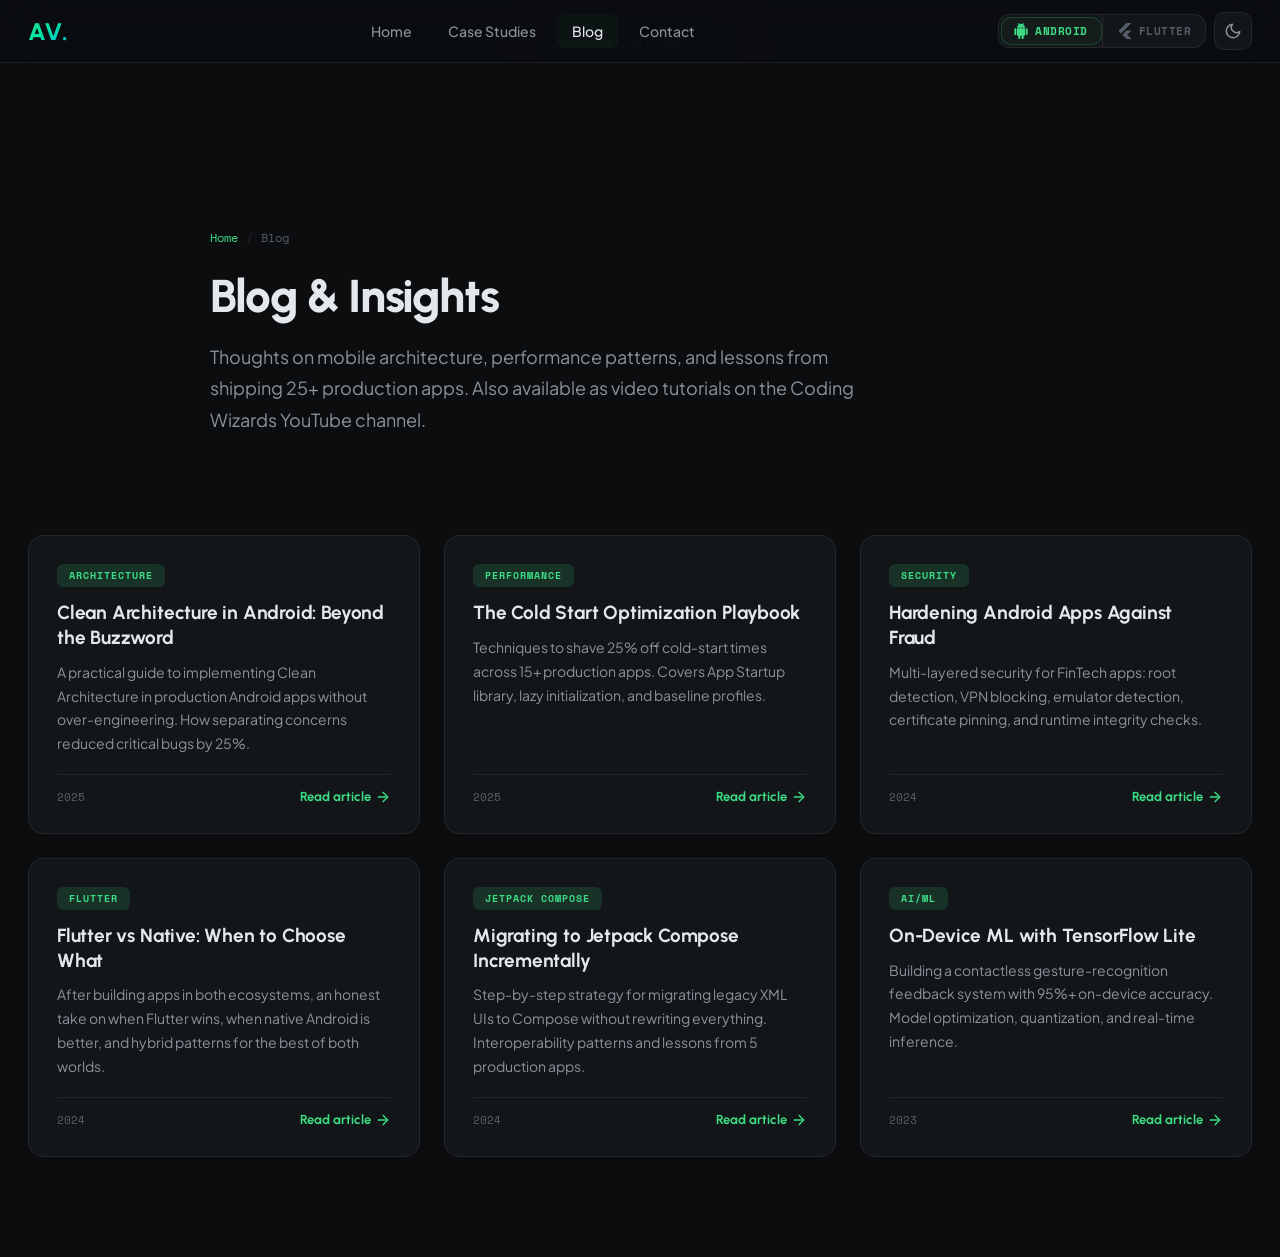
<file: blog/index.html>
<!DOCTYPE html>
<html lang="en"><head><meta charset="UTF-8"><meta name="viewport" content="width=device-width,initial-scale=1.0">
<title>Blog & Insights | Akash Verma — Android & Flutter Developer</title>
<meta name="description" content="Technical articles on Android architecture, Flutter development, mobile performance optimization, security, and machine learning by Akash Verma.">
<meta name="author" content="Akash Verma"><link rel="canonical" href="https://akash.cloudemy.in/blog/">
<meta property="og:title" content="Blog & Insights | Akash Verma"><meta property="og:type" content="website">
<link rel="preconnect" href="https://fonts.googleapis.com"><link rel="preconnect" href="https://fonts.gstatic.com" crossorigin>
<link href="https://fonts.googleapis.com/css2?family=Urbanist:wght@400;500;600;700;800;900&family=Space+Mono:wght@400;700&family=Plus+Jakarta+Sans:wght@300;400;500;600;700;800&display=swap" rel="stylesheet">
<link rel="stylesheet" href="../css/shared.css"></head>
<body class="android-dark"><script src="../js/shared.js"></script><script>injectNav('blog');</script>

<header class="page-hero">
  <div class="page-hero-inner">
    <div class="page-breadcrumb"><a href="/">Home</a><span class="sep">/</span><span>Blog</span></div>
    <h1>Blog & Insights</h1>
    <p class="page-hero-desc">Thoughts on mobile architecture, performance patterns, and lessons from shipping 25+ production apps. Also available as video tutorials on the Coding Wizards YouTube channel.</p>
  </div>
</header>

<div class="listing-section">
  <div class="listing-inner">
    <div class="listing-grid">

      <a href="clean-architecture-android/" class="listing-card">
        <span class="listing-card-badge">Architecture</span>
        <h3>Clean Architecture in Android: Beyond the Buzzword</h3>
        <p>A practical guide to implementing Clean Architecture in production Android apps without over-engineering. How separating concerns reduced critical bugs by 25%.</p>
        <div class="listing-card-footer">
          <span class="listing-card-date">2025</span>
          <span class="listing-card-link">Read article <svg viewBox="0 0 24 24" fill="none" stroke="currentColor" stroke-width="2" stroke-linecap="round" stroke-linejoin="round"><line x1="5" y1="12" x2="19" y2="12"/><polyline points="12 5 19 12 12 19"/></svg></span>
        </div>
      </a>

      <a href="cold-start-optimization/" class="listing-card">
        <span class="listing-card-badge">Performance</span>
        <h3>The Cold Start Optimization Playbook</h3>
        <p>Techniques to shave 25% off cold-start times across 15+ production apps. Covers App Startup library, lazy initialization, and baseline profiles.</p>
        <div class="listing-card-footer">
          <span class="listing-card-date">2025</span>
          <span class="listing-card-link">Read article <svg viewBox="0 0 24 24" fill="none" stroke="currentColor" stroke-width="2" stroke-linecap="round" stroke-linejoin="round"><line x1="5" y1="12" x2="19" y2="12"/><polyline points="12 5 19 12 12 19"/></svg></span>
        </div>
      </a>

      <a href="android-security-hardening/" class="listing-card">
        <span class="listing-card-badge">Security</span>
        <h3>Hardening Android Apps Against Fraud</h3>
        <p>Multi-layered security for FinTech apps: root detection, VPN blocking, emulator detection, certificate pinning, and runtime integrity checks.</p>
        <div class="listing-card-footer">
          <span class="listing-card-date">2024</span>
          <span class="listing-card-link">Read article <svg viewBox="0 0 24 24" fill="none" stroke="currentColor" stroke-width="2" stroke-linecap="round" stroke-linejoin="round"><line x1="5" y1="12" x2="19" y2="12"/><polyline points="12 5 19 12 12 19"/></svg></span>
        </div>
      </a>

      <a href="flutter-vs-native/" class="listing-card">
        <span class="listing-card-badge">Flutter</span>
        <h3>Flutter vs Native: When to Choose What</h3>
        <p>After building apps in both ecosystems, an honest take on when Flutter wins, when native Android is better, and hybrid patterns for the best of both worlds.</p>
        <div class="listing-card-footer">
          <span class="listing-card-date">2024</span>
          <span class="listing-card-link">Read article <svg viewBox="0 0 24 24" fill="none" stroke="currentColor" stroke-width="2" stroke-linecap="round" stroke-linejoin="round"><line x1="5" y1="12" x2="19" y2="12"/><polyline points="12 5 19 12 12 19"/></svg></span>
        </div>
      </a>

      <a href="jetpack-compose-migration/" class="listing-card">
        <span class="listing-card-badge">Jetpack Compose</span>
        <h3>Migrating to Jetpack Compose Incrementally</h3>
        <p>Step-by-step strategy for migrating legacy XML UIs to Compose without rewriting everything. Interoperability patterns and lessons from 5 production apps.</p>
        <div class="listing-card-footer">
          <span class="listing-card-date">2024</span>
          <span class="listing-card-link">Read article <svg viewBox="0 0 24 24" fill="none" stroke="currentColor" stroke-width="2" stroke-linecap="round" stroke-linejoin="round"><line x1="5" y1="12" x2="19" y2="12"/><polyline points="12 5 19 12 12 19"/></svg></span>
        </div>
      </a>

      <a href="on-device-ml-tensorflow/" class="listing-card">
        <span class="listing-card-badge">AI/ML</span>
        <h3>On-Device ML with TensorFlow Lite</h3>
        <p>Building a contactless gesture-recognition feedback system with 95%+ on-device accuracy. Model optimization, quantization, and real-time inference.</p>
        <div class="listing-card-footer">
          <span class="listing-card-date">2023</span>
          <span class="listing-card-link">Read article <svg viewBox="0 0 24 24" fill="none" stroke="currentColor" stroke-width="2" stroke-linecap="round" stroke-linejoin="round"><line x1="5" y1="12" x2="19" y2="12"/><polyline points="12 5 19 12 12 19"/></svg></span>
        </div>
      </a>

    </div>
  </div>
</div>

</body></html>
</file>
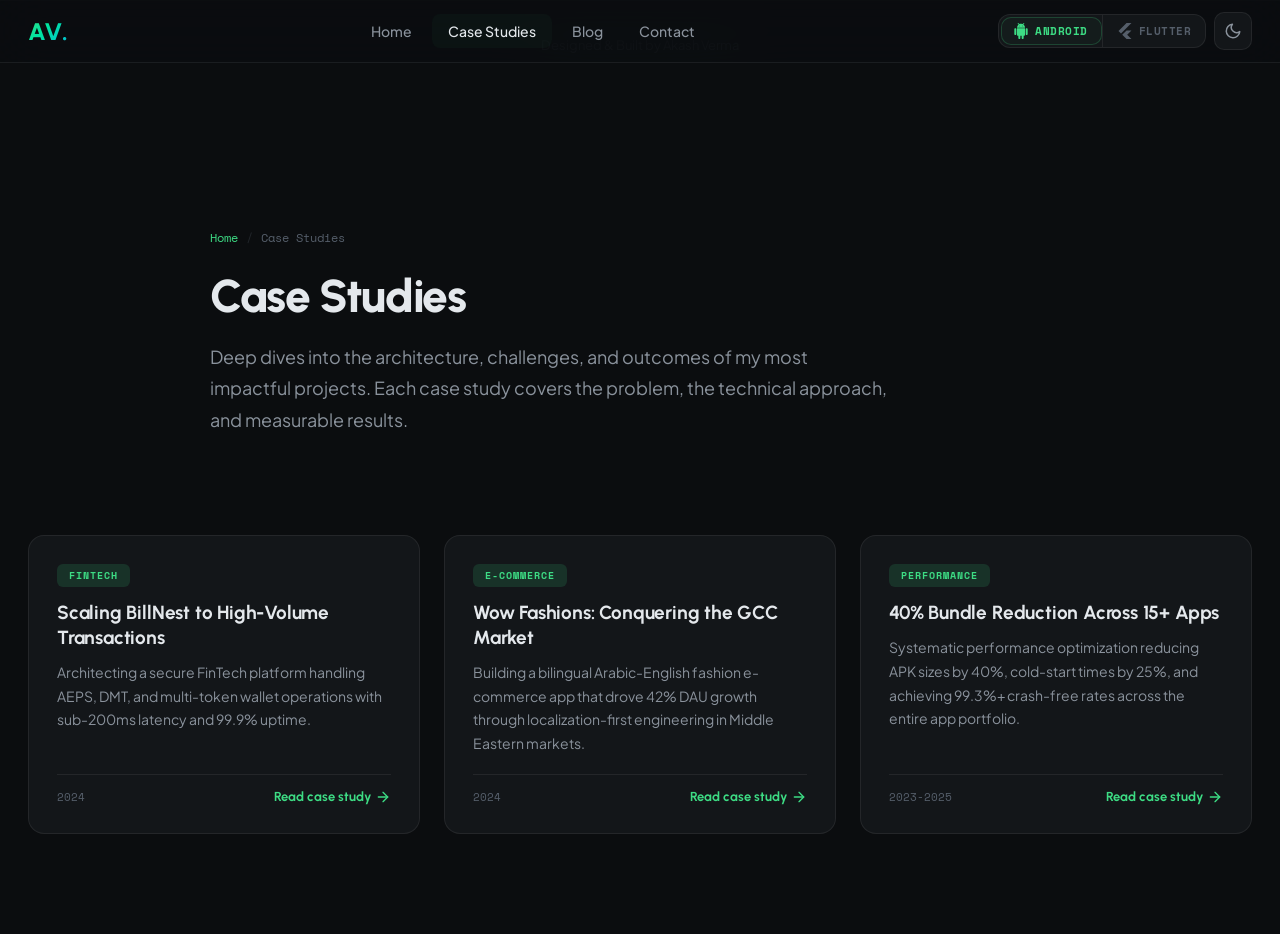
<file: case-studies/index.html>
<!DOCTYPE html>
<html lang="en"><head><meta charset="UTF-8"><meta name="viewport" content="width=device-width,initial-scale=1.0">
<title>Case Studies | Akash Verma — Android & Flutter Developer</title>
<meta name="description" content="In-depth case studies on FinTech architecture, e-commerce localization, and Android performance optimization by Akash Verma.">
<meta name="author" content="Akash Verma"><link rel="canonical" href="https://akash.cloudemy.in/case-studies/">
<meta property="og:title" content="Case Studies | Akash Verma"><meta property="og:type" content="website">
<link rel="preconnect" href="https://fonts.googleapis.com"><link rel="preconnect" href="https://fonts.gstatic.com" crossorigin>
<link href="https://fonts.googleapis.com/css2?family=Urbanist:wght@400;500;600;700;800;900&family=Space+Mono:wght@400;700&family=Plus+Jakarta+Sans:wght@300;400;500;600;700;800&display=swap" rel="stylesheet">
<link rel="stylesheet" href="../css/shared.css"></head>
<body class="android-dark"><script src="../js/shared.js"></script><script>injectNav('case-studies');</script>

<header class="page-hero">
  <div class="page-hero-inner">
    <div class="page-breadcrumb"><a href="/">Home</a><span class="sep">/</span><span>Case Studies</span></div>
    <h1>Case Studies</h1>
    <p class="page-hero-desc">Deep dives into the architecture, challenges, and outcomes of my most impactful projects. Each case study covers the problem, the technical approach, and measurable results.</p>
  </div>
</header>

<div class="listing-section">
  <div class="listing-inner">
    <div class="listing-grid">

      <a href="billnest/" class="listing-card">
        <span class="listing-card-badge">FinTech</span>
        <h3>Scaling BillNest to High-Volume Transactions</h3>
        <p>Architecting a secure FinTech platform handling AEPS, DMT, and multi-token wallet operations with sub-200ms latency and 99.9% uptime.</p>
        <div class="listing-card-footer">
          <span class="listing-card-date">2024</span>
          <span class="listing-card-link">Read case study <svg viewBox="0 0 24 24" fill="none" stroke="currentColor" stroke-width="2" stroke-linecap="round" stroke-linejoin="round"><line x1="5" y1="12" x2="19" y2="12"/><polyline points="12 5 19 12 12 19"/></svg></span>
        </div>
      </a>

      <a href="wow-fashions/" class="listing-card">
        <span class="listing-card-badge">E-commerce</span>
        <h3>Wow Fashions: Conquering the GCC Market</h3>
        <p>Building a bilingual Arabic-English fashion e-commerce app that drove 42% DAU growth through localization-first engineering in Middle Eastern markets.</p>
        <div class="listing-card-footer">
          <span class="listing-card-date">2024</span>
          <span class="listing-card-link">Read case study <svg viewBox="0 0 24 24" fill="none" stroke="currentColor" stroke-width="2" stroke-linecap="round" stroke-linejoin="round"><line x1="5" y1="12" x2="19" y2="12"/><polyline points="12 5 19 12 12 19"/></svg></span>
        </div>
      </a>

      <a href="performance-optimization/" class="listing-card">
        <span class="listing-card-badge">Performance</span>
        <h3>40% Bundle Reduction Across 15+ Apps</h3>
        <p>Systematic performance optimization reducing APK sizes by 40%, cold-start times by 25%, and achieving 99.3%+ crash-free rates across the entire app portfolio.</p>
        <div class="listing-card-footer">
          <span class="listing-card-date">2023-2025</span>
          <span class="listing-card-link">Read case study <svg viewBox="0 0 24 24" fill="none" stroke="currentColor" stroke-width="2" stroke-linecap="round" stroke-linejoin="round"><line x1="5" y1="12" x2="19" y2="12"/><polyline points="12 5 19 12 12 19"/></svg></span>
        </div>
      </a>

    </div>
  </div>
</div>

</body></html>
</file>
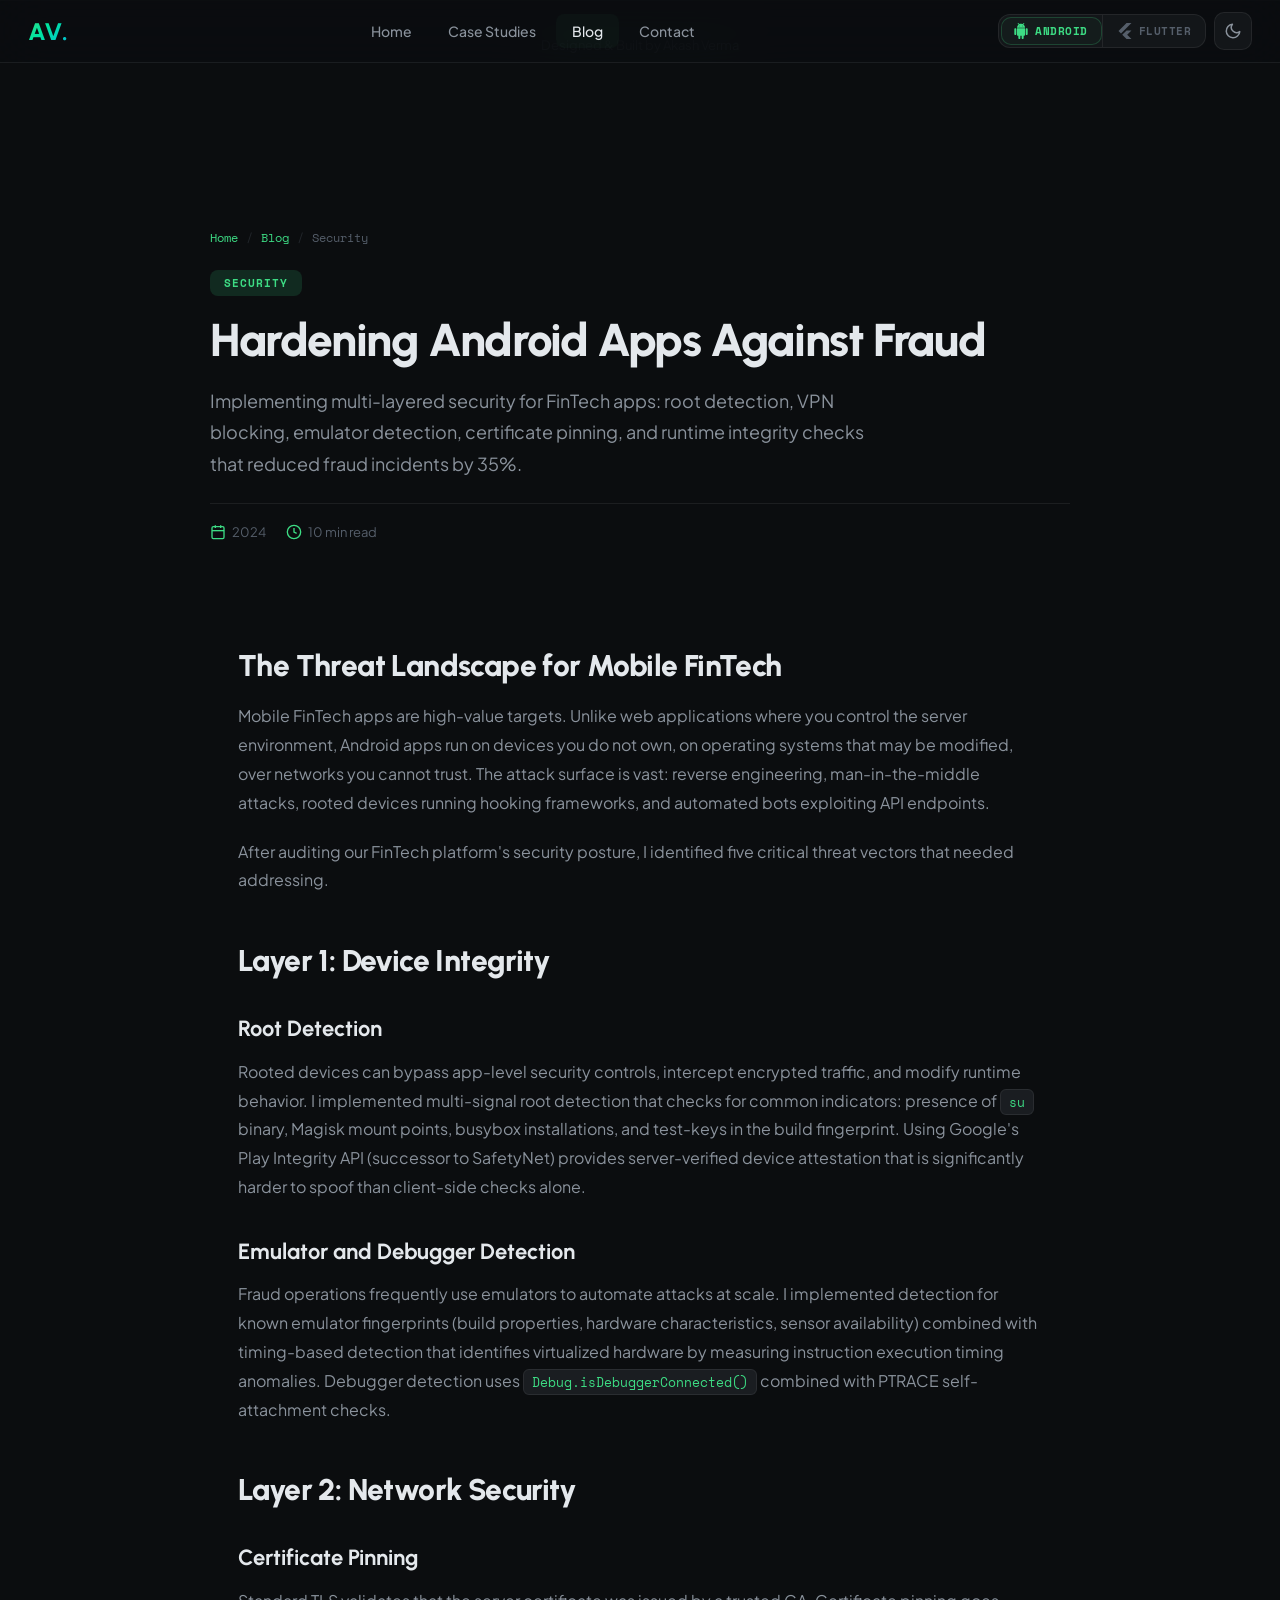
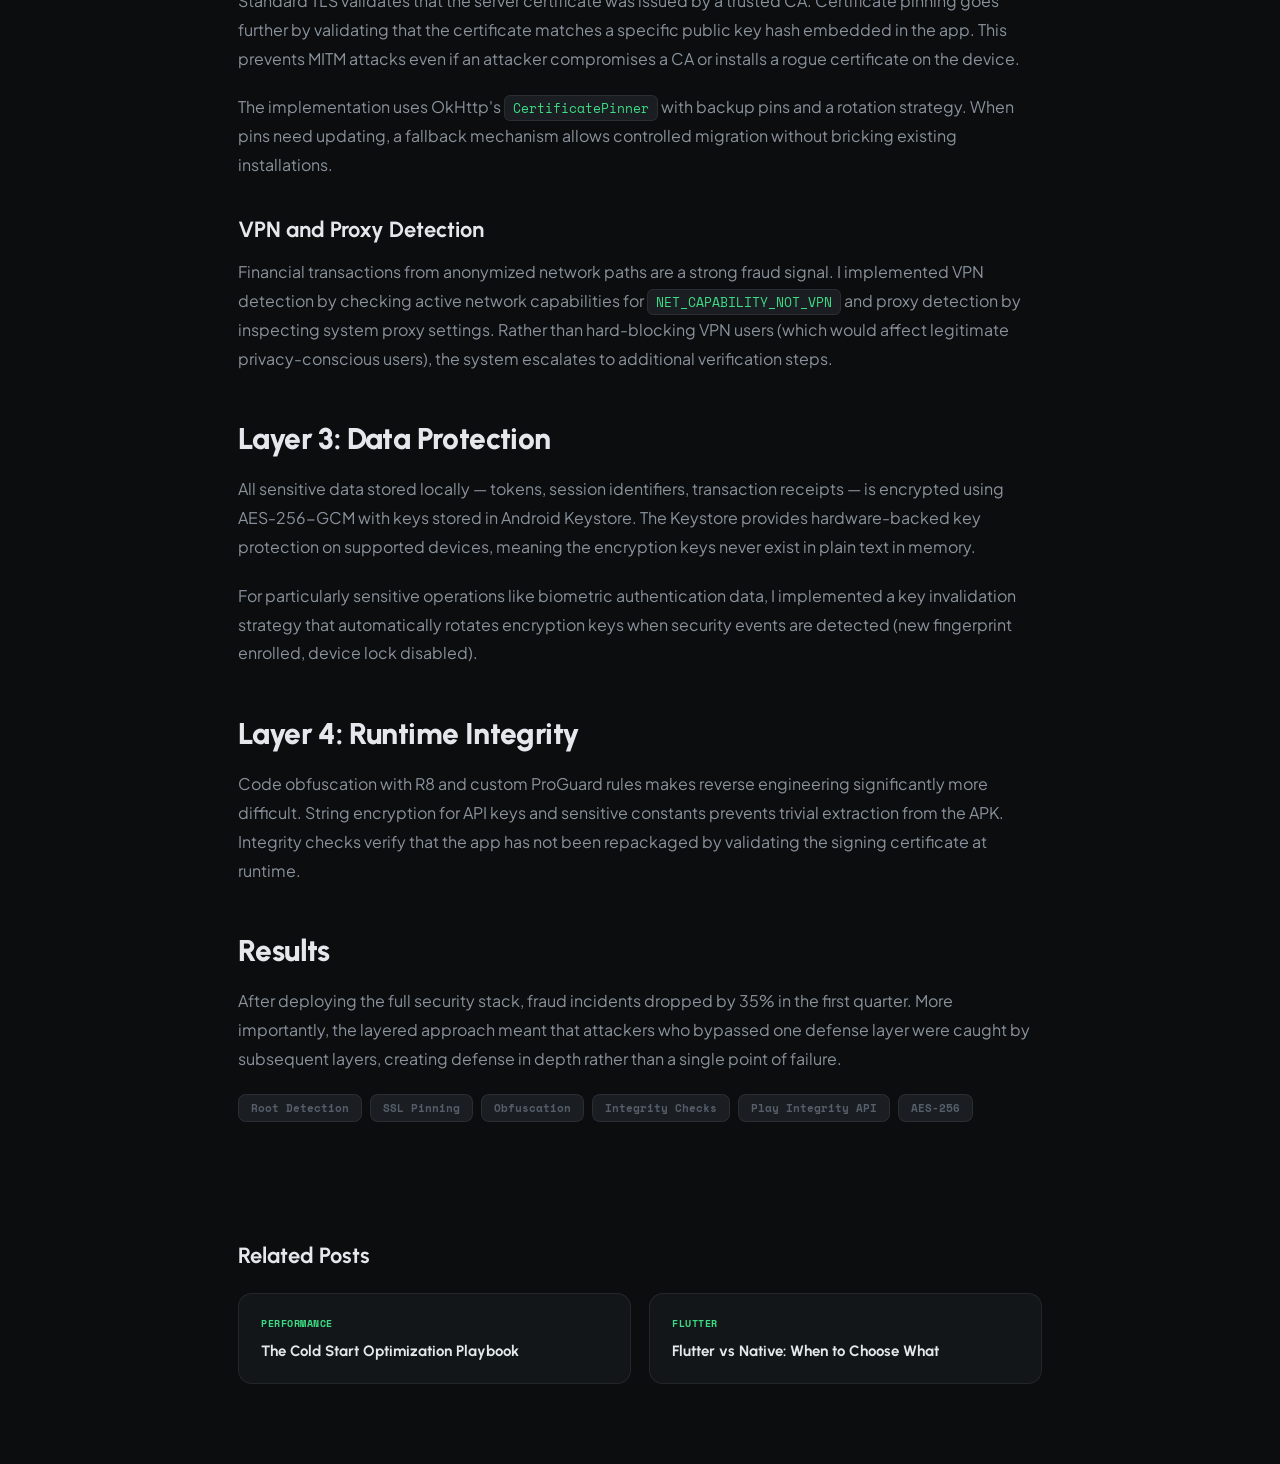
<file: blog/android-security-hardening/index.html>
<!DOCTYPE html>
<html lang="en"><head><meta charset="UTF-8"><meta name="viewport" content="width=device-width,initial-scale=1.0">
<title>Hardening Android Apps Against Fraud | Akash Verma</title>
<meta name="description" content="Multi-layered security for FinTech apps: root detection, VPN blocking, emulator detection, certificate pinning, and runtime integrity checks.">
<meta name="author" content="Akash Verma"><link rel="canonical" href="https://akash.cloudemy.in/blog/android-security-hardening/">
<meta property="og:title" content="Hardening Android Apps Against Fraud | Akash Verma"><meta property="og:type" content="article">
<link rel="preconnect" href="https://fonts.googleapis.com"><link rel="preconnect" href="https://fonts.gstatic.com" crossorigin>
<link href="https://fonts.googleapis.com/css2?family=Urbanist:wght@400;500;600;700;800;900&family=Space+Mono:wght@400;700&family=Plus+Jakarta+Sans:wght@300;400;500;600;700;800&display=swap" rel="stylesheet">
<link rel="stylesheet" href="../../css/shared.css"></head>
<body class="android-dark"><script src="../../js/shared.js"></script><script>injectNav('blog');</script>
<header class="page-hero"><div class="page-hero-inner">
<div class="page-breadcrumb"><a href="/">Home</a><span class="sep">/</span><a href="../">Blog</a><span class="sep">/</span><span>Security</span></div>
<span class="page-hero-badge">Security</span>
<h1>Hardening Android Apps Against Fraud</h1>
<p class="page-hero-desc">Implementing multi-layered security for FinTech apps: root detection, VPN blocking, emulator detection, certificate pinning, and runtime integrity checks that reduced fraud incidents by 35%.</p>
<div class="page-hero-meta"><span class="page-hero-meta-item"><svg viewBox="0 0 24 24" fill="none" stroke="currentColor" stroke-width="2"><rect x="3" y="4" width="18" height="18" rx="2"/><line x1="16" y1="2" x2="16" y2="6"/><line x1="8" y1="2" x2="8" y2="6"/><line x1="3" y1="10" x2="21" y2="10"/></svg> 2024</span><span class="page-hero-meta-item"><svg viewBox="0 0 24 24" fill="none" stroke="currentColor" stroke-width="2"><circle cx="12" cy="12" r="10"/><polyline points="12 6 12 12 16 14"/></svg> 10 min read</span></div>
</div></header>

<article class="article-wrap">
  <h2>The Threat Landscape for Mobile FinTech</h2>
  <p>Mobile FinTech apps are high-value targets. Unlike web applications where you control the server environment, Android apps run on devices you do not own, on operating systems that may be modified, over networks you cannot trust. The attack surface is vast: reverse engineering, man-in-the-middle attacks, rooted devices running hooking frameworks, and automated bots exploiting API endpoints.</p>
  <p>After auditing our FinTech platform's security posture, I identified five critical threat vectors that needed addressing.</p>

  <h2>Layer 1: Device Integrity</h2>
  <h3>Root Detection</h3>
  <p>Rooted devices can bypass app-level security controls, intercept encrypted traffic, and modify runtime behavior. I implemented multi-signal root detection that checks for common indicators: presence of <code>su</code> binary, Magisk mount points, busybox installations, and test-keys in the build fingerprint. Using Google's Play Integrity API (successor to SafetyNet) provides server-verified device attestation that is significantly harder to spoof than client-side checks alone.</p>

  <h3>Emulator and Debugger Detection</h3>
  <p>Fraud operations frequently use emulators to automate attacks at scale. I implemented detection for known emulator fingerprints (build properties, hardware characteristics, sensor availability) combined with timing-based detection that identifies virtualized hardware by measuring instruction execution timing anomalies. Debugger detection uses <code>Debug.isDebuggerConnected()</code> combined with PTRACE self-attachment checks.</p>

  <h2>Layer 2: Network Security</h2>
  <h3>Certificate Pinning</h3>
  <p>Standard TLS validates that the server certificate was issued by a trusted CA. Certificate pinning goes further by validating that the certificate matches a specific public key hash embedded in the app. This prevents MITM attacks even if an attacker compromises a CA or installs a rogue certificate on the device.</p>
  <p>The implementation uses OkHttp's <code>CertificatePinner</code> with backup pins and a rotation strategy. When pins need updating, a fallback mechanism allows controlled migration without bricking existing installations.</p>

  <h3>VPN and Proxy Detection</h3>
  <p>Financial transactions from anonymized network paths are a strong fraud signal. I implemented VPN detection by checking active network capabilities for <code>NET_CAPABILITY_NOT_VPN</code> and proxy detection by inspecting system proxy settings. Rather than hard-blocking VPN users (which would affect legitimate privacy-conscious users), the system escalates to additional verification steps.</p>

  <h2>Layer 3: Data Protection</h2>
  <p>All sensitive data stored locally — tokens, session identifiers, transaction receipts — is encrypted using AES-256-GCM with keys stored in Android Keystore. The Keystore provides hardware-backed key protection on supported devices, meaning the encryption keys never exist in plain text in memory.</p>
  <p>For particularly sensitive operations like biometric authentication data, I implemented a key invalidation strategy that automatically rotates encryption keys when security events are detected (new fingerprint enrolled, device lock disabled).</p>

  <h2>Layer 4: Runtime Integrity</h2>
  <p>Code obfuscation with R8 and custom ProGuard rules makes reverse engineering significantly more difficult. String encryption for API keys and sensitive constants prevents trivial extraction from the APK. Integrity checks verify that the app has not been repackaged by validating the signing certificate at runtime.</p>

  <h2>Results</h2>
  <p>After deploying the full security stack, fraud incidents dropped by 35% in the first quarter. More importantly, the layered approach meant that attackers who bypassed one defense layer were caught by subsequent layers, creating defense in depth rather than a single point of failure.</p>

  <div class="tag-row"><span class="tag">Root Detection</span><span class="tag">SSL Pinning</span><span class="tag">Obfuscation</span><span class="tag">Integrity Checks</span><span class="tag">Play Integrity API</span><span class="tag">AES-256</span></div>
</article>

<div class="related-section"><h3 class="related-title">Related Posts</h3><div class="related-grid">
<a href="../cold-start-optimization/" class="related-card"><span class="related-card-badge">Performance</span><h4>The Cold Start Optimization Playbook</h4></a>
<a href="../flutter-vs-native/" class="related-card"><span class="related-card-badge">Flutter</span><h4>Flutter vs Native: When to Choose What</h4></a>
</div></div>
</body></html>
</file>
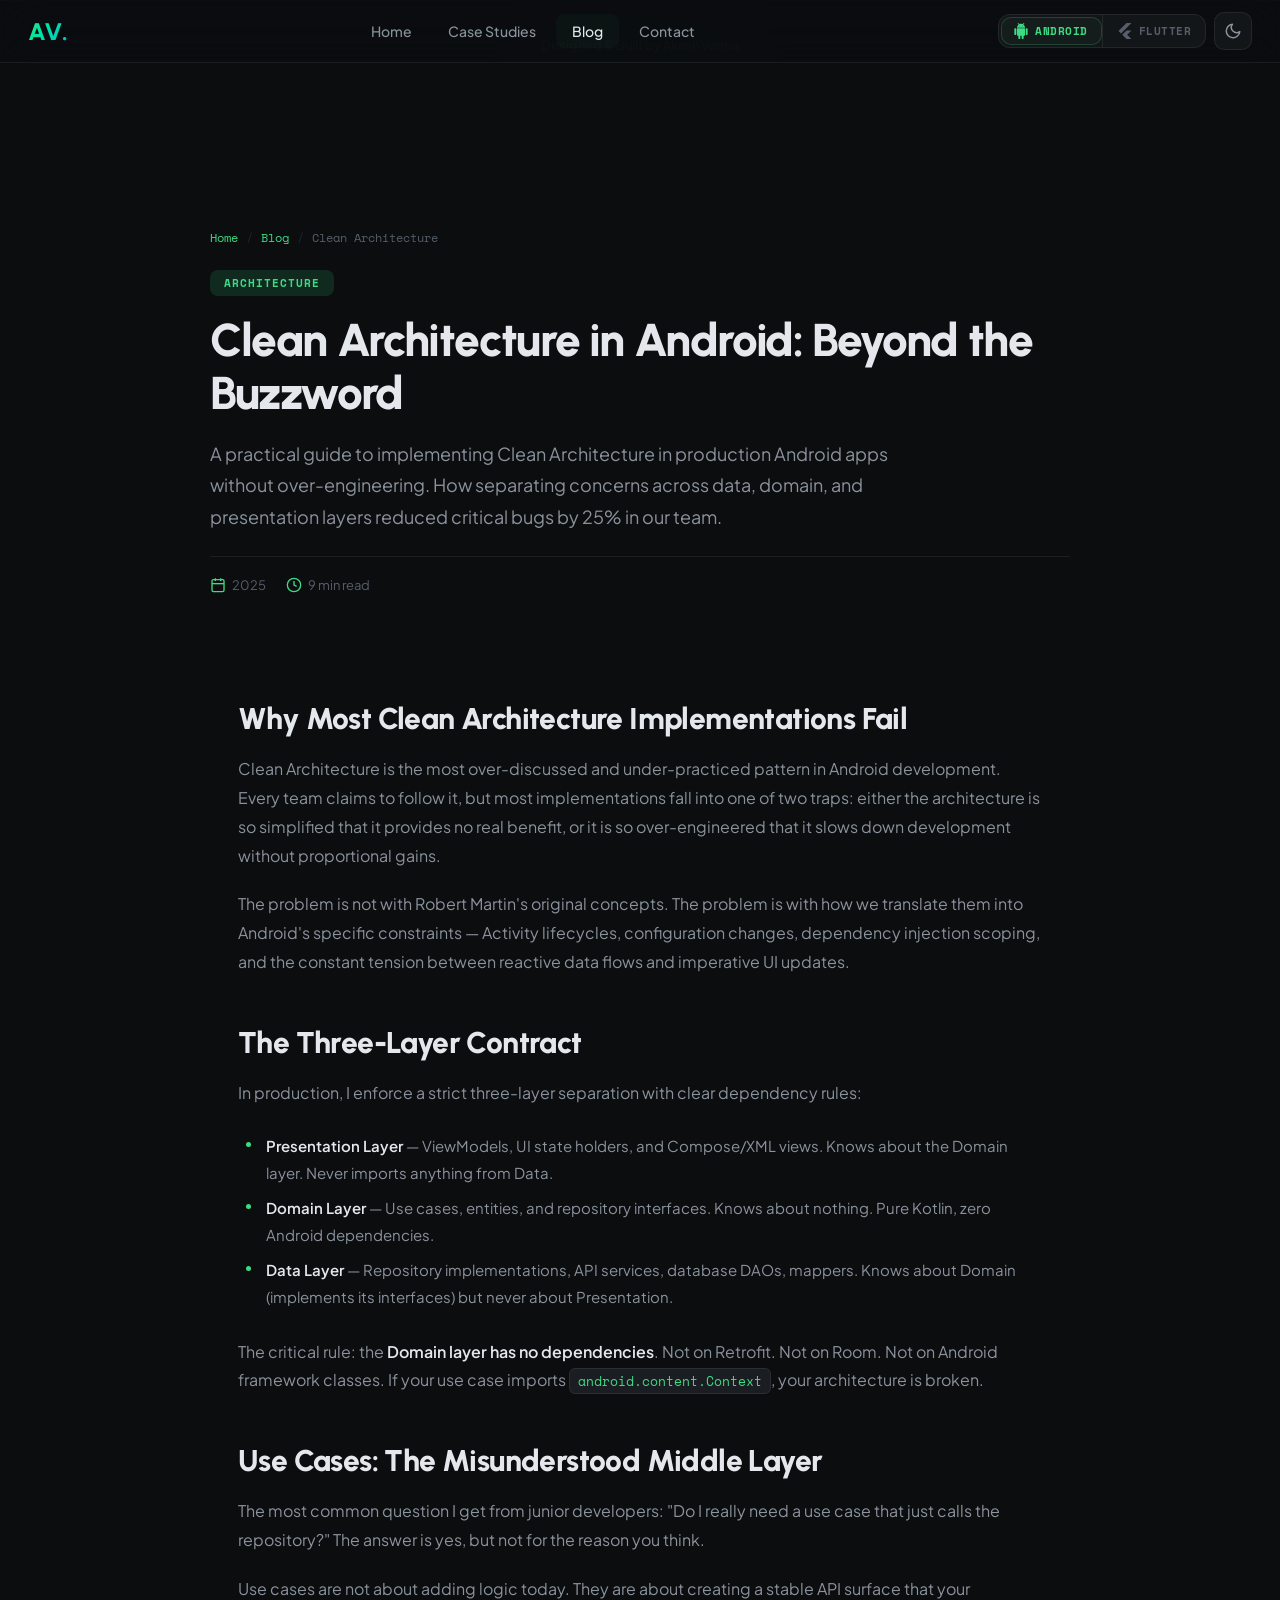
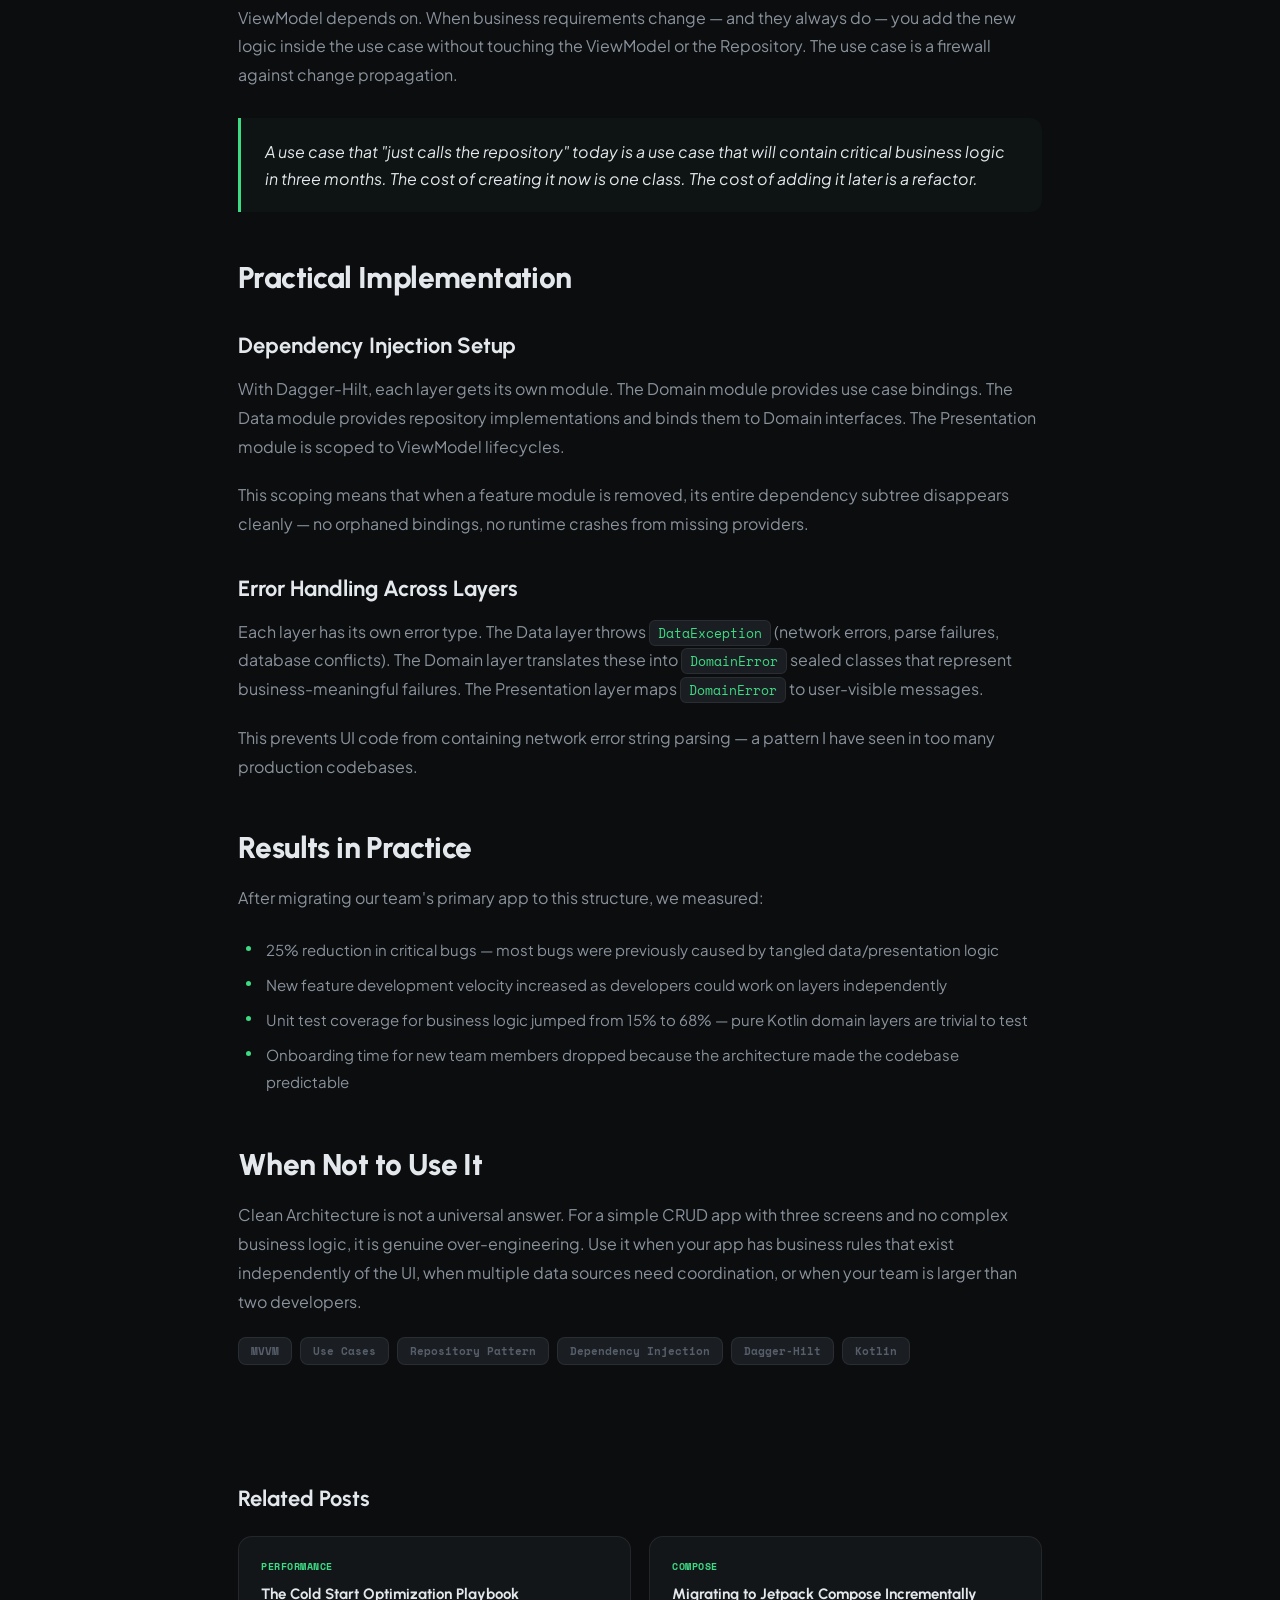
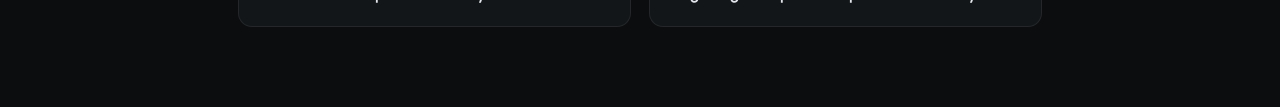
<file: blog/clean-architecture-android/index.html>
<!DOCTYPE html>
<html lang="en">
<head>
<meta charset="UTF-8">
<meta name="viewport" content="width=device-width, initial-scale=1.0">
<title>Clean Architecture in Android: Beyond the Buzzword | Akash Verma</title>
<meta name="description" content="A practical guide to implementing Clean Architecture in production Android apps without over-engineering. How separating concerns reduced critical bugs by 25%.">
<meta name="author" content="Akash Verma">
<link rel="canonical" href="https://akash.cloudemy.in/blog/clean-architecture-android/">
<meta property="og:title" content="Clean Architecture in Android | Akash Verma">
<meta property="og:type" content="article">
<link rel="preconnect" href="https://fonts.googleapis.com">
<link rel="preconnect" href="https://fonts.gstatic.com" crossorigin>
<link href="https://fonts.googleapis.com/css2?family=Urbanist:wght@400;500;600;700;800;900&family=Space+Mono:wght@400;700&family=Plus+Jakarta+Sans:wght@300;400;500;600;700;800&display=swap" rel="stylesheet">
<link rel="stylesheet" href="../../css/shared.css">
</head>
<body class="android-dark">
<script src="../../js/shared.js"></script>
<script>injectNav('blog');</script>

<header class="page-hero">
  <div class="page-hero-inner">
    <div class="page-breadcrumb"><a href="/">Home</a><span class="sep">/</span><a href="../">Blog</a><span class="sep">/</span><span>Clean Architecture</span></div>
    <span class="page-hero-badge">Architecture</span>
    <h1>Clean Architecture in Android: Beyond the Buzzword</h1>
    <p class="page-hero-desc">A practical guide to implementing Clean Architecture in production Android apps without over-engineering. How separating concerns across data, domain, and presentation layers reduced critical bugs by 25% in our team.</p>
    <div class="page-hero-meta">
      <span class="page-hero-meta-item"><svg viewBox="0 0 24 24" fill="none" stroke="currentColor" stroke-width="2"><rect x="3" y="4" width="18" height="18" rx="2"/><line x1="16" y1="2" x2="16" y2="6"/><line x1="8" y1="2" x2="8" y2="6"/><line x1="3" y1="10" x2="21" y2="10"/></svg> 2025</span>
      <span class="page-hero-meta-item"><svg viewBox="0 0 24 24" fill="none" stroke="currentColor" stroke-width="2"><circle cx="12" cy="12" r="10"/><polyline points="12 6 12 12 16 14"/></svg> 9 min read</span>
    </div>
  </div>
</header>

<article class="article-wrap">
  <h2>Why Most Clean Architecture Implementations Fail</h2>
  <p>Clean Architecture is the most over-discussed and under-practiced pattern in Android development. Every team claims to follow it, but most implementations fall into one of two traps: either the architecture is so simplified that it provides no real benefit, or it is so over-engineered that it slows down development without proportional gains.</p>
  <p>The problem is not with Robert Martin's original concepts. The problem is with how we translate them into Android's specific constraints — Activity lifecycles, configuration changes, dependency injection scoping, and the constant tension between reactive data flows and imperative UI updates.</p>

  <h2>The Three-Layer Contract</h2>
  <p>In production, I enforce a strict three-layer separation with clear dependency rules:</p>
  <ul>
    <li><strong>Presentation Layer</strong> — ViewModels, UI state holders, and Compose/XML views. Knows about the Domain layer. Never imports anything from Data.</li>
    <li><strong>Domain Layer</strong> — Use cases, entities, and repository interfaces. Knows about nothing. Pure Kotlin, zero Android dependencies.</li>
    <li><strong>Data Layer</strong> — Repository implementations, API services, database DAOs, mappers. Knows about Domain (implements its interfaces) but never about Presentation.</li>
  </ul>
  <p>The critical rule: the <strong>Domain layer has no dependencies</strong>. Not on Retrofit. Not on Room. Not on Android framework classes. If your use case imports <code>android.content.Context</code>, your architecture is broken.</p>

  <h2>Use Cases: The Misunderstood Middle Layer</h2>
  <p>The most common question I get from junior developers: "Do I really need a use case that just calls the repository?" The answer is yes, but not for the reason you think.</p>
  <p>Use cases are not about adding logic today. They are about creating a stable API surface that your ViewModel depends on. When business requirements change — and they always do — you add the new logic inside the use case without touching the ViewModel or the Repository. The use case is a firewall against change propagation.</p>
  <blockquote>A use case that "just calls the repository" today is a use case that will contain critical business logic in three months. The cost of creating it now is one class. The cost of adding it later is a refactor.</blockquote>

  <h2>Practical Implementation</h2>
  <h3>Dependency Injection Setup</h3>
  <p>With Dagger-Hilt, each layer gets its own module. The Domain module provides use case bindings. The Data module provides repository implementations and binds them to Domain interfaces. The Presentation module is scoped to ViewModel lifecycles.</p>
  <p>This scoping means that when a feature module is removed, its entire dependency subtree disappears cleanly — no orphaned bindings, no runtime crashes from missing providers.</p>

  <h3>Error Handling Across Layers</h3>
  <p>Each layer has its own error type. The Data layer throws <code>DataException</code> (network errors, parse failures, database conflicts). The Domain layer translates these into <code>DomainError</code> sealed classes that represent business-meaningful failures. The Presentation layer maps <code>DomainError</code> to user-visible messages.</p>
  <p>This prevents UI code from containing network error string parsing — a pattern I have seen in too many production codebases.</p>

  <h2>Results in Practice</h2>
  <p>After migrating our team's primary app to this structure, we measured:</p>
  <ul>
    <li>25% reduction in critical bugs — most bugs were previously caused by tangled data/presentation logic</li>
    <li>New feature development velocity increased as developers could work on layers independently</li>
    <li>Unit test coverage for business logic jumped from 15% to 68% — pure Kotlin domain layers are trivial to test</li>
    <li>Onboarding time for new team members dropped because the architecture made the codebase predictable</li>
  </ul>

  <h2>When Not to Use It</h2>
  <p>Clean Architecture is not a universal answer. For a simple CRUD app with three screens and no complex business logic, it is genuine over-engineering. Use it when your app has business rules that exist independently of the UI, when multiple data sources need coordination, or when your team is larger than two developers.</p>

  <div class="tag-row">
    <span class="tag">MVVM</span><span class="tag">Use Cases</span><span class="tag">Repository Pattern</span>
    <span class="tag">Dependency Injection</span><span class="tag">Dagger-Hilt</span><span class="tag">Kotlin</span>
  </div>
</article>

<div class="related-section">
  <h3 class="related-title">Related Posts</h3>
  <div class="related-grid">
    <a href="../cold-start-optimization/" class="related-card"><span class="related-card-badge">Performance</span><h4>The Cold Start Optimization Playbook</h4></a>
    <a href="../jetpack-compose-migration/" class="related-card"><span class="related-card-badge">Compose</span><h4>Migrating to Jetpack Compose Incrementally</h4></a>
  </div>
</div>
</body>
</html>
</file>
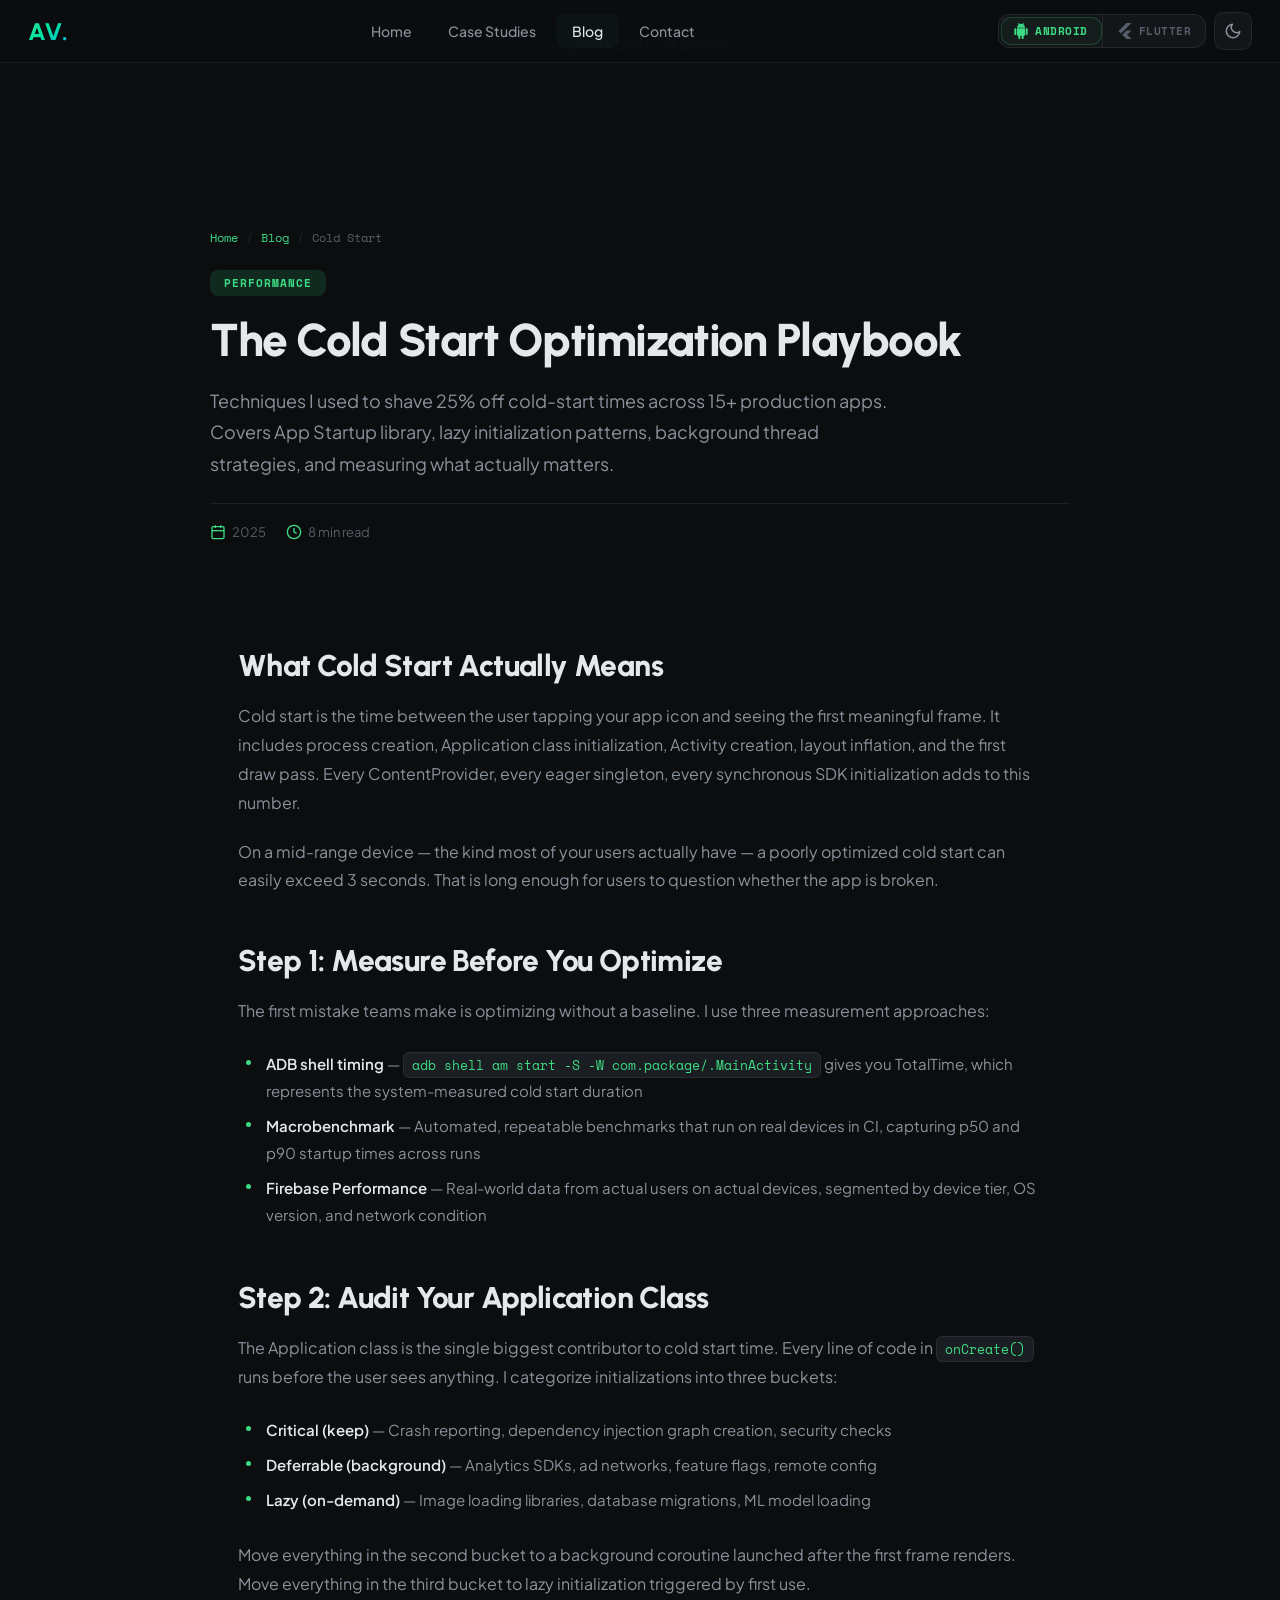
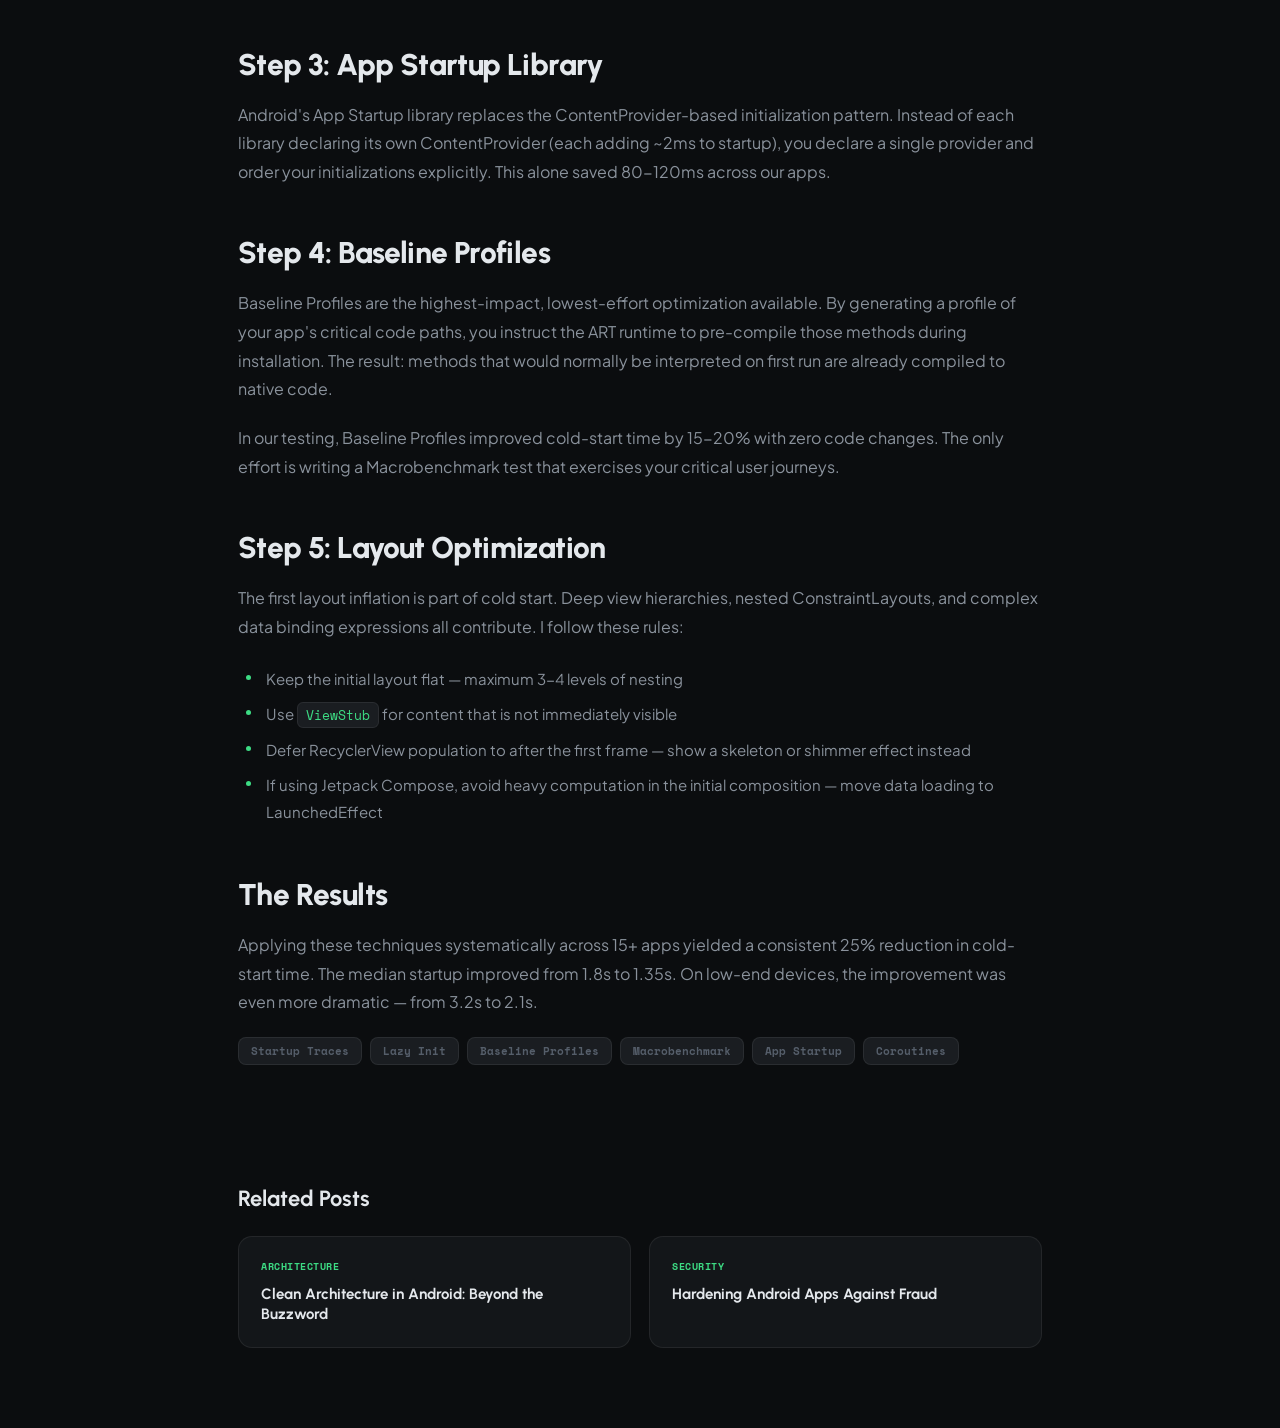
<file: blog/cold-start-optimization/index.html>
<!DOCTYPE html>
<html lang="en"><head><meta charset="UTF-8"><meta name="viewport" content="width=device-width,initial-scale=1.0">
<title>The Cold Start Optimization Playbook | Akash Verma</title>
<meta name="description" content="Techniques to shave 25% off cold-start times across 15+ production Android apps. Covers App Startup library, lazy initialization, and baseline profiles.">
<meta name="author" content="Akash Verma"><link rel="canonical" href="https://akash.cloudemy.in/blog/cold-start-optimization/">
<meta property="og:title" content="Cold Start Optimization Playbook | Akash Verma"><meta property="og:type" content="article">
<link rel="preconnect" href="https://fonts.googleapis.com"><link rel="preconnect" href="https://fonts.gstatic.com" crossorigin>
<link href="https://fonts.googleapis.com/css2?family=Urbanist:wght@400;500;600;700;800;900&family=Space+Mono:wght@400;700&family=Plus+Jakarta+Sans:wght@300;400;500;600;700;800&display=swap" rel="stylesheet">
<link rel="stylesheet" href="../../css/shared.css"></head>
<body class="android-dark"><script src="../../js/shared.js"></script><script>injectNav('blog');</script>
<header class="page-hero"><div class="page-hero-inner">
<div class="page-breadcrumb"><a href="/">Home</a><span class="sep">/</span><a href="../">Blog</a><span class="sep">/</span><span>Cold Start</span></div>
<span class="page-hero-badge">Performance</span>
<h1>The Cold Start Optimization Playbook</h1>
<p class="page-hero-desc">Techniques I used to shave 25% off cold-start times across 15+ production apps. Covers App Startup library, lazy initialization patterns, background thread strategies, and measuring what actually matters.</p>
<div class="page-hero-meta"><span class="page-hero-meta-item"><svg viewBox="0 0 24 24" fill="none" stroke="currentColor" stroke-width="2"><rect x="3" y="4" width="18" height="18" rx="2"/><line x1="16" y1="2" x2="16" y2="6"/><line x1="8" y1="2" x2="8" y2="6"/><line x1="3" y1="10" x2="21" y2="10"/></svg> 2025</span><span class="page-hero-meta-item"><svg viewBox="0 0 24 24" fill="none" stroke="currentColor" stroke-width="2"><circle cx="12" cy="12" r="10"/><polyline points="12 6 12 12 16 14"/></svg> 8 min read</span></div>
</div></header>

<article class="article-wrap">
  <h2>What Cold Start Actually Means</h2>
  <p>Cold start is the time between the user tapping your app icon and seeing the first meaningful frame. It includes process creation, Application class initialization, Activity creation, layout inflation, and the first draw pass. Every ContentProvider, every eager singleton, every synchronous SDK initialization adds to this number.</p>
  <p>On a mid-range device — the kind most of your users actually have — a poorly optimized cold start can easily exceed 3 seconds. That is long enough for users to question whether the app is broken.</p>

  <h2>Step 1: Measure Before You Optimize</h2>
  <p>The first mistake teams make is optimizing without a baseline. I use three measurement approaches:</p>
  <ul>
    <li><strong>ADB shell timing</strong> — <code>adb shell am start -S -W com.package/.MainActivity</code> gives you TotalTime, which represents the system-measured cold start duration</li>
    <li><strong>Macrobenchmark</strong> — Automated, repeatable benchmarks that run on real devices in CI, capturing p50 and p90 startup times across runs</li>
    <li><strong>Firebase Performance</strong> — Real-world data from actual users on actual devices, segmented by device tier, OS version, and network condition</li>
  </ul>

  <h2>Step 2: Audit Your Application Class</h2>
  <p>The Application class is the single biggest contributor to cold start time. Every line of code in <code>onCreate()</code> runs before the user sees anything. I categorize initializations into three buckets:</p>
  <ul>
    <li><strong>Critical (keep)</strong> — Crash reporting, dependency injection graph creation, security checks</li>
    <li><strong>Deferrable (background)</strong> — Analytics SDKs, ad networks, feature flags, remote config</li>
    <li><strong>Lazy (on-demand)</strong> — Image loading libraries, database migrations, ML model loading</li>
  </ul>
  <p>Move everything in the second bucket to a background coroutine launched after the first frame renders. Move everything in the third bucket to lazy initialization triggered by first use.</p>

  <h2>Step 3: App Startup Library</h2>
  <p>Android's App Startup library replaces the ContentProvider-based initialization pattern. Instead of each library declaring its own ContentProvider (each adding ~2ms to startup), you declare a single provider and order your initializations explicitly. This alone saved 80-120ms across our apps.</p>

  <h2>Step 4: Baseline Profiles</h2>
  <p>Baseline Profiles are the highest-impact, lowest-effort optimization available. By generating a profile of your app's critical code paths, you instruct the ART runtime to pre-compile those methods during installation. The result: methods that would normally be interpreted on first run are already compiled to native code.</p>
  <p>In our testing, Baseline Profiles improved cold-start time by 15-20% with zero code changes. The only effort is writing a Macrobenchmark test that exercises your critical user journeys.</p>

  <h2>Step 5: Layout Optimization</h2>
  <p>The first layout inflation is part of cold start. Deep view hierarchies, nested ConstraintLayouts, and complex data binding expressions all contribute. I follow these rules:</p>
  <ul>
    <li>Keep the initial layout flat — maximum 3-4 levels of nesting</li>
    <li>Use <code>ViewStub</code> for content that is not immediately visible</li>
    <li>Defer RecyclerView population to after the first frame — show a skeleton or shimmer effect instead</li>
    <li>If using Jetpack Compose, avoid heavy computation in the initial composition — move data loading to LaunchedEffect</li>
  </ul>

  <h2>The Results</h2>
  <p>Applying these techniques systematically across 15+ apps yielded a consistent 25% reduction in cold-start time. The median startup improved from 1.8s to 1.35s. On low-end devices, the improvement was even more dramatic — from 3.2s to 2.1s.</p>

  <div class="tag-row"><span class="tag">Startup Traces</span><span class="tag">Lazy Init</span><span class="tag">Baseline Profiles</span><span class="tag">Macrobenchmark</span><span class="tag">App Startup</span><span class="tag">Coroutines</span></div>
</article>

<div class="related-section"><h3 class="related-title">Related Posts</h3><div class="related-grid">
<a href="../clean-architecture-android/" class="related-card"><span class="related-card-badge">Architecture</span><h4>Clean Architecture in Android: Beyond the Buzzword</h4></a>
<a href="../android-security-hardening/" class="related-card"><span class="related-card-badge">Security</span><h4>Hardening Android Apps Against Fraud</h4></a>
</div></div>
</body></html>
</file>
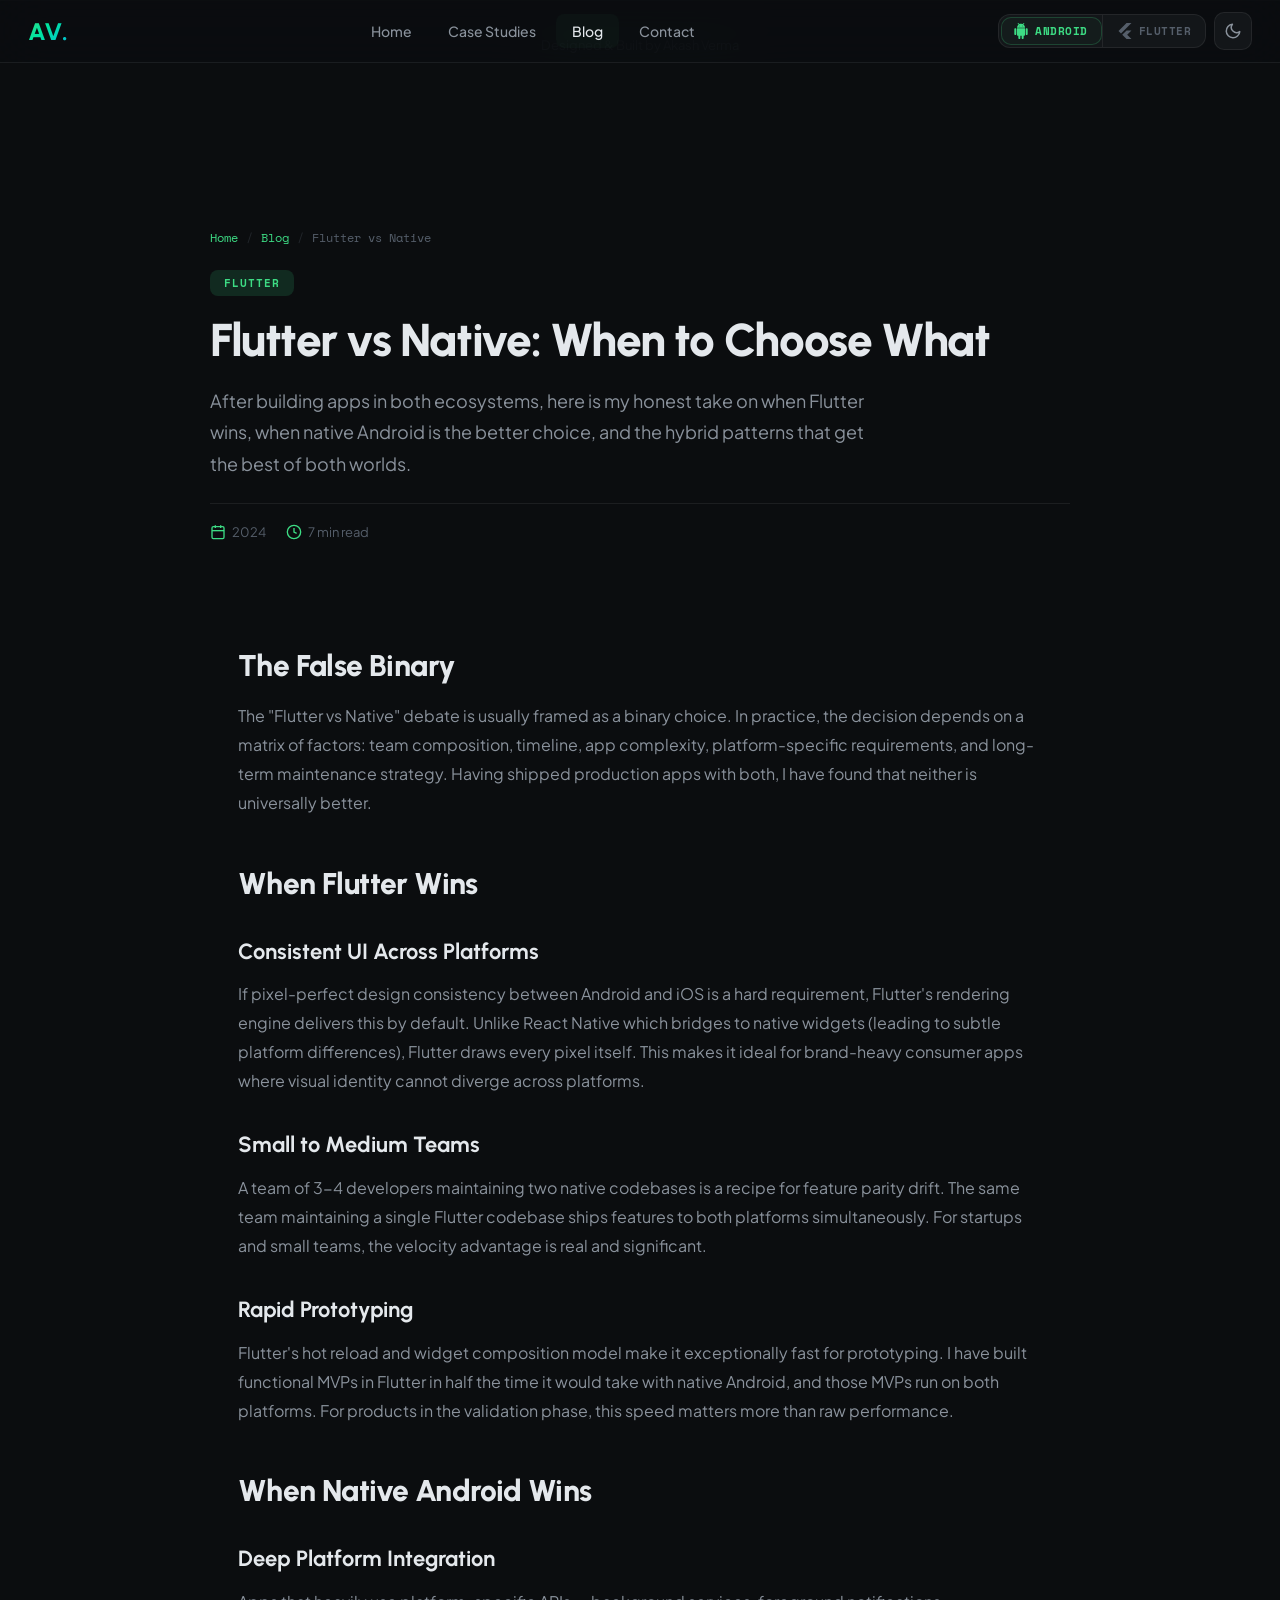
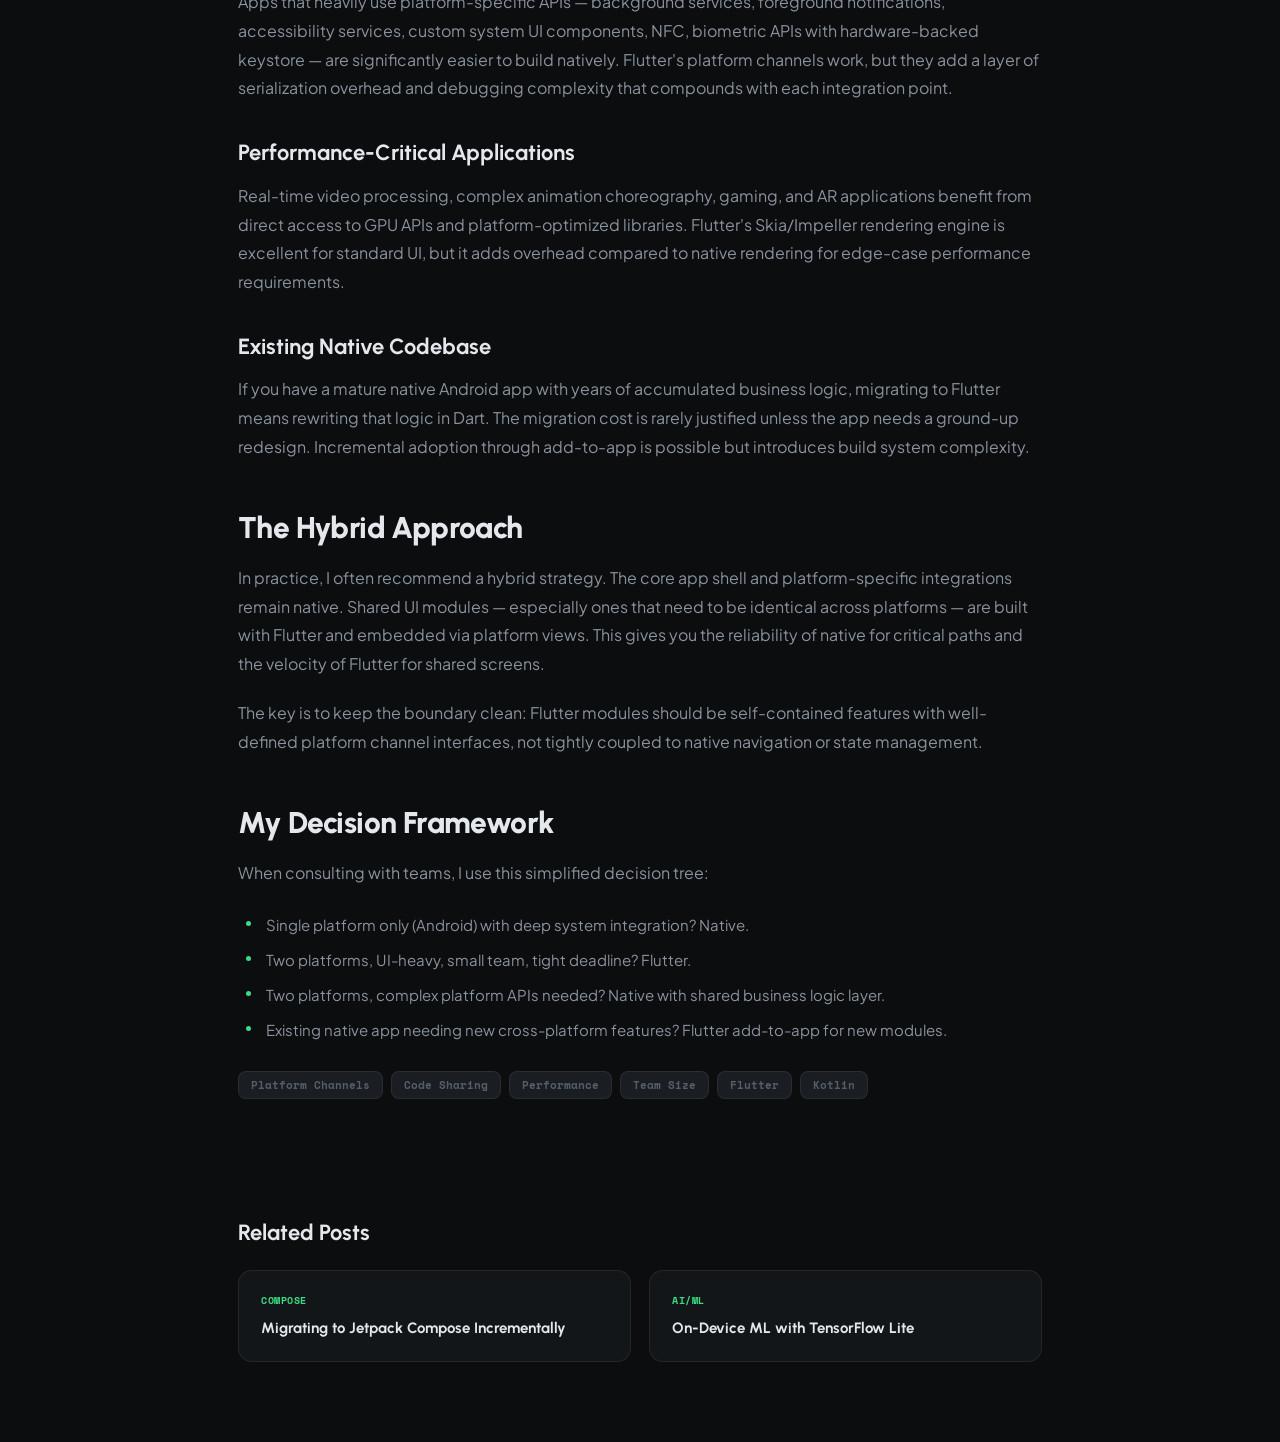
<file: blog/flutter-vs-native/index.html>
<!DOCTYPE html>
<html lang="en"><head><meta charset="UTF-8"><meta name="viewport" content="width=device-width,initial-scale=1.0">
<title>Flutter vs Native: When to Choose What | Akash Verma</title>
<meta name="description" content="After building apps in both ecosystems, an honest take on when Flutter wins, when native Android is better, and hybrid patterns that get the best of both.">
<meta name="author" content="Akash Verma"><link rel="canonical" href="https://akash.cloudemy.in/blog/flutter-vs-native/">
<meta property="og:title" content="Flutter vs Native: When to Choose What | Akash Verma"><meta property="og:type" content="article">
<link rel="preconnect" href="https://fonts.googleapis.com"><link rel="preconnect" href="https://fonts.gstatic.com" crossorigin>
<link href="https://fonts.googleapis.com/css2?family=Urbanist:wght@400;500;600;700;800;900&family=Space+Mono:wght@400;700&family=Plus+Jakarta+Sans:wght@300;400;500;600;700;800&display=swap" rel="stylesheet">
<link rel="stylesheet" href="../../css/shared.css"></head>
<body class="android-dark"><script src="../../js/shared.js"></script><script>injectNav('blog');</script>
<header class="page-hero"><div class="page-hero-inner">
<div class="page-breadcrumb"><a href="/">Home</a><span class="sep">/</span><a href="../">Blog</a><span class="sep">/</span><span>Flutter vs Native</span></div>
<span class="page-hero-badge">Flutter</span>
<h1>Flutter vs Native: When to Choose What</h1>
<p class="page-hero-desc">After building apps in both ecosystems, here is my honest take on when Flutter wins, when native Android is the better choice, and the hybrid patterns that get the best of both worlds.</p>
<div class="page-hero-meta"><span class="page-hero-meta-item"><svg viewBox="0 0 24 24" fill="none" stroke="currentColor" stroke-width="2"><rect x="3" y="4" width="18" height="18" rx="2"/><line x1="16" y1="2" x2="16" y2="6"/><line x1="8" y1="2" x2="8" y2="6"/><line x1="3" y1="10" x2="21" y2="10"/></svg> 2024</span><span class="page-hero-meta-item"><svg viewBox="0 0 24 24" fill="none" stroke="currentColor" stroke-width="2"><circle cx="12" cy="12" r="10"/><polyline points="12 6 12 12 16 14"/></svg> 7 min read</span></div>
</div></header>

<article class="article-wrap">
  <h2>The False Binary</h2>
  <p>The "Flutter vs Native" debate is usually framed as a binary choice. In practice, the decision depends on a matrix of factors: team composition, timeline, app complexity, platform-specific requirements, and long-term maintenance strategy. Having shipped production apps with both, I have found that neither is universally better.</p>

  <h2>When Flutter Wins</h2>
  <h3>Consistent UI Across Platforms</h3>
  <p>If pixel-perfect design consistency between Android and iOS is a hard requirement, Flutter's rendering engine delivers this by default. Unlike React Native which bridges to native widgets (leading to subtle platform differences), Flutter draws every pixel itself. This makes it ideal for brand-heavy consumer apps where visual identity cannot diverge across platforms.</p>

  <h3>Small to Medium Teams</h3>
  <p>A team of 3-4 developers maintaining two native codebases is a recipe for feature parity drift. The same team maintaining a single Flutter codebase ships features to both platforms simultaneously. For startups and small teams, the velocity advantage is real and significant.</p>

  <h3>Rapid Prototyping</h3>
  <p>Flutter's hot reload and widget composition model make it exceptionally fast for prototyping. I have built functional MVPs in Flutter in half the time it would take with native Android, and those MVPs run on both platforms. For products in the validation phase, this speed matters more than raw performance.</p>

  <h2>When Native Android Wins</h2>
  <h3>Deep Platform Integration</h3>
  <p>Apps that heavily use platform-specific APIs — background services, foreground notifications, accessibility services, custom system UI components, NFC, biometric APIs with hardware-backed keystore — are significantly easier to build natively. Flutter's platform channels work, but they add a layer of serialization overhead and debugging complexity that compounds with each integration point.</p>

  <h3>Performance-Critical Applications</h3>
  <p>Real-time video processing, complex animation choreography, gaming, and AR applications benefit from direct access to GPU APIs and platform-optimized libraries. Flutter's Skia/Impeller rendering engine is excellent for standard UI, but it adds overhead compared to native rendering for edge-case performance requirements.</p>

  <h3>Existing Native Codebase</h3>
  <p>If you have a mature native Android app with years of accumulated business logic, migrating to Flutter means rewriting that logic in Dart. The migration cost is rarely justified unless the app needs a ground-up redesign. Incremental adoption through add-to-app is possible but introduces build system complexity.</p>

  <h2>The Hybrid Approach</h2>
  <p>In practice, I often recommend a hybrid strategy. The core app shell and platform-specific integrations remain native. Shared UI modules — especially ones that need to be identical across platforms — are built with Flutter and embedded via platform views. This gives you the reliability of native for critical paths and the velocity of Flutter for shared screens.</p>
  <p>The key is to keep the boundary clean: Flutter modules should be self-contained features with well-defined platform channel interfaces, not tightly coupled to native navigation or state management.</p>

  <h2>My Decision Framework</h2>
  <p>When consulting with teams, I use this simplified decision tree:</p>
  <ul>
    <li>Single platform only (Android) with deep system integration? Native.</li>
    <li>Two platforms, UI-heavy, small team, tight deadline? Flutter.</li>
    <li>Two platforms, complex platform APIs needed? Native with shared business logic layer.</li>
    <li>Existing native app needing new cross-platform features? Flutter add-to-app for new modules.</li>
  </ul>

  <div class="tag-row"><span class="tag">Platform Channels</span><span class="tag">Code Sharing</span><span class="tag">Performance</span><span class="tag">Team Size</span><span class="tag">Flutter</span><span class="tag">Kotlin</span></div>
</article>

<div class="related-section"><h3 class="related-title">Related Posts</h3><div class="related-grid">
<a href="../jetpack-compose-migration/" class="related-card"><span class="related-card-badge">Compose</span><h4>Migrating to Jetpack Compose Incrementally</h4></a>
<a href="../on-device-ml-tensorflow/" class="related-card"><span class="related-card-badge">AI/ML</span><h4>On-Device ML with TensorFlow Lite</h4></a>
</div></div>
</body></html>
</file>
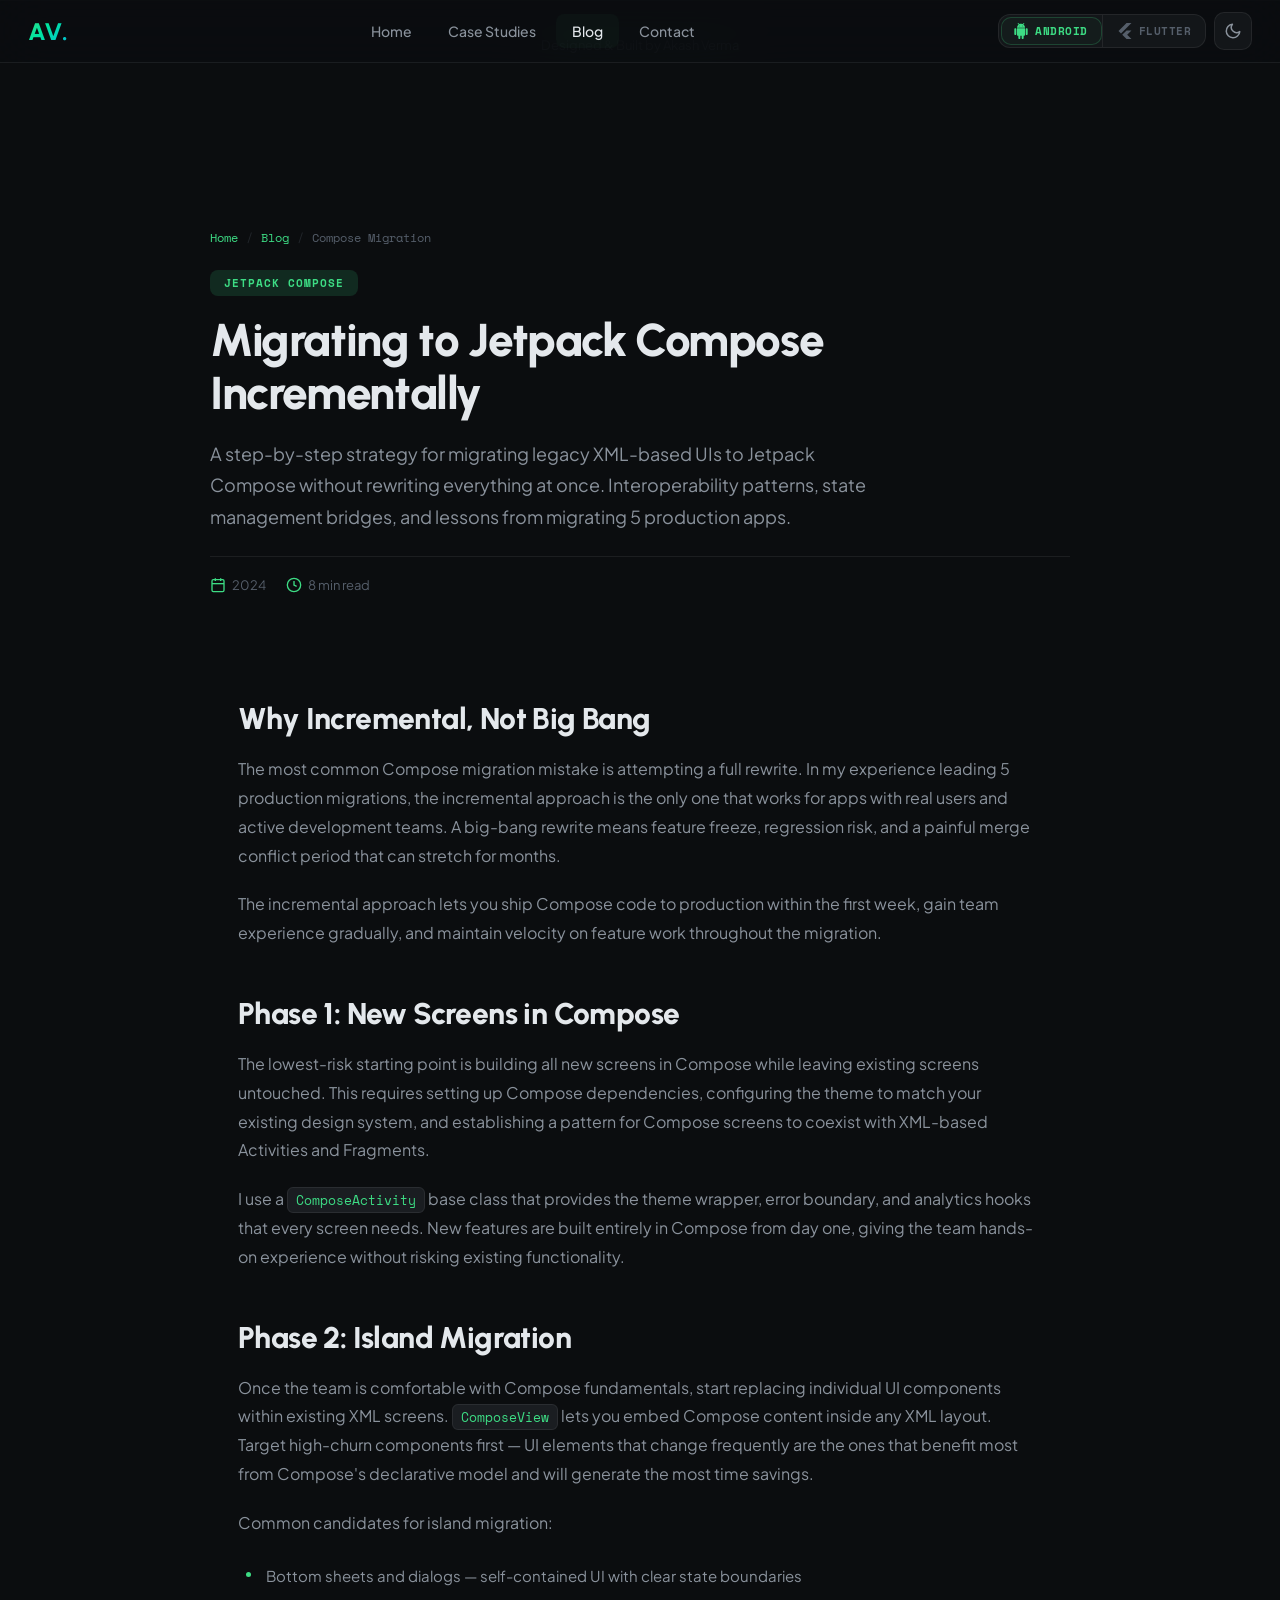
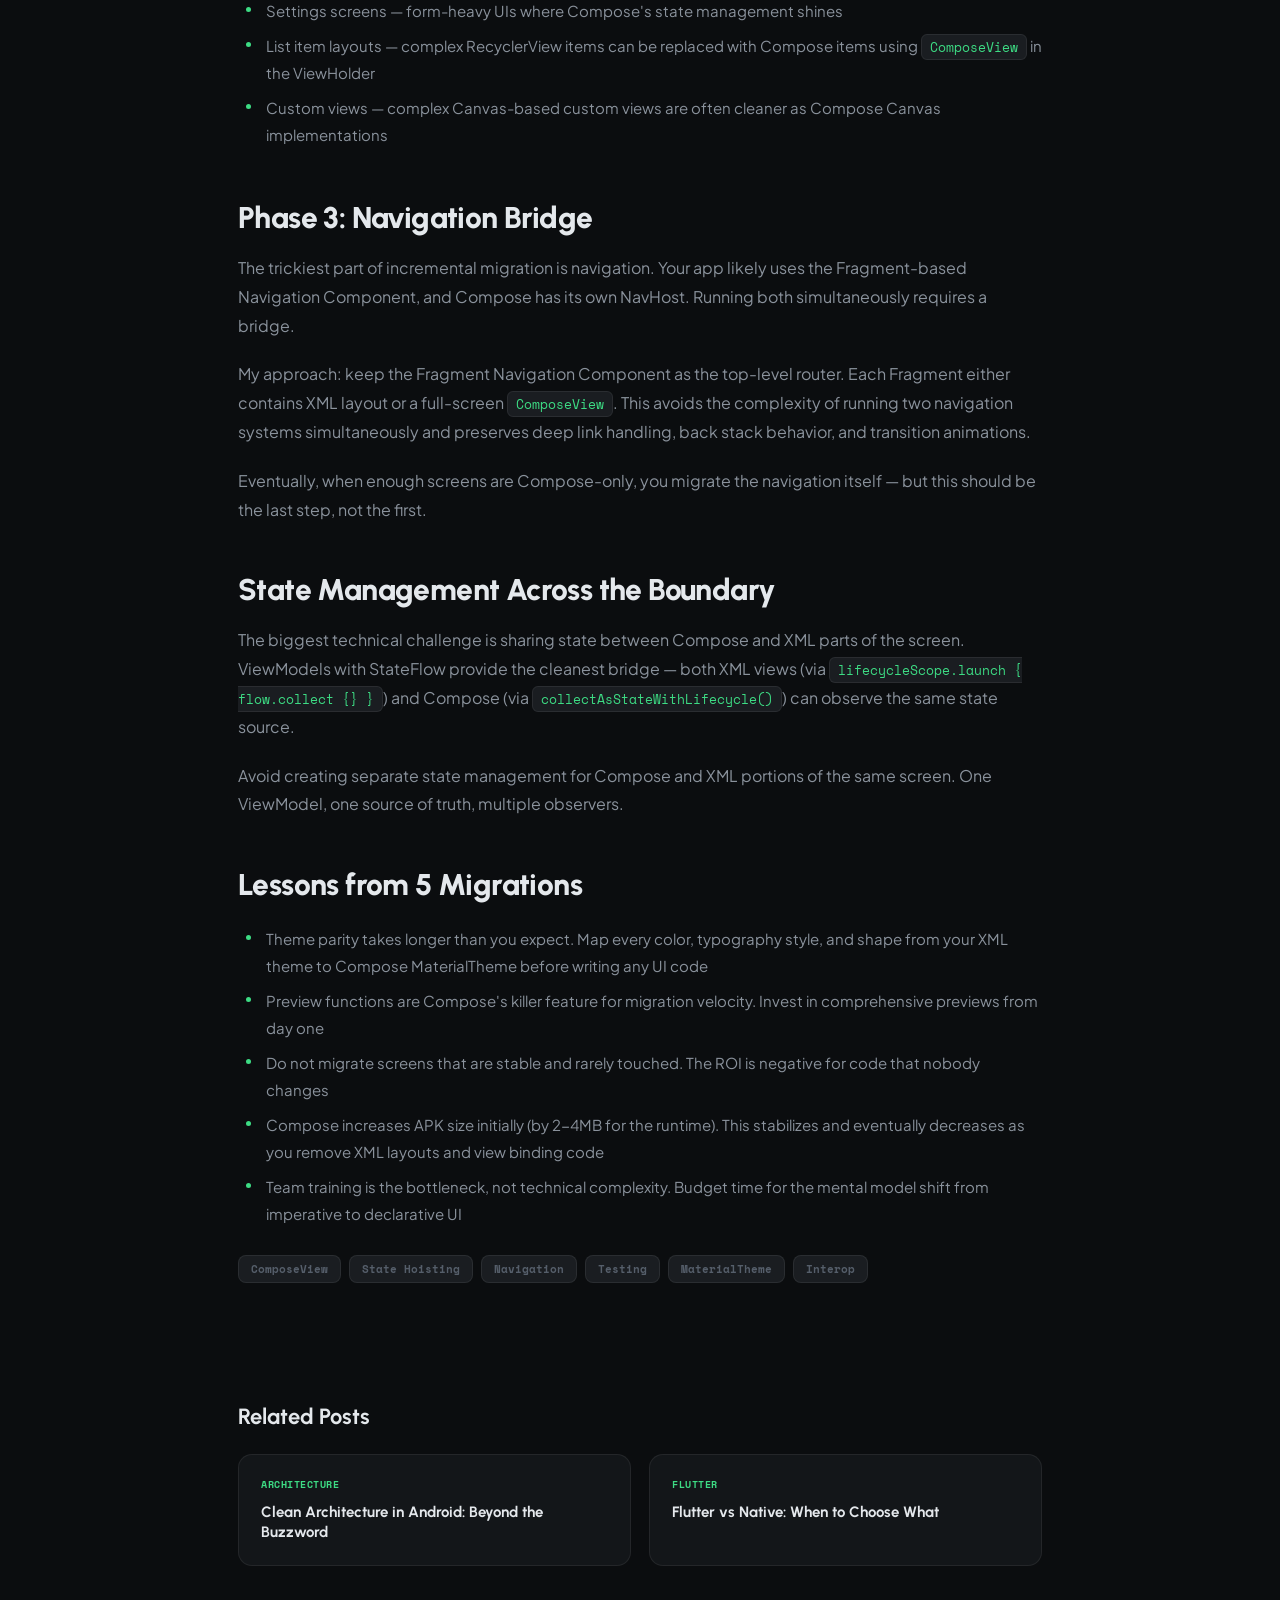
<file: blog/jetpack-compose-migration/index.html>
<!DOCTYPE html>
<html lang="en"><head><meta charset="UTF-8"><meta name="viewport" content="width=device-width,initial-scale=1.0">
<title>Migrating to Jetpack Compose Incrementally | Akash Verma</title>
<meta name="description" content="Step-by-step strategy for migrating legacy XML-based UIs to Jetpack Compose without rewriting everything. Interoperability patterns and lessons from 5 production apps.">
<meta name="author" content="Akash Verma"><link rel="canonical" href="https://akash.cloudemy.in/blog/jetpack-compose-migration/">
<meta property="og:title" content="Migrating to Jetpack Compose | Akash Verma"><meta property="og:type" content="article">
<link rel="preconnect" href="https://fonts.googleapis.com"><link rel="preconnect" href="https://fonts.gstatic.com" crossorigin>
<link href="https://fonts.googleapis.com/css2?family=Urbanist:wght@400;500;600;700;800;900&family=Space+Mono:wght@400;700&family=Plus+Jakarta+Sans:wght@300;400;500;600;700;800&display=swap" rel="stylesheet">
<link rel="stylesheet" href="../../css/shared.css"></head>
<body class="android-dark"><script src="../../js/shared.js"></script><script>injectNav('blog');</script>
<header class="page-hero"><div class="page-hero-inner">
<div class="page-breadcrumb"><a href="/">Home</a><span class="sep">/</span><a href="../">Blog</a><span class="sep">/</span><span>Compose Migration</span></div>
<span class="page-hero-badge">Jetpack Compose</span>
<h1>Migrating to Jetpack Compose Incrementally</h1>
<p class="page-hero-desc">A step-by-step strategy for migrating legacy XML-based UIs to Jetpack Compose without rewriting everything at once. Interoperability patterns, state management bridges, and lessons from migrating 5 production apps.</p>
<div class="page-hero-meta"><span class="page-hero-meta-item"><svg viewBox="0 0 24 24" fill="none" stroke="currentColor" stroke-width="2"><rect x="3" y="4" width="18" height="18" rx="2"/><line x1="16" y1="2" x2="16" y2="6"/><line x1="8" y1="2" x2="8" y2="6"/><line x1="3" y1="10" x2="21" y2="10"/></svg> 2024</span><span class="page-hero-meta-item"><svg viewBox="0 0 24 24" fill="none" stroke="currentColor" stroke-width="2"><circle cx="12" cy="12" r="10"/><polyline points="12 6 12 12 16 14"/></svg> 8 min read</span></div>
</div></header>

<article class="article-wrap">
  <h2>Why Incremental, Not Big Bang</h2>
  <p>The most common Compose migration mistake is attempting a full rewrite. In my experience leading 5 production migrations, the incremental approach is the only one that works for apps with real users and active development teams. A big-bang rewrite means feature freeze, regression risk, and a painful merge conflict period that can stretch for months.</p>
  <p>The incremental approach lets you ship Compose code to production within the first week, gain team experience gradually, and maintain velocity on feature work throughout the migration.</p>

  <h2>Phase 1: New Screens in Compose</h2>
  <p>The lowest-risk starting point is building all new screens in Compose while leaving existing screens untouched. This requires setting up Compose dependencies, configuring the theme to match your existing design system, and establishing a pattern for Compose screens to coexist with XML-based Activities and Fragments.</p>
  <p>I use a <code>ComposeActivity</code> base class that provides the theme wrapper, error boundary, and analytics hooks that every screen needs. New features are built entirely in Compose from day one, giving the team hands-on experience without risking existing functionality.</p>

  <h2>Phase 2: Island Migration</h2>
  <p>Once the team is comfortable with Compose fundamentals, start replacing individual UI components within existing XML screens. <code>ComposeView</code> lets you embed Compose content inside any XML layout. Target high-churn components first — UI elements that change frequently are the ones that benefit most from Compose's declarative model and will generate the most time savings.</p>
  <p>Common candidates for island migration:</p>
  <ul>
    <li>Bottom sheets and dialogs — self-contained UI with clear state boundaries</li>
    <li>Settings screens — form-heavy UIs where Compose's state management shines</li>
    <li>List item layouts — complex RecyclerView items can be replaced with Compose items using <code>ComposeView</code> in the ViewHolder</li>
    <li>Custom views — complex Canvas-based custom views are often cleaner as Compose Canvas implementations</li>
  </ul>

  <h2>Phase 3: Navigation Bridge</h2>
  <p>The trickiest part of incremental migration is navigation. Your app likely uses the Fragment-based Navigation Component, and Compose has its own NavHost. Running both simultaneously requires a bridge.</p>
  <p>My approach: keep the Fragment Navigation Component as the top-level router. Each Fragment either contains XML layout or a full-screen <code>ComposeView</code>. This avoids the complexity of running two navigation systems simultaneously and preserves deep link handling, back stack behavior, and transition animations.</p>
  <p>Eventually, when enough screens are Compose-only, you migrate the navigation itself — but this should be the last step, not the first.</p>

  <h2>State Management Across the Boundary</h2>
  <p>The biggest technical challenge is sharing state between Compose and XML parts of the screen. ViewModels with StateFlow provide the cleanest bridge — both XML views (via <code>lifecycleScope.launch { flow.collect {} }</code>) and Compose (via <code>collectAsStateWithLifecycle()</code>) can observe the same state source.</p>
  <p>Avoid creating separate state management for Compose and XML portions of the same screen. One ViewModel, one source of truth, multiple observers.</p>

  <h2>Lessons from 5 Migrations</h2>
  <ul>
    <li>Theme parity takes longer than you expect. Map every color, typography style, and shape from your XML theme to Compose MaterialTheme before writing any UI code</li>
    <li>Preview functions are Compose's killer feature for migration velocity. Invest in comprehensive previews from day one</li>
    <li>Do not migrate screens that are stable and rarely touched. The ROI is negative for code that nobody changes</li>
    <li>Compose increases APK size initially (by 2-4MB for the runtime). This stabilizes and eventually decreases as you remove XML layouts and view binding code</li>
    <li>Team training is the bottleneck, not technical complexity. Budget time for the mental model shift from imperative to declarative UI</li>
  </ul>

  <div class="tag-row"><span class="tag">ComposeView</span><span class="tag">State Hoisting</span><span class="tag">Navigation</span><span class="tag">Testing</span><span class="tag">MaterialTheme</span><span class="tag">Interop</span></div>
</article>

<div class="related-section"><h3 class="related-title">Related Posts</h3><div class="related-grid">
<a href="../clean-architecture-android/" class="related-card"><span class="related-card-badge">Architecture</span><h4>Clean Architecture in Android: Beyond the Buzzword</h4></a>
<a href="../flutter-vs-native/" class="related-card"><span class="related-card-badge">Flutter</span><h4>Flutter vs Native: When to Choose What</h4></a>
</div></div>
</body></html>
</file>
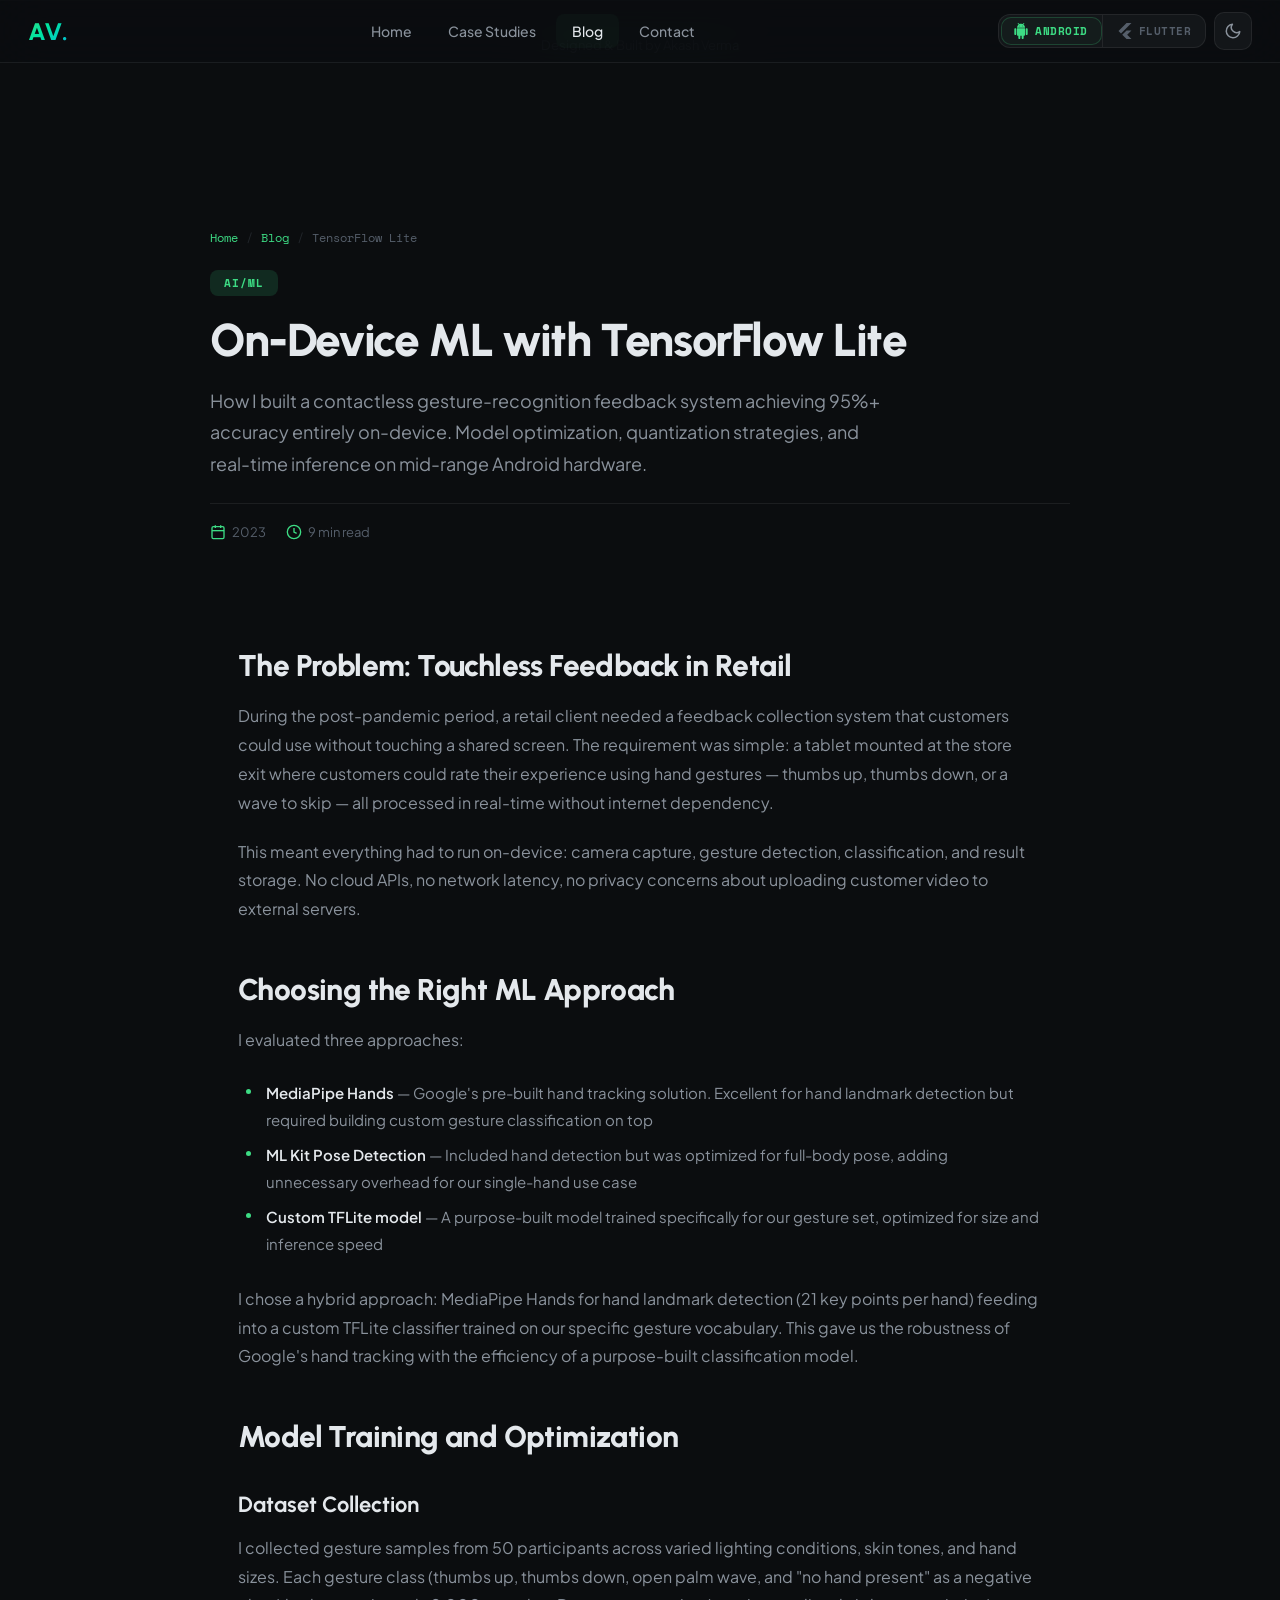
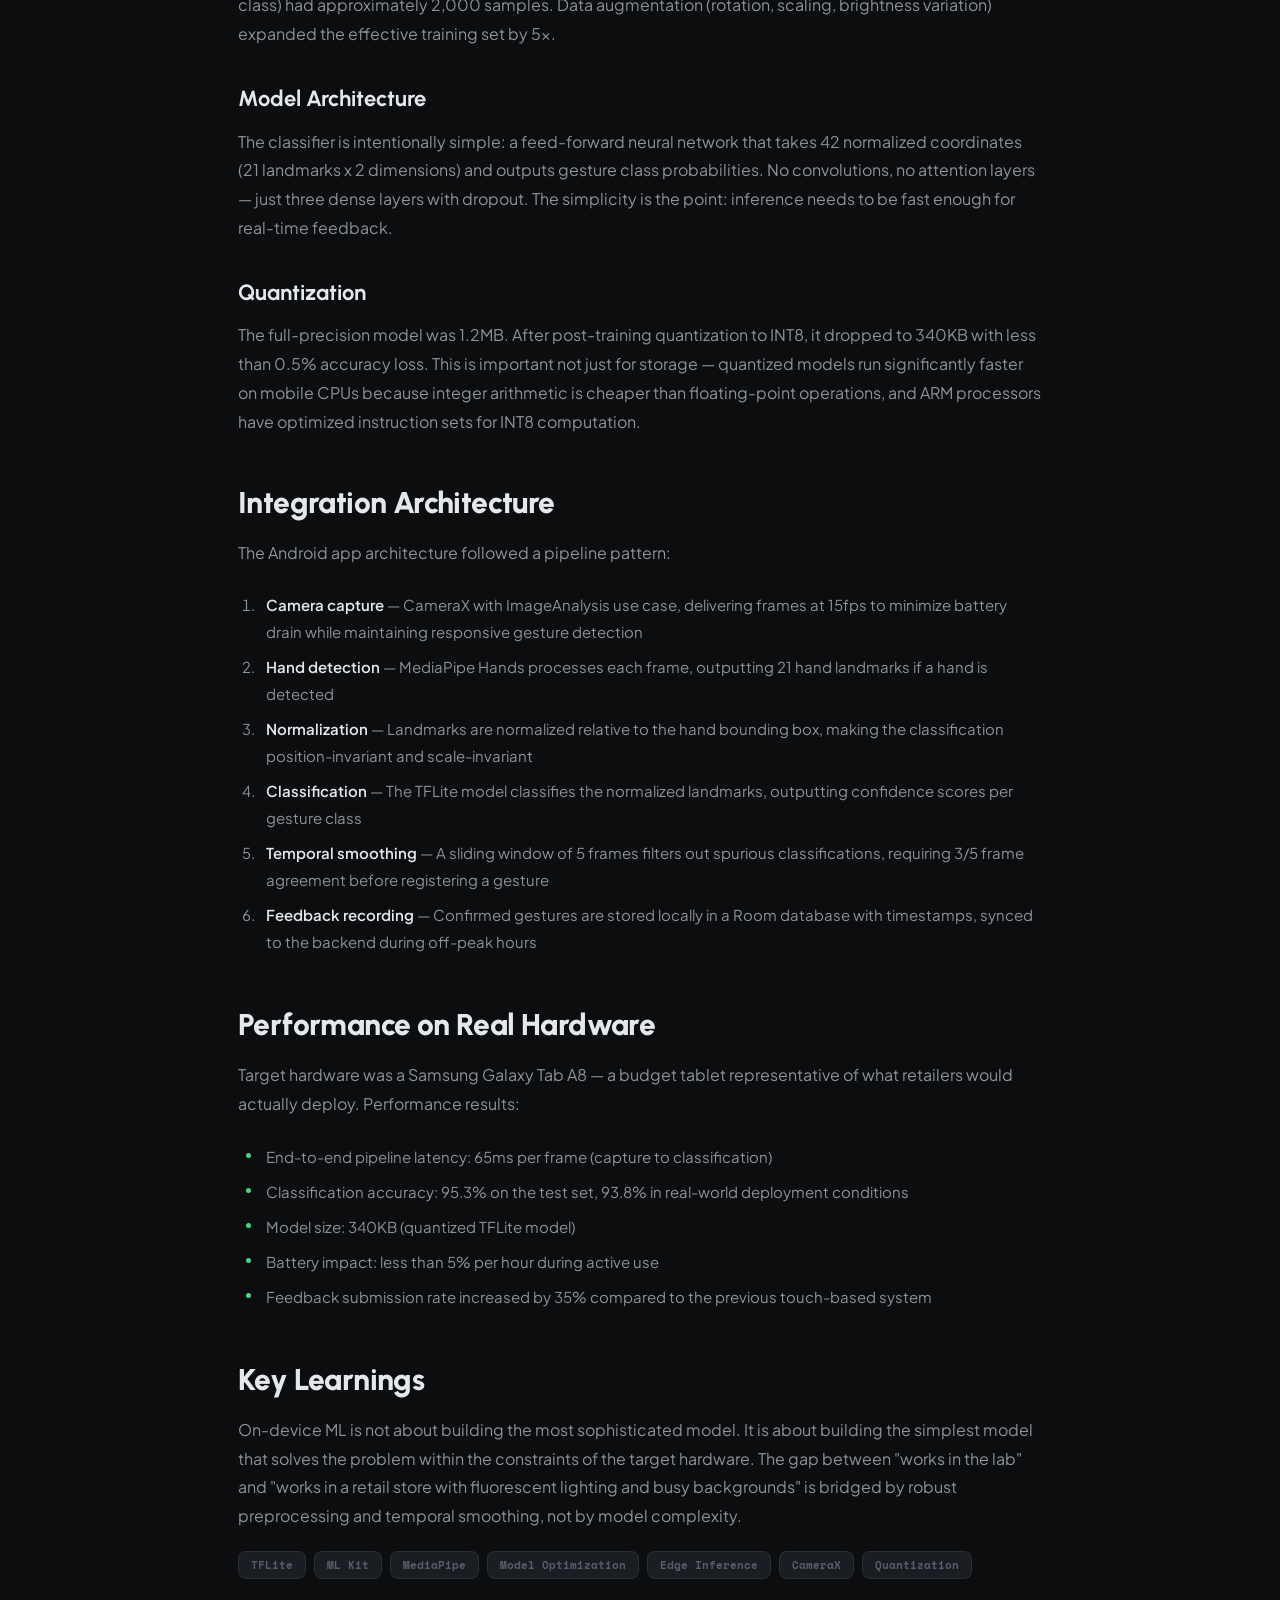
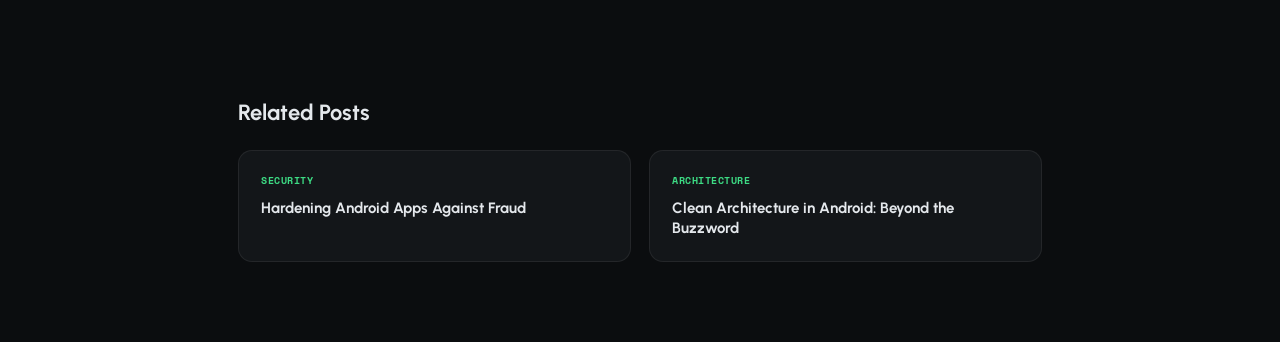
<file: blog/on-device-ml-tensorflow/index.html>
<!DOCTYPE html>
<html lang="en"><head><meta charset="UTF-8"><meta name="viewport" content="width=device-width,initial-scale=1.0">
<title>On-Device ML with TensorFlow Lite | Akash Verma</title>
<meta name="description" content="How I built a contactless gesture-recognition feedback system achieving 95%+ accuracy entirely on-device using TensorFlow Lite and ML Kit.">
<meta name="author" content="Akash Verma"><link rel="canonical" href="https://akash.cloudemy.in/blog/on-device-ml-tensorflow/">
<meta property="og:title" content="On-Device ML with TensorFlow Lite | Akash Verma"><meta property="og:type" content="article">
<link rel="preconnect" href="https://fonts.googleapis.com"><link rel="preconnect" href="https://fonts.gstatic.com" crossorigin>
<link href="https://fonts.googleapis.com/css2?family=Urbanist:wght@400;500;600;700;800;900&family=Space+Mono:wght@400;700&family=Plus+Jakarta+Sans:wght@300;400;500;600;700;800&display=swap" rel="stylesheet">
<link rel="stylesheet" href="../../css/shared.css"></head>
<body class="android-dark"><script src="../../js/shared.js"></script><script>injectNav('blog');</script>
<header class="page-hero"><div class="page-hero-inner">
<div class="page-breadcrumb"><a href="/">Home</a><span class="sep">/</span><a href="../">Blog</a><span class="sep">/</span><span>TensorFlow Lite</span></div>
<span class="page-hero-badge">AI/ML</span>
<h1>On-Device ML with TensorFlow Lite</h1>
<p class="page-hero-desc">How I built a contactless gesture-recognition feedback system achieving 95%+ accuracy entirely on-device. Model optimization, quantization strategies, and real-time inference on mid-range Android hardware.</p>
<div class="page-hero-meta"><span class="page-hero-meta-item"><svg viewBox="0 0 24 24" fill="none" stroke="currentColor" stroke-width="2"><rect x="3" y="4" width="18" height="18" rx="2"/><line x1="16" y1="2" x2="16" y2="6"/><line x1="8" y1="2" x2="8" y2="6"/><line x1="3" y1="10" x2="21" y2="10"/></svg> 2023</span><span class="page-hero-meta-item"><svg viewBox="0 0 24 24" fill="none" stroke="currentColor" stroke-width="2"><circle cx="12" cy="12" r="10"/><polyline points="12 6 12 12 16 14"/></svg> 9 min read</span></div>
</div></header>

<article class="article-wrap">
  <h2>The Problem: Touchless Feedback in Retail</h2>
  <p>During the post-pandemic period, a retail client needed a feedback collection system that customers could use without touching a shared screen. The requirement was simple: a tablet mounted at the store exit where customers could rate their experience using hand gestures — thumbs up, thumbs down, or a wave to skip — all processed in real-time without internet dependency.</p>
  <p>This meant everything had to run on-device: camera capture, gesture detection, classification, and result storage. No cloud APIs, no network latency, no privacy concerns about uploading customer video to external servers.</p>

  <h2>Choosing the Right ML Approach</h2>
  <p>I evaluated three approaches:</p>
  <ul>
    <li><strong>MediaPipe Hands</strong> — Google's pre-built hand tracking solution. Excellent for hand landmark detection but required building custom gesture classification on top</li>
    <li><strong>ML Kit Pose Detection</strong> — Included hand detection but was optimized for full-body pose, adding unnecessary overhead for our single-hand use case</li>
    <li><strong>Custom TFLite model</strong> — A purpose-built model trained specifically for our gesture set, optimized for size and inference speed</li>
  </ul>
  <p>I chose a hybrid approach: MediaPipe Hands for hand landmark detection (21 key points per hand) feeding into a custom TFLite classifier trained on our specific gesture vocabulary. This gave us the robustness of Google's hand tracking with the efficiency of a purpose-built classification model.</p>

  <h2>Model Training and Optimization</h2>
  <h3>Dataset Collection</h3>
  <p>I collected gesture samples from 50 participants across varied lighting conditions, skin tones, and hand sizes. Each gesture class (thumbs up, thumbs down, open palm wave, and "no hand present" as a negative class) had approximately 2,000 samples. Data augmentation (rotation, scaling, brightness variation) expanded the effective training set by 5x.</p>

  <h3>Model Architecture</h3>
  <p>The classifier is intentionally simple: a feed-forward neural network that takes 42 normalized coordinates (21 landmarks x 2 dimensions) and outputs gesture class probabilities. No convolutions, no attention layers — just three dense layers with dropout. The simplicity is the point: inference needs to be fast enough for real-time feedback.</p>

  <h3>Quantization</h3>
  <p>The full-precision model was 1.2MB. After post-training quantization to INT8, it dropped to 340KB with less than 0.5% accuracy loss. This is important not just for storage — quantized models run significantly faster on mobile CPUs because integer arithmetic is cheaper than floating-point operations, and ARM processors have optimized instruction sets for INT8 computation.</p>

  <h2>Integration Architecture</h2>
  <p>The Android app architecture followed a pipeline pattern:</p>
  <ol>
    <li><strong>Camera capture</strong> — CameraX with ImageAnalysis use case, delivering frames at 15fps to minimize battery drain while maintaining responsive gesture detection</li>
    <li><strong>Hand detection</strong> — MediaPipe Hands processes each frame, outputting 21 hand landmarks if a hand is detected</li>
    <li><strong>Normalization</strong> — Landmarks are normalized relative to the hand bounding box, making the classification position-invariant and scale-invariant</li>
    <li><strong>Classification</strong> — The TFLite model classifies the normalized landmarks, outputting confidence scores per gesture class</li>
    <li><strong>Temporal smoothing</strong> — A sliding window of 5 frames filters out spurious classifications, requiring 3/5 frame agreement before registering a gesture</li>
    <li><strong>Feedback recording</strong> — Confirmed gestures are stored locally in a Room database with timestamps, synced to the backend during off-peak hours</li>
  </ol>

  <h2>Performance on Real Hardware</h2>
  <p>Target hardware was a Samsung Galaxy Tab A8 — a budget tablet representative of what retailers would actually deploy. Performance results:</p>
  <ul>
    <li>End-to-end pipeline latency: 65ms per frame (capture to classification)</li>
    <li>Classification accuracy: 95.3% on the test set, 93.8% in real-world deployment conditions</li>
    <li>Model size: 340KB (quantized TFLite model)</li>
    <li>Battery impact: less than 5% per hour during active use</li>
    <li>Feedback submission rate increased by 35% compared to the previous touch-based system</li>
  </ul>

  <h2>Key Learnings</h2>
  <p>On-device ML is not about building the most sophisticated model. It is about building the simplest model that solves the problem within the constraints of the target hardware. The gap between "works in the lab" and "works in a retail store with fluorescent lighting and busy backgrounds" is bridged by robust preprocessing and temporal smoothing, not by model complexity.</p>

  <div class="tag-row"><span class="tag">TFLite</span><span class="tag">ML Kit</span><span class="tag">MediaPipe</span><span class="tag">Model Optimization</span><span class="tag">Edge Inference</span><span class="tag">CameraX</span><span class="tag">Quantization</span></div>
</article>

<div class="related-section"><h3 class="related-title">Related Posts</h3><div class="related-grid">
<a href="../android-security-hardening/" class="related-card"><span class="related-card-badge">Security</span><h4>Hardening Android Apps Against Fraud</h4></a>
<a href="../clean-architecture-android/" class="related-card"><span class="related-card-badge">Architecture</span><h4>Clean Architecture in Android: Beyond the Buzzword</h4></a>
</div></div>
</body></html>
</file>
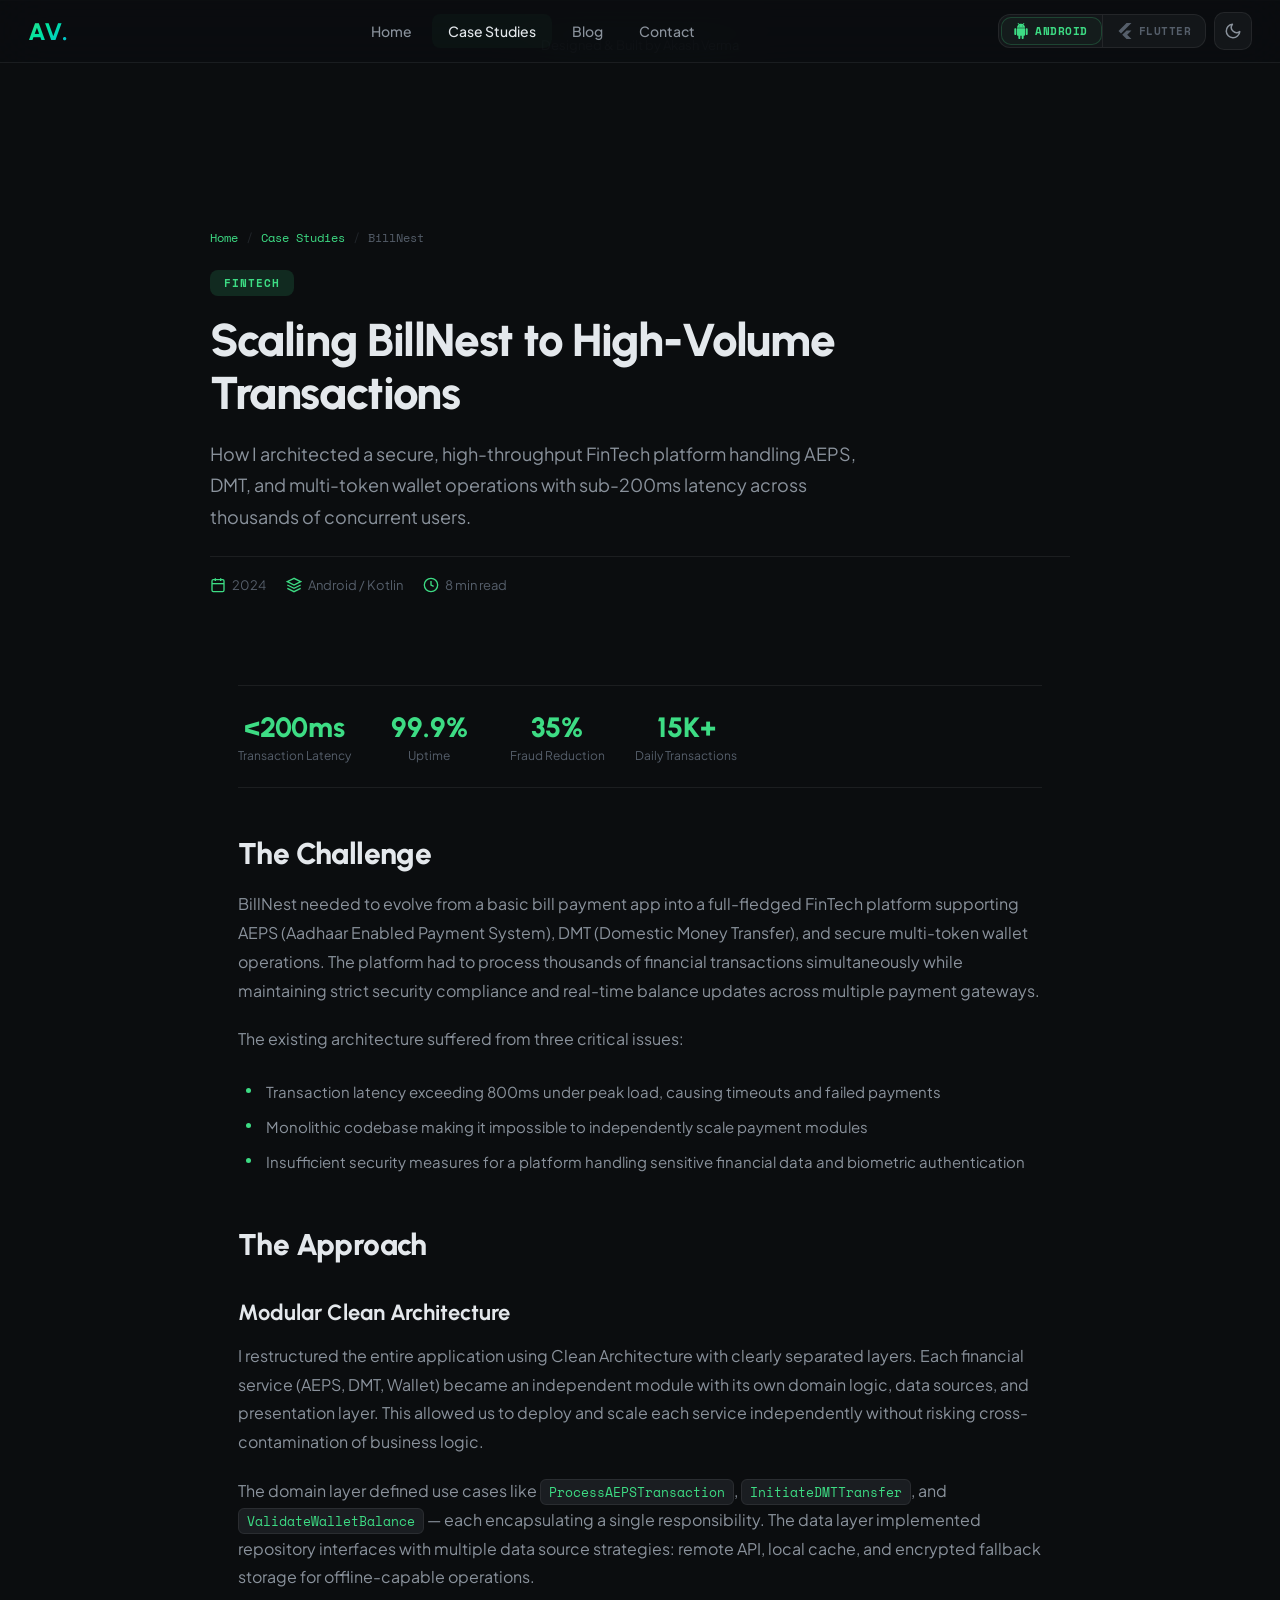
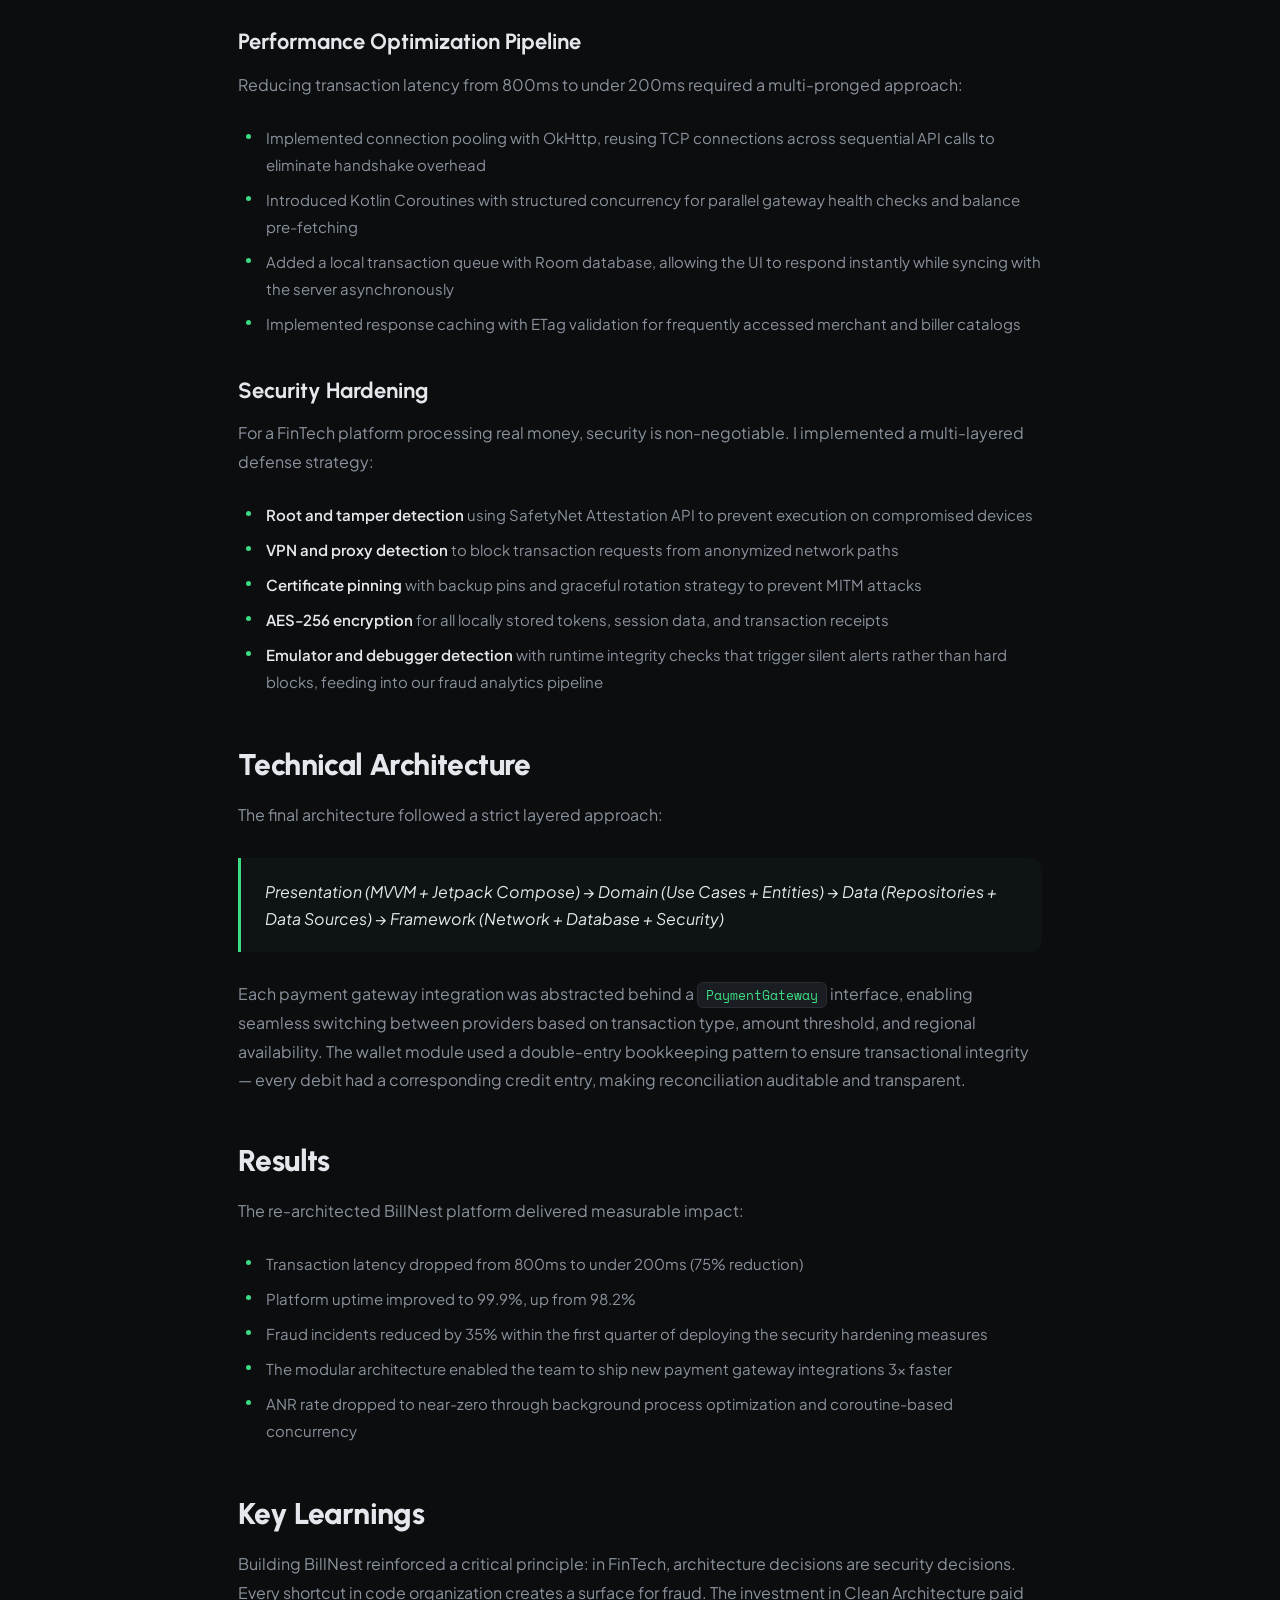
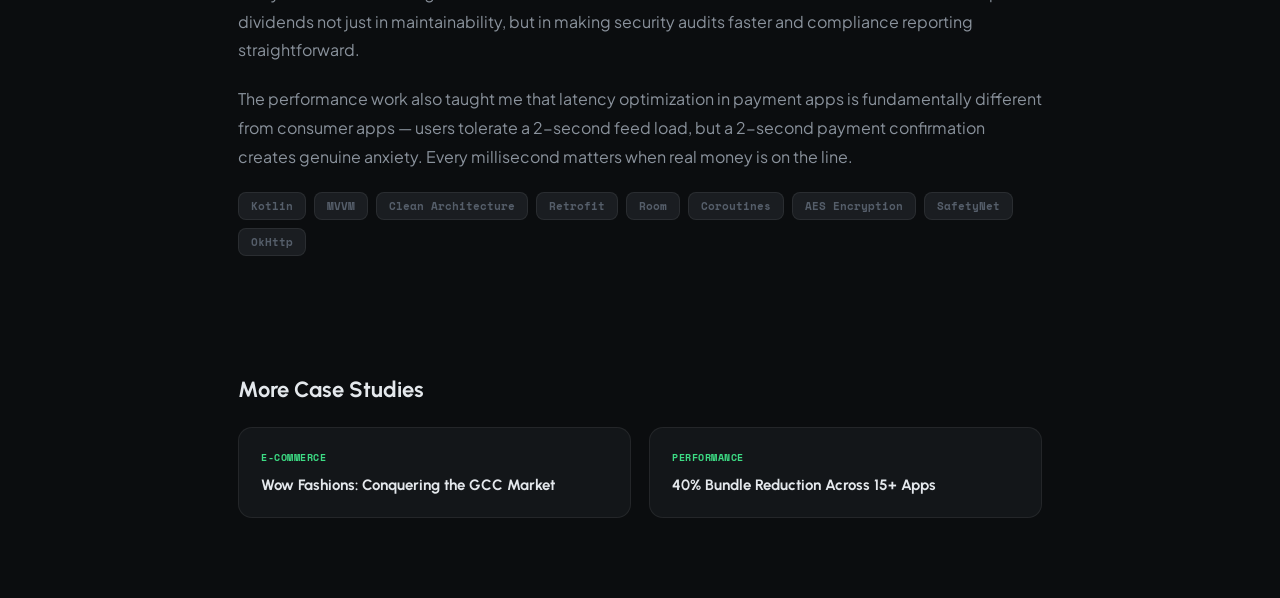
<file: case-studies/billnest/index.html>
<!DOCTYPE html>
<html lang="en">
<head>
<meta charset="UTF-8">
<meta name="viewport" content="width=device-width, initial-scale=1.0">
<title>Case Study: Scaling BillNest to High-Volume Transactions | Akash Verma</title>
<meta name="description" content="How I architected a secure, high-throughput FinTech platform handling AEPS, DMT, and multi-token wallet operations with sub-200ms latency.">
<meta name="author" content="Akash Verma">
<link rel="canonical" href="https://akash.cloudemy.in/case-studies/billnest/">
<meta property="og:title" content="Case Study: Scaling BillNest | Akash Verma">
<meta property="og:description" content="Architecting a secure FinTech platform with sub-200ms transaction latency and 99.9% uptime.">
<meta property="og:type" content="article">
<link rel="preconnect" href="https://fonts.googleapis.com">
<link rel="preconnect" href="https://fonts.gstatic.com" crossorigin>
<link href="https://fonts.googleapis.com/css2?family=Urbanist:wght@400;500;600;700;800;900&family=Space+Mono:wght@400;700&family=Plus+Jakarta+Sans:wght@300;400;500;600;700;800&display=swap" rel="stylesheet">
<link rel="stylesheet" href="../../css/shared.css">
</head>
<body class="android-dark">

<script src="../../js/shared.js"></script>
<script>injectNav('case-studies');</script>

<header class="page-hero">
  <div class="page-hero-inner">
    <div class="page-breadcrumb">
      <a href="/">Home</a><span class="sep">/</span>
      <a href="../">Case Studies</a><span class="sep">/</span>
      <span>BillNest</span>
    </div>
    <span class="page-hero-badge">FinTech</span>
    <h1>Scaling BillNest to High-Volume Transactions</h1>
    <p class="page-hero-desc">How I architected a secure, high-throughput FinTech platform handling AEPS, DMT, and multi-token wallet operations with sub-200ms latency across thousands of concurrent users.</p>
    <div class="page-hero-meta">
      <span class="page-hero-meta-item"><svg viewBox="0 0 24 24" fill="none" stroke="currentColor" stroke-width="2"><rect x="3" y="4" width="18" height="18" rx="2"/><line x1="16" y1="2" x2="16" y2="6"/><line x1="8" y1="2" x2="8" y2="6"/><line x1="3" y1="10" x2="21" y2="10"/></svg> 2024</span>
      <span class="page-hero-meta-item"><svg viewBox="0 0 24 24" fill="none" stroke="currentColor" stroke-width="2"><path d="M12 2L2 7l10 5 10-5-10-5z"/><path d="M2 17l10 5 10-5"/><path d="M2 12l10 5 10-5"/></svg> Android / Kotlin</span>
      <span class="page-hero-meta-item"><svg viewBox="0 0 24 24" fill="none" stroke="currentColor" stroke-width="2"><circle cx="12" cy="12" r="10"/><polyline points="12 6 12 12 16 14"/></svg> 8 min read</span>
    </div>
  </div>
</header>

<article class="article-wrap">
  <div class="metrics-row">
    <div class="metric"><span class="metric-val">&lt;200ms</span><span class="metric-key">Transaction Latency</span></div>
    <div class="metric"><span class="metric-val">99.9%</span><span class="metric-key">Uptime</span></div>
    <div class="metric"><span class="metric-val">35%</span><span class="metric-key">Fraud Reduction</span></div>
    <div class="metric"><span class="metric-val">15K+</span><span class="metric-key">Daily Transactions</span></div>
  </div>

  <h2>The Challenge</h2>
  <p>BillNest needed to evolve from a basic bill payment app into a full-fledged FinTech platform supporting AEPS (Aadhaar Enabled Payment System), DMT (Domestic Money Transfer), and secure multi-token wallet operations. The platform had to process thousands of financial transactions simultaneously while maintaining strict security compliance and real-time balance updates across multiple payment gateways.</p>
  <p>The existing architecture suffered from three critical issues:</p>
  <ul>
    <li>Transaction latency exceeding 800ms under peak load, causing timeouts and failed payments</li>
    <li>Monolithic codebase making it impossible to independently scale payment modules</li>
    <li>Insufficient security measures for a platform handling sensitive financial data and biometric authentication</li>
  </ul>

  <h2>The Approach</h2>

  <h3>Modular Clean Architecture</h3>
  <p>I restructured the entire application using Clean Architecture with clearly separated layers. Each financial service (AEPS, DMT, Wallet) became an independent module with its own domain logic, data sources, and presentation layer. This allowed us to deploy and scale each service independently without risking cross-contamination of business logic.</p>
  <p>The domain layer defined use cases like <code>ProcessAEPSTransaction</code>, <code>InitiateDMTTransfer</code>, and <code>ValidateWalletBalance</code> — each encapsulating a single responsibility. The data layer implemented repository interfaces with multiple data source strategies: remote API, local cache, and encrypted fallback storage for offline-capable operations.</p>

  <h3>Performance Optimization Pipeline</h3>
  <p>Reducing transaction latency from 800ms to under 200ms required a multi-pronged approach:</p>
  <ul>
    <li>Implemented connection pooling with OkHttp, reusing TCP connections across sequential API calls to eliminate handshake overhead</li>
    <li>Introduced Kotlin Coroutines with structured concurrency for parallel gateway health checks and balance pre-fetching</li>
    <li>Added a local transaction queue with Room database, allowing the UI to respond instantly while syncing with the server asynchronously</li>
    <li>Implemented response caching with ETag validation for frequently accessed merchant and biller catalogs</li>
  </ul>

  <h3>Security Hardening</h3>
  <p>For a FinTech platform processing real money, security is non-negotiable. I implemented a multi-layered defense strategy:</p>
  <ul>
    <li><strong>Root and tamper detection</strong> using SafetyNet Attestation API to prevent execution on compromised devices</li>
    <li><strong>VPN and proxy detection</strong> to block transaction requests from anonymized network paths</li>
    <li><strong>Certificate pinning</strong> with backup pins and graceful rotation strategy to prevent MITM attacks</li>
    <li><strong>AES-256 encryption</strong> for all locally stored tokens, session data, and transaction receipts</li>
    <li><strong>Emulator and debugger detection</strong> with runtime integrity checks that trigger silent alerts rather than hard blocks, feeding into our fraud analytics pipeline</li>
  </ul>

  <h2>Technical Architecture</h2>
  <p>The final architecture followed a strict layered approach:</p>
  <blockquote>Presentation (MVVM + Jetpack Compose) &rarr; Domain (Use Cases + Entities) &rarr; Data (Repositories + Data Sources) &rarr; Framework (Network + Database + Security)</blockquote>
  <p>Each payment gateway integration was abstracted behind a <code>PaymentGateway</code> interface, enabling seamless switching between providers based on transaction type, amount threshold, and regional availability. The wallet module used a double-entry bookkeeping pattern to ensure transactional integrity — every debit had a corresponding credit entry, making reconciliation auditable and transparent.</p>

  <h2>Results</h2>
  <p>The re-architected BillNest platform delivered measurable impact:</p>
  <ul>
    <li>Transaction latency dropped from 800ms to under 200ms (75% reduction)</li>
    <li>Platform uptime improved to 99.9%, up from 98.2%</li>
    <li>Fraud incidents reduced by 35% within the first quarter of deploying the security hardening measures</li>
    <li>The modular architecture enabled the team to ship new payment gateway integrations 3x faster</li>
    <li>ANR rate dropped to near-zero through background process optimization and coroutine-based concurrency</li>
  </ul>

  <h2>Key Learnings</h2>
  <p>Building BillNest reinforced a critical principle: in FinTech, architecture decisions are security decisions. Every shortcut in code organization creates a surface for fraud. The investment in Clean Architecture paid dividends not just in maintainability, but in making security audits faster and compliance reporting straightforward.</p>
  <p>The performance work also taught me that latency optimization in payment apps is fundamentally different from consumer apps — users tolerate a 2-second feed load, but a 2-second payment confirmation creates genuine anxiety. Every millisecond matters when real money is on the line.</p>

  <div class="tag-row">
    <span class="tag">Kotlin</span><span class="tag">MVVM</span><span class="tag">Clean Architecture</span>
    <span class="tag">Retrofit</span><span class="tag">Room</span><span class="tag">Coroutines</span>
    <span class="tag">AES Encryption</span><span class="tag">SafetyNet</span><span class="tag">OkHttp</span>
  </div>
</article>

<div class="related-section">
  <h3 class="related-title">More Case Studies</h3>
  <div class="related-grid">
    <a href="../wow-fashions/" class="related-card">
      <span class="related-card-badge">E-commerce</span>
      <h4>Wow Fashions: Conquering the GCC Market</h4>
    </a>
    <a href="../performance-optimization/" class="related-card">
      <span class="related-card-badge">Performance</span>
      <h4>40% Bundle Reduction Across 15+ Apps</h4>
    </a>
  </div>
</div>

</body>
</html>
</file>
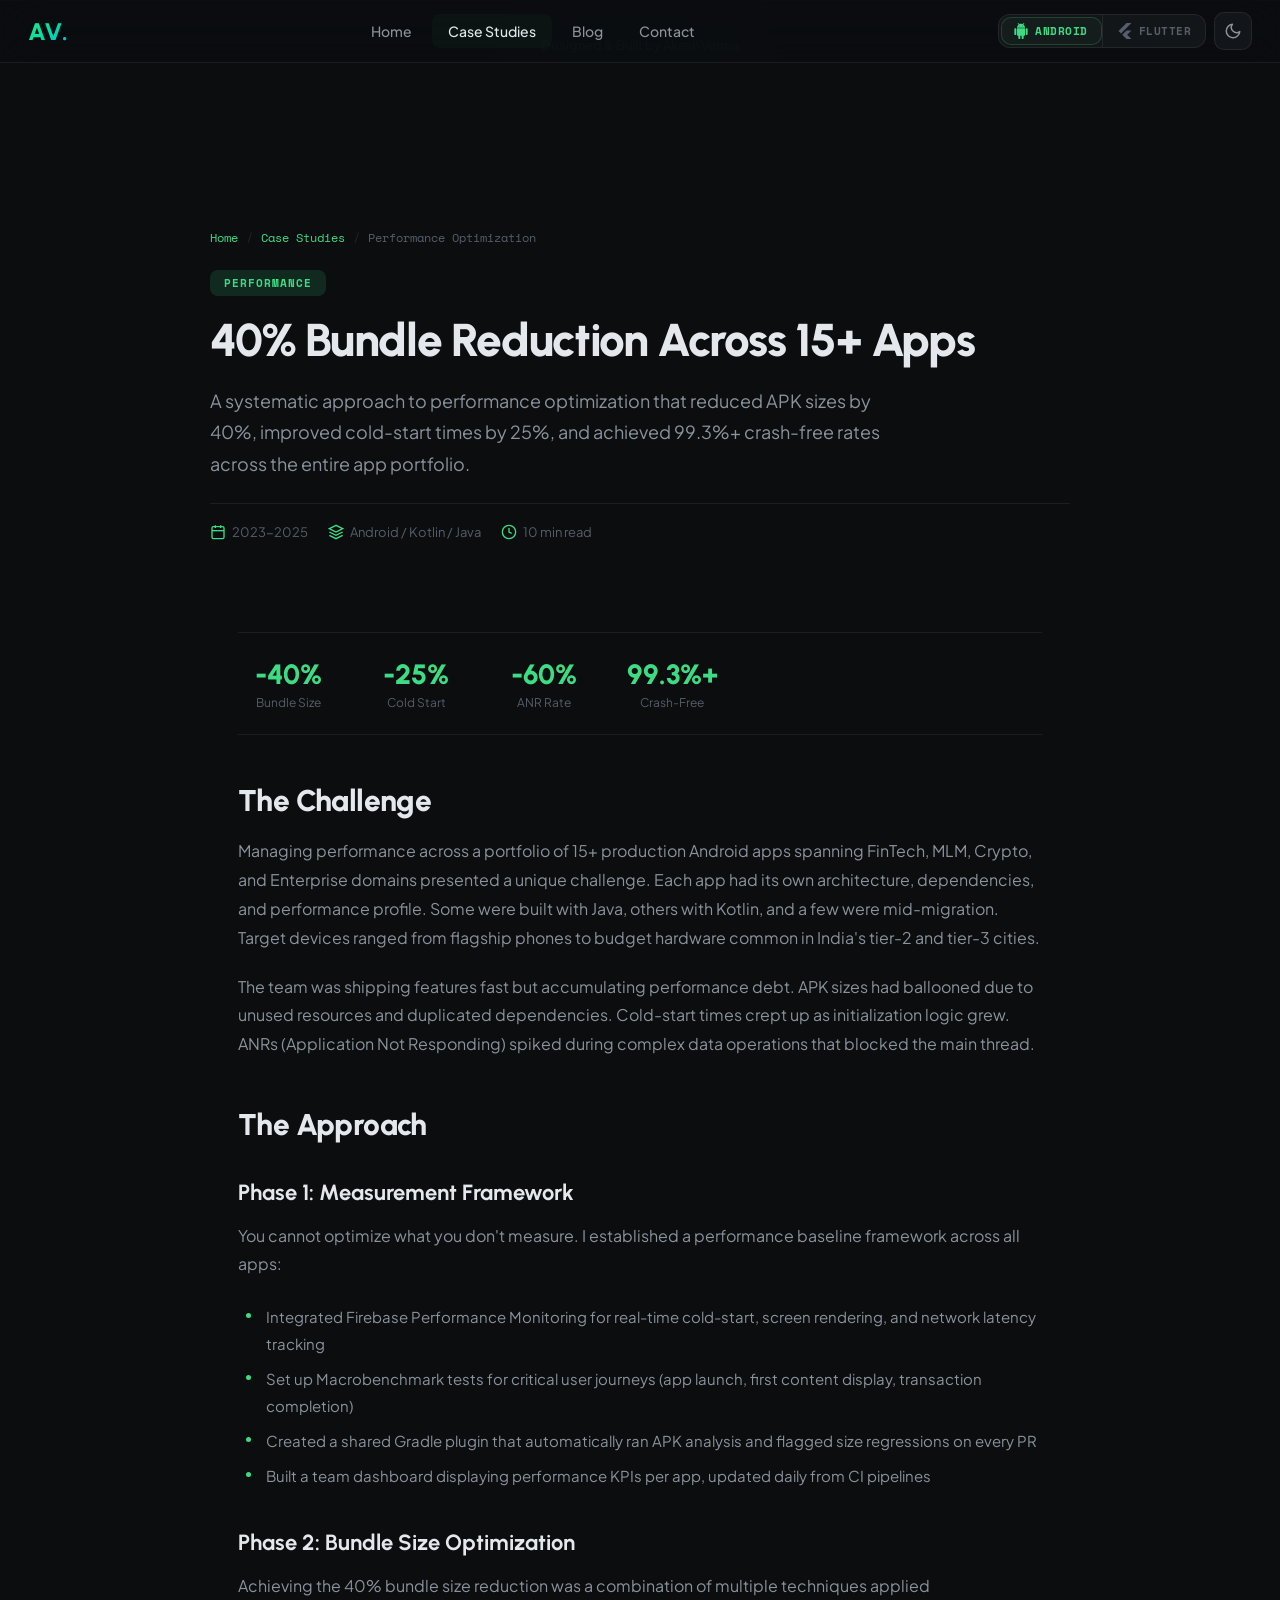
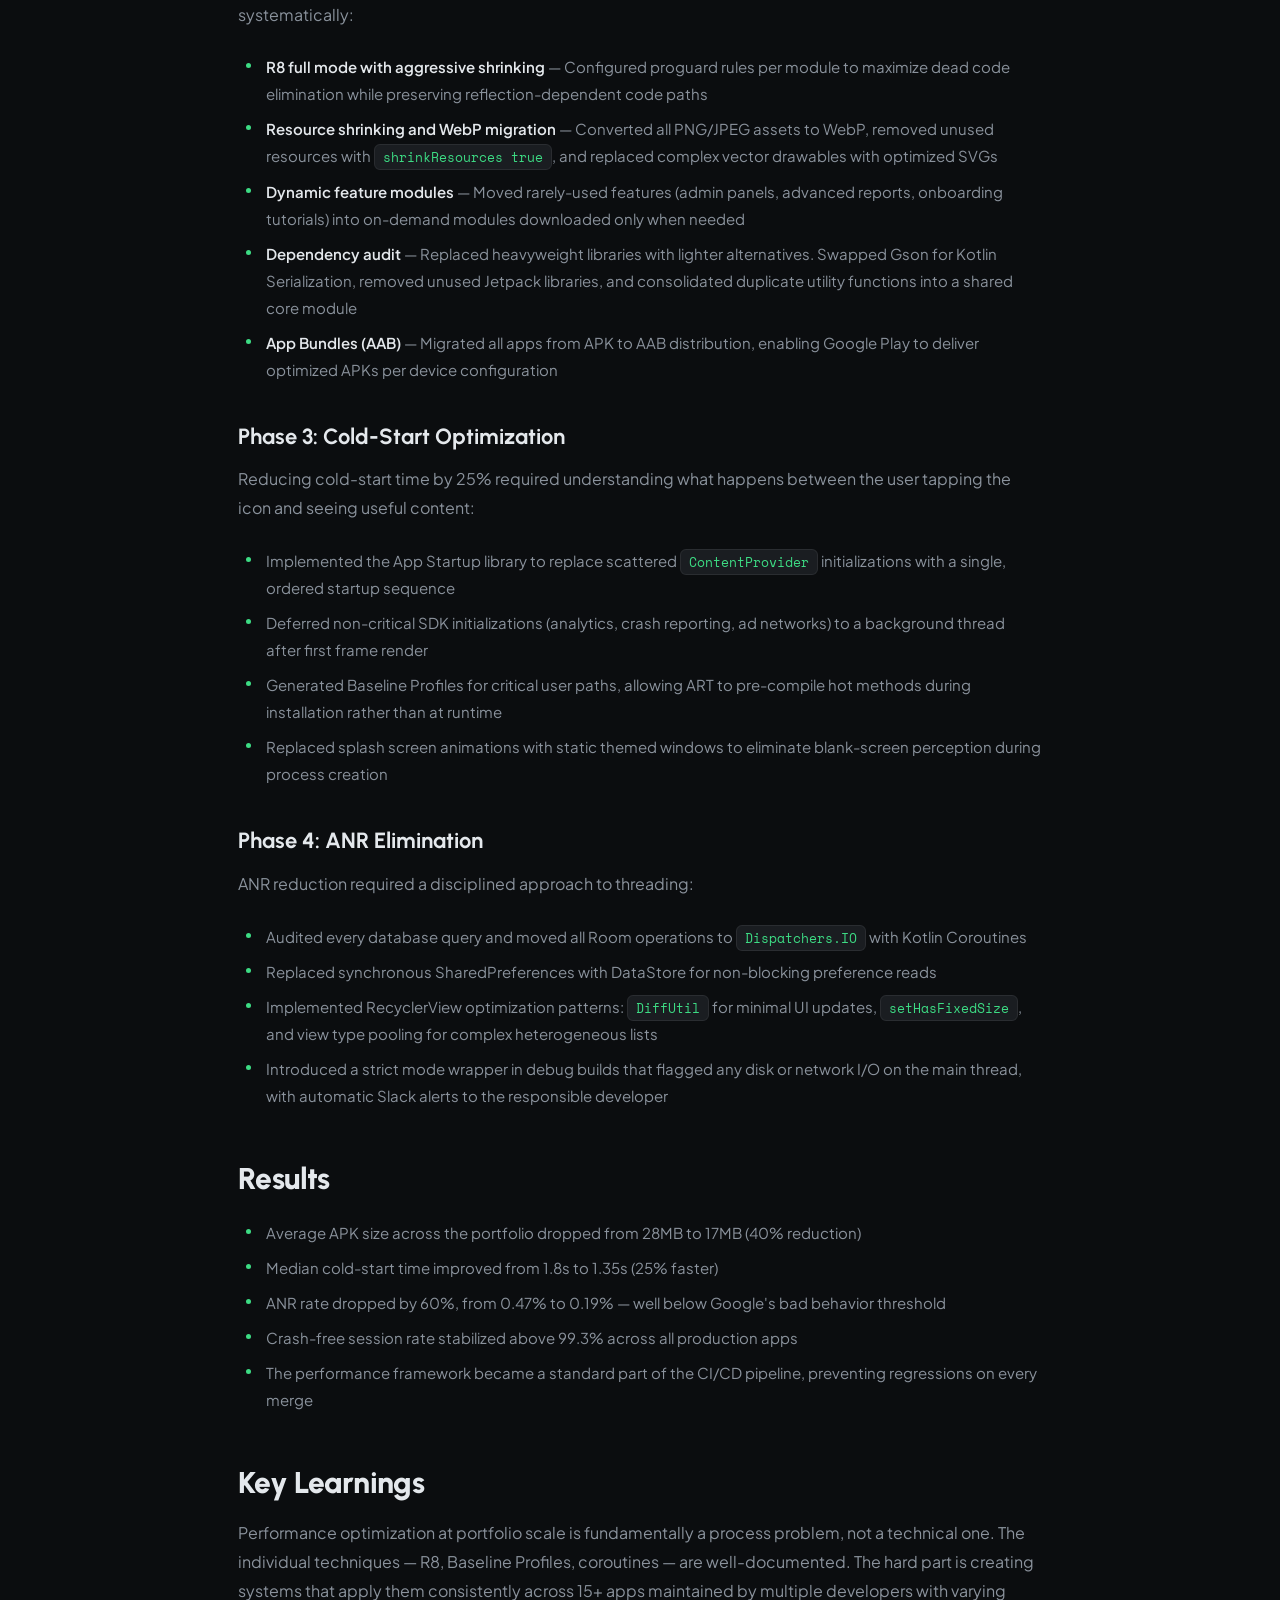
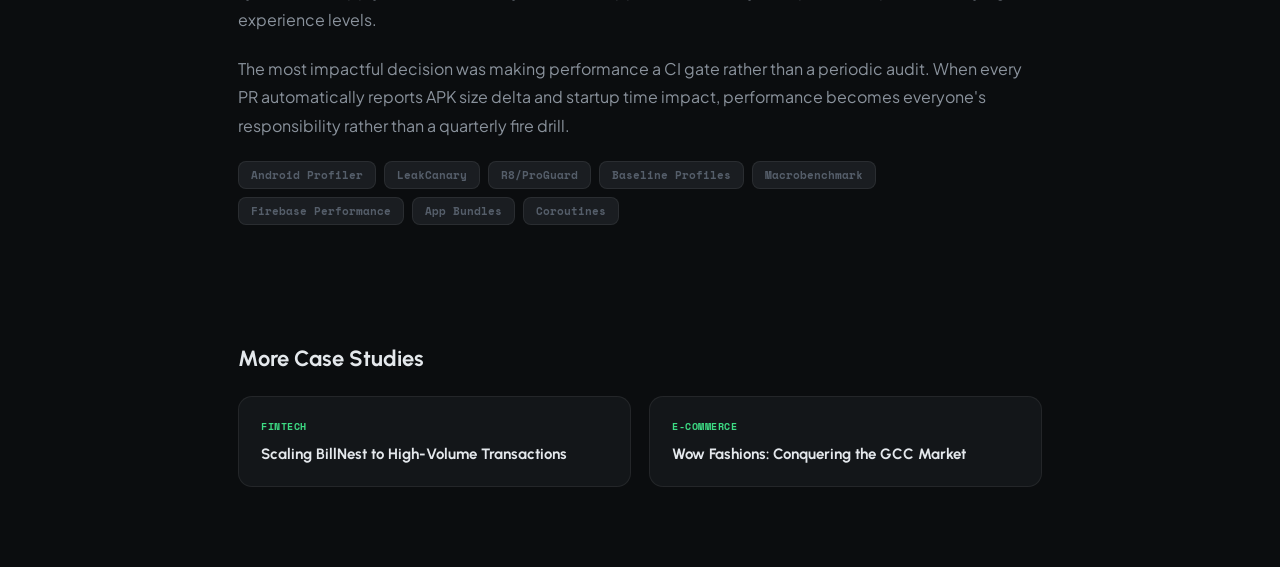
<file: case-studies/performance-optimization/index.html>
<!DOCTYPE html>
<html lang="en">
<head>
<meta charset="UTF-8">
<meta name="viewport" content="width=device-width, initial-scale=1.0">
<title>Case Study: 40% Bundle Reduction Across 15+ Apps | Akash Verma</title>
<meta name="description" content="A systematic approach to Android performance optimization that reduced APK sizes by 40%, improved cold-start times by 25%, and achieved 99.3%+ crash-free rates.">
<meta name="author" content="Akash Verma">
<link rel="canonical" href="https://akash.cloudemy.in/case-studies/performance-optimization/">
<meta property="og:title" content="Case Study: 40% Bundle Reduction | Akash Verma">
<meta property="og:description" content="Systematic performance optimization across 15+ production Android apps.">
<meta property="og:type" content="article">
<link rel="preconnect" href="https://fonts.googleapis.com">
<link rel="preconnect" href="https://fonts.gstatic.com" crossorigin>
<link href="https://fonts.googleapis.com/css2?family=Urbanist:wght@400;500;600;700;800;900&family=Space+Mono:wght@400;700&family=Plus+Jakarta+Sans:wght@300;400;500;600;700;800&display=swap" rel="stylesheet">
<link rel="stylesheet" href="../../css/shared.css">
</head>
<body class="android-dark">

<script src="../../js/shared.js"></script>
<script>injectNav('case-studies');</script>

<header class="page-hero">
  <div class="page-hero-inner">
    <div class="page-breadcrumb">
      <a href="/">Home</a><span class="sep">/</span>
      <a href="../">Case Studies</a><span class="sep">/</span>
      <span>Performance Optimization</span>
    </div>
    <span class="page-hero-badge">Performance</span>
    <h1>40% Bundle Reduction Across 15+ Apps</h1>
    <p class="page-hero-desc">A systematic approach to performance optimization that reduced APK sizes by 40%, improved cold-start times by 25%, and achieved 99.3%+ crash-free rates across the entire app portfolio.</p>
    <div class="page-hero-meta">
      <span class="page-hero-meta-item"><svg viewBox="0 0 24 24" fill="none" stroke="currentColor" stroke-width="2"><rect x="3" y="4" width="18" height="18" rx="2"/><line x1="16" y1="2" x2="16" y2="6"/><line x1="8" y1="2" x2="8" y2="6"/><line x1="3" y1="10" x2="21" y2="10"/></svg> 2023-2025</span>
      <span class="page-hero-meta-item"><svg viewBox="0 0 24 24" fill="none" stroke="currentColor" stroke-width="2"><path d="M12 2L2 7l10 5 10-5-10-5z"/><path d="M2 17l10 5 10-5"/><path d="M2 12l10 5 10-5"/></svg> Android / Kotlin / Java</span>
      <span class="page-hero-meta-item"><svg viewBox="0 0 24 24" fill="none" stroke="currentColor" stroke-width="2"><circle cx="12" cy="12" r="10"/><polyline points="12 6 12 12 16 14"/></svg> 10 min read</span>
    </div>
  </div>
</header>

<article class="article-wrap">
  <div class="metrics-row">
    <div class="metric"><span class="metric-val">-40%</span><span class="metric-key">Bundle Size</span></div>
    <div class="metric"><span class="metric-val">-25%</span><span class="metric-key">Cold Start</span></div>
    <div class="metric"><span class="metric-val">-60%</span><span class="metric-key">ANR Rate</span></div>
    <div class="metric"><span class="metric-val">99.3%+</span><span class="metric-key">Crash-Free</span></div>
  </div>

  <h2>The Challenge</h2>
  <p>Managing performance across a portfolio of 15+ production Android apps spanning FinTech, MLM, Crypto, and Enterprise domains presented a unique challenge. Each app had its own architecture, dependencies, and performance profile. Some were built with Java, others with Kotlin, and a few were mid-migration. Target devices ranged from flagship phones to budget hardware common in India's tier-2 and tier-3 cities.</p>
  <p>The team was shipping features fast but accumulating performance debt. APK sizes had ballooned due to unused resources and duplicated dependencies. Cold-start times crept up as initialization logic grew. ANRs (Application Not Responding) spiked during complex data operations that blocked the main thread.</p>

  <h2>The Approach</h2>

  <h3>Phase 1: Measurement Framework</h3>
  <p>You cannot optimize what you don't measure. I established a performance baseline framework across all apps:</p>
  <ul>
    <li>Integrated Firebase Performance Monitoring for real-time cold-start, screen rendering, and network latency tracking</li>
    <li>Set up Macrobenchmark tests for critical user journeys (app launch, first content display, transaction completion)</li>
    <li>Created a shared Gradle plugin that automatically ran APK analysis and flagged size regressions on every PR</li>
    <li>Built a team dashboard displaying performance KPIs per app, updated daily from CI pipelines</li>
  </ul>

  <h3>Phase 2: Bundle Size Optimization</h3>
  <p>Achieving the 40% bundle size reduction was a combination of multiple techniques applied systematically:</p>
  <ul>
    <li><strong>R8 full mode with aggressive shrinking</strong> — Configured proguard rules per module to maximize dead code elimination while preserving reflection-dependent code paths</li>
    <li><strong>Resource shrinking and WebP migration</strong> — Converted all PNG/JPEG assets to WebP, removed unused resources with <code>shrinkResources true</code>, and replaced complex vector drawables with optimized SVGs</li>
    <li><strong>Dynamic feature modules</strong> — Moved rarely-used features (admin panels, advanced reports, onboarding tutorials) into on-demand modules downloaded only when needed</li>
    <li><strong>Dependency audit</strong> — Replaced heavyweight libraries with lighter alternatives. Swapped Gson for Kotlin Serialization, removed unused Jetpack libraries, and consolidated duplicate utility functions into a shared core module</li>
    <li><strong>App Bundles (AAB)</strong> — Migrated all apps from APK to AAB distribution, enabling Google Play to deliver optimized APKs per device configuration</li>
  </ul>

  <h3>Phase 3: Cold-Start Optimization</h3>
  <p>Reducing cold-start time by 25% required understanding what happens between the user tapping the icon and seeing useful content:</p>
  <ul>
    <li>Implemented the App Startup library to replace scattered <code>ContentProvider</code> initializations with a single, ordered startup sequence</li>
    <li>Deferred non-critical SDK initializations (analytics, crash reporting, ad networks) to a background thread after first frame render</li>
    <li>Generated Baseline Profiles for critical user paths, allowing ART to pre-compile hot methods during installation rather than at runtime</li>
    <li>Replaced splash screen animations with static themed windows to eliminate blank-screen perception during process creation</li>
  </ul>

  <h3>Phase 4: ANR Elimination</h3>
  <p>ANR reduction required a disciplined approach to threading:</p>
  <ul>
    <li>Audited every database query and moved all Room operations to <code>Dispatchers.IO</code> with Kotlin Coroutines</li>
    <li>Replaced synchronous SharedPreferences with DataStore for non-blocking preference reads</li>
    <li>Implemented RecyclerView optimization patterns: <code>DiffUtil</code> for minimal UI updates, <code>setHasFixedSize</code>, and view type pooling for complex heterogeneous lists</li>
    <li>Introduced a strict mode wrapper in debug builds that flagged any disk or network I/O on the main thread, with automatic Slack alerts to the responsible developer</li>
  </ul>

  <h2>Results</h2>
  <ul>
    <li>Average APK size across the portfolio dropped from 28MB to 17MB (40% reduction)</li>
    <li>Median cold-start time improved from 1.8s to 1.35s (25% faster)</li>
    <li>ANR rate dropped by 60%, from 0.47% to 0.19% — well below Google's bad behavior threshold</li>
    <li>Crash-free session rate stabilized above 99.3% across all production apps</li>
    <li>The performance framework became a standard part of the CI/CD pipeline, preventing regressions on every merge</li>
  </ul>

  <h2>Key Learnings</h2>
  <p>Performance optimization at portfolio scale is fundamentally a process problem, not a technical one. The individual techniques — R8, Baseline Profiles, coroutines — are well-documented. The hard part is creating systems that apply them consistently across 15+ apps maintained by multiple developers with varying experience levels.</p>
  <p>The most impactful decision was making performance a CI gate rather than a periodic audit. When every PR automatically reports APK size delta and startup time impact, performance becomes everyone's responsibility rather than a quarterly fire drill.</p>

  <div class="tag-row">
    <span class="tag">Android Profiler</span><span class="tag">LeakCanary</span><span class="tag">R8/ProGuard</span>
    <span class="tag">Baseline Profiles</span><span class="tag">Macrobenchmark</span><span class="tag">Firebase Performance</span>
    <span class="tag">App Bundles</span><span class="tag">Coroutines</span>
  </div>
</article>

<div class="related-section">
  <h3 class="related-title">More Case Studies</h3>
  <div class="related-grid">
    <a href="../billnest/" class="related-card">
      <span class="related-card-badge">FinTech</span>
      <h4>Scaling BillNest to High-Volume Transactions</h4>
    </a>
    <a href="../wow-fashions/" class="related-card">
      <span class="related-card-badge">E-commerce</span>
      <h4>Wow Fashions: Conquering the GCC Market</h4>
    </a>
  </div>
</div>

</body>
</html>
</file>
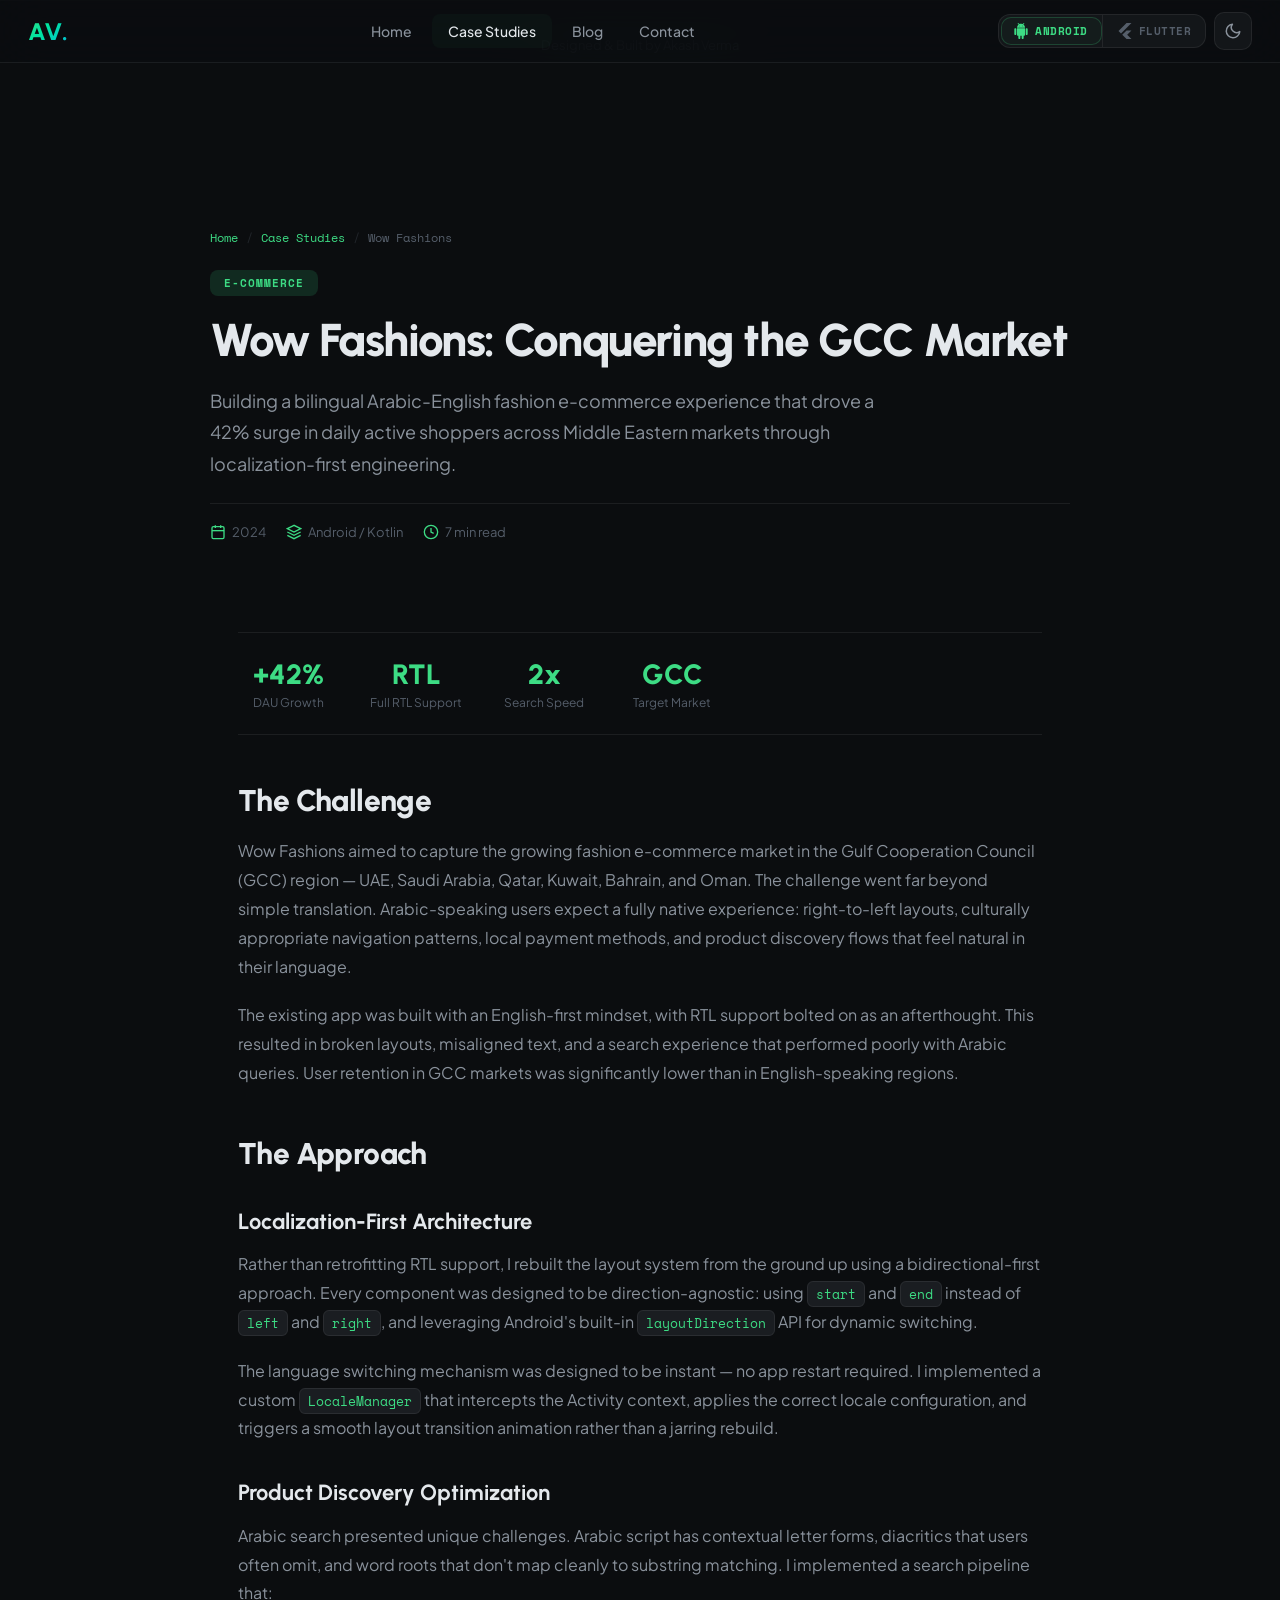
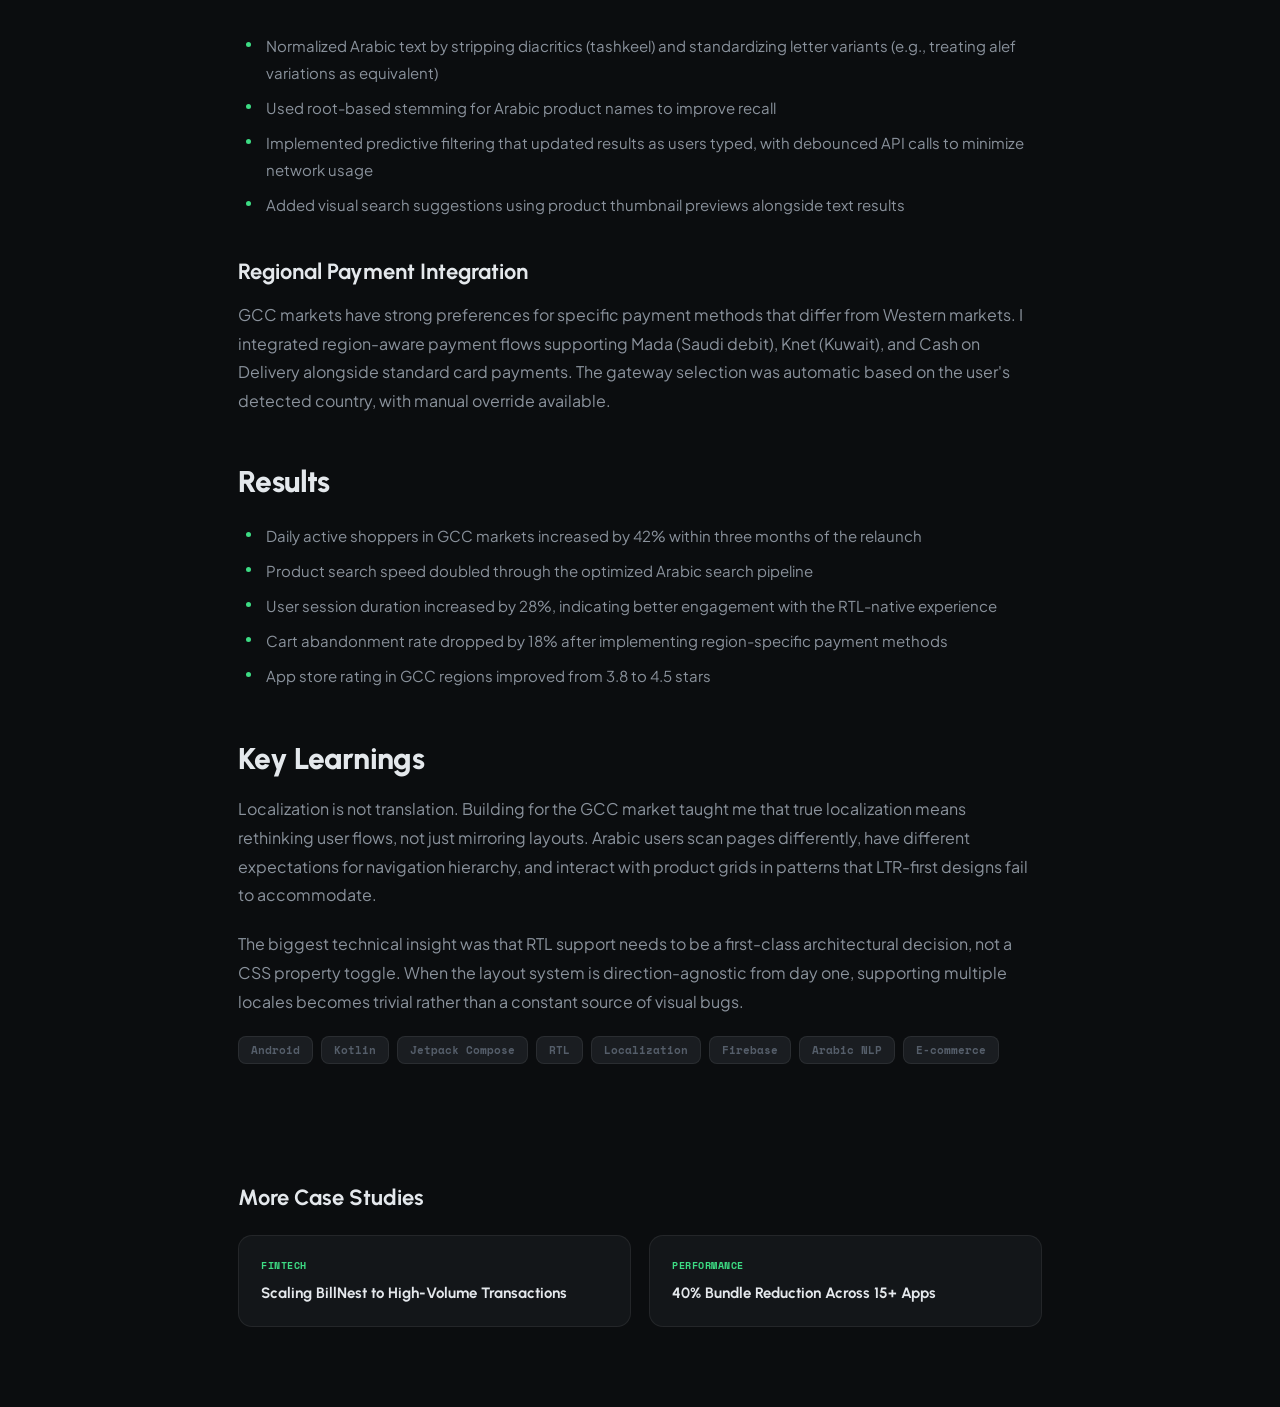
<file: case-studies/wow-fashions/index.html>
<!DOCTYPE html>
<html lang="en">
<head>
<meta charset="UTF-8">
<meta name="viewport" content="width=device-width, initial-scale=1.0">
<title>Case Study: Wow Fashions — Conquering the GCC Market | Akash Verma</title>
<meta name="description" content="Building a bilingual Arabic-English fashion e-commerce app that drove a 42% surge in daily active shoppers across Middle Eastern markets.">
<meta name="author" content="Akash Verma">
<link rel="canonical" href="https://akash.cloudemy.in/case-studies/wow-fashions/">
<meta property="og:title" content="Case Study: Wow Fashions GCC E-commerce | Akash Verma">
<meta property="og:description" content="Localization-first engineering that drove 42% DAU growth in GCC markets.">
<meta property="og:type" content="article">
<link rel="preconnect" href="https://fonts.googleapis.com">
<link rel="preconnect" href="https://fonts.gstatic.com" crossorigin>
<link href="https://fonts.googleapis.com/css2?family=Urbanist:wght@400;500;600;700;800;900&family=Space+Mono:wght@400;700&family=Plus+Jakarta+Sans:wght@300;400;500;600;700;800&display=swap" rel="stylesheet">
<link rel="stylesheet" href="../../css/shared.css">
</head>
<body class="android-dark">

<script src="../../js/shared.js"></script>
<script>injectNav('case-studies');</script>

<header class="page-hero">
  <div class="page-hero-inner">
    <div class="page-breadcrumb">
      <a href="/">Home</a><span class="sep">/</span>
      <a href="../">Case Studies</a><span class="sep">/</span>
      <span>Wow Fashions</span>
    </div>
    <span class="page-hero-badge">E-commerce</span>
    <h1>Wow Fashions: Conquering the GCC Market</h1>
    <p class="page-hero-desc">Building a bilingual Arabic-English fashion e-commerce experience that drove a 42% surge in daily active shoppers across Middle Eastern markets through localization-first engineering.</p>
    <div class="page-hero-meta">
      <span class="page-hero-meta-item"><svg viewBox="0 0 24 24" fill="none" stroke="currentColor" stroke-width="2"><rect x="3" y="4" width="18" height="18" rx="2"/><line x1="16" y1="2" x2="16" y2="6"/><line x1="8" y1="2" x2="8" y2="6"/><line x1="3" y1="10" x2="21" y2="10"/></svg> 2024</span>
      <span class="page-hero-meta-item"><svg viewBox="0 0 24 24" fill="none" stroke="currentColor" stroke-width="2"><path d="M12 2L2 7l10 5 10-5-10-5z"/><path d="M2 17l10 5 10-5"/><path d="M2 12l10 5 10-5"/></svg> Android / Kotlin</span>
      <span class="page-hero-meta-item"><svg viewBox="0 0 24 24" fill="none" stroke="currentColor" stroke-width="2"><circle cx="12" cy="12" r="10"/><polyline points="12 6 12 12 16 14"/></svg> 7 min read</span>
    </div>
  </div>
</header>

<article class="article-wrap">
  <div class="metrics-row">
    <div class="metric"><span class="metric-val">+42%</span><span class="metric-key">DAU Growth</span></div>
    <div class="metric"><span class="metric-val">RTL</span><span class="metric-key">Full RTL Support</span></div>
    <div class="metric"><span class="metric-val">2x</span><span class="metric-key">Search Speed</span></div>
    <div class="metric"><span class="metric-val">GCC</span><span class="metric-key">Target Market</span></div>
  </div>

  <h2>The Challenge</h2>
  <p>Wow Fashions aimed to capture the growing fashion e-commerce market in the Gulf Cooperation Council (GCC) region — UAE, Saudi Arabia, Qatar, Kuwait, Bahrain, and Oman. The challenge went far beyond simple translation. Arabic-speaking users expect a fully native experience: right-to-left layouts, culturally appropriate navigation patterns, local payment methods, and product discovery flows that feel natural in their language.</p>
  <p>The existing app was built with an English-first mindset, with RTL support bolted on as an afterthought. This resulted in broken layouts, misaligned text, and a search experience that performed poorly with Arabic queries. User retention in GCC markets was significantly lower than in English-speaking regions.</p>

  <h2>The Approach</h2>

  <h3>Localization-First Architecture</h3>
  <p>Rather than retrofitting RTL support, I rebuilt the layout system from the ground up using a bidirectional-first approach. Every component was designed to be direction-agnostic: using <code>start</code> and <code>end</code> instead of <code>left</code> and <code>right</code>, and leveraging Android's built-in <code>layoutDirection</code> API for dynamic switching.</p>
  <p>The language switching mechanism was designed to be instant — no app restart required. I implemented a custom <code>LocaleManager</code> that intercepts the Activity context, applies the correct locale configuration, and triggers a smooth layout transition animation rather than a jarring rebuild.</p>

  <h3>Product Discovery Optimization</h3>
  <p>Arabic search presented unique challenges. Arabic script has contextual letter forms, diacritics that users often omit, and word roots that don't map cleanly to substring matching. I implemented a search pipeline that:</p>
  <ul>
    <li>Normalized Arabic text by stripping diacritics (tashkeel) and standardizing letter variants (e.g., treating alef variations as equivalent)</li>
    <li>Used root-based stemming for Arabic product names to improve recall</li>
    <li>Implemented predictive filtering that updated results as users typed, with debounced API calls to minimize network usage</li>
    <li>Added visual search suggestions using product thumbnail previews alongside text results</li>
  </ul>

  <h3>Regional Payment Integration</h3>
  <p>GCC markets have strong preferences for specific payment methods that differ from Western markets. I integrated region-aware payment flows supporting Mada (Saudi debit), Knet (Kuwait), and Cash on Delivery alongside standard card payments. The gateway selection was automatic based on the user's detected country, with manual override available.</p>

  <h2>Results</h2>
  <ul>
    <li>Daily active shoppers in GCC markets increased by 42% within three months of the relaunch</li>
    <li>Product search speed doubled through the optimized Arabic search pipeline</li>
    <li>User session duration increased by 28%, indicating better engagement with the RTL-native experience</li>
    <li>Cart abandonment rate dropped by 18% after implementing region-specific payment methods</li>
    <li>App store rating in GCC regions improved from 3.8 to 4.5 stars</li>
  </ul>

  <h2>Key Learnings</h2>
  <p>Localization is not translation. Building for the GCC market taught me that true localization means rethinking user flows, not just mirroring layouts. Arabic users scan pages differently, have different expectations for navigation hierarchy, and interact with product grids in patterns that LTR-first designs fail to accommodate.</p>
  <p>The biggest technical insight was that RTL support needs to be a first-class architectural decision, not a CSS property toggle. When the layout system is direction-agnostic from day one, supporting multiple locales becomes trivial rather than a constant source of visual bugs.</p>

  <div class="tag-row">
    <span class="tag">Android</span><span class="tag">Kotlin</span><span class="tag">Jetpack Compose</span>
    <span class="tag">RTL</span><span class="tag">Localization</span><span class="tag">Firebase</span>
    <span class="tag">Arabic NLP</span><span class="tag">E-commerce</span>
  </div>
</article>

<div class="related-section">
  <h3 class="related-title">More Case Studies</h3>
  <div class="related-grid">
    <a href="../billnest/" class="related-card">
      <span class="related-card-badge">FinTech</span>
      <h4>Scaling BillNest to High-Volume Transactions</h4>
    </a>
    <a href="../performance-optimization/" class="related-card">
      <span class="related-card-badge">Performance</span>
      <h4>40% Bundle Reduction Across 15+ Apps</h4>
    </a>
  </div>
</div>

</body>
</html>
</file>
<file: css/shared.css>
/* ═══ SHARED STYLES — Akash Verma Portfolio ═══ */
/* Used by all sub-pages (case studies, blogs, listings) */

/* ═══ RESET ═══ */
*,*::before,*::after{box-sizing:border-box;margin:0;padding:0}
html{scroll-behavior:smooth;-webkit-font-smoothing:antialiased;-moz-osx-font-smoothing:grayscale}
body{font-family:'Plus Jakarta Sans',sans-serif;overflow-x:hidden;transition:background .6s cubic-bezier(.16,1,.3,1),color .5s}
img{max-width:100%;display:block}
a{text-decoration:none;color:inherit}
button{cursor:pointer;border:none;background:none;font-family:inherit}
ul{list-style:none}

/* ═══ THEME VARIABLES — Default (android-dark) ═══ */
:root{
  --primary:#3DDC84;--primary-dim:#2bb36a;--primary-glow:rgba(61,220,132,.14);
  --secondary:#00BCD4;--accent:#7C4DFF;
  --bg:#0b0d0f;--bg-card:#131619;--bg-elevated:#1a1d21;--bg-glass:rgba(61,220,132,.03);
  --text:#e4e8ec;--text-muted:#8a929c;--text-dim:#555e6a;
  --border:rgba(255,255,255,.07);--border-hover:rgba(61,220,132,.22);
  --gradient:linear-gradient(135deg,#3DDC84 0%,#00E5A0 40%,#00BCD4 100%);
  --gradient-accent:linear-gradient(135deg,#3DDC84,#7C4DFF);
  --shadow-card:0 8px 40px rgba(0,0,0,.35);--shadow-glow:0 0 80px rgba(61,220,132,.1);
  --nav-bg:rgba(11,13,15,.8);--watermark-opacity:.025;
}

body.android-dark{
  --primary:#3DDC84;--primary-dim:#2bb36a;--primary-glow:rgba(61,220,132,.14);
  --secondary:#00BCD4;--accent:#7C4DFF;
  --bg:#0b0d0f;--bg-card:#131619;--bg-elevated:#1a1d21;--bg-glass:rgba(61,220,132,.03);
  --text:#e4e8ec;--text-muted:#8a929c;--text-dim:#555e6a;
  --border:rgba(255,255,255,.07);--border-hover:rgba(61,220,132,.22);
  --gradient:linear-gradient(135deg,#3DDC84 0%,#00E5A0 40%,#00BCD4 100%);
  --gradient-accent:linear-gradient(135deg,#3DDC84,#7C4DFF);
  --shadow-card:0 8px 40px rgba(0,0,0,.35);--shadow-glow:0 0 80px rgba(61,220,132,.1);
  --nav-bg:rgba(11,13,15,.8);--watermark-opacity:.025;
}
body.android-light{
  --primary:#1a8a4a;--primary-dim:#126b38;--primary-glow:rgba(26,138,74,.1);
  --secondary:#007c8a;--accent:#5e35b1;
  --bg:#f5f6f8;--bg-card:#ffffff;--bg-elevated:#eceef1;--bg-glass:rgba(26,138,74,.03);
  --text:#111820;--text-muted:#4d5563;--text-dim:#8a929e;
  --border:rgba(0,0,0,.08);--border-hover:rgba(26,138,74,.22);
  --gradient:linear-gradient(135deg,#1a8a4a 0%,#007c8a 40%,#5e35b1 100%);
  --gradient-accent:linear-gradient(135deg,#1a8a4a,#5e35b1);
  --shadow-card:0 8px 40px rgba(0,0,0,.06);--shadow-glow:0 0 60px rgba(26,138,74,.06);
  --nav-bg:rgba(245,246,248,.85);--watermark-opacity:.035;
}
body.flutter-dark{
  --primary:#027DFD;--primary-dim:#0260c4;--primary-glow:rgba(2,125,253,.14);
  --secondary:#13B9FD;--accent:#54C5F8;
  --bg:#0b0d10;--bg-card:#131619;--bg-elevated:#1a1d22;--bg-glass:rgba(2,125,253,.03);
  --text:#e4e8ed;--text-muted:#8a92a0;--text-dim:#555e6e;
  --border:rgba(255,255,255,.07);--border-hover:rgba(2,125,253,.22);
  --gradient:linear-gradient(135deg,#027DFD 0%,#13B9FD 40%,#54C5F8 100%);
  --gradient-accent:linear-gradient(135deg,#027DFD,#54C5F8);
  --shadow-card:0 8px 40px rgba(0,0,0,.35);--shadow-glow:0 0 80px rgba(2,125,253,.1);
  --nav-bg:rgba(11,13,16,.8);--watermark-opacity:.025;
}
body.flutter-light{
  --primary:#0553B1;--primary-dim:#03396b;--primary-glow:rgba(5,83,177,.1);
  --secondary:#0288d1;--accent:#13B9FD;
  --bg:#f5f6f8;--bg-card:#ffffff;--bg-elevated:#eceef1;--bg-glass:rgba(5,83,177,.03);
  --text:#111820;--text-muted:#4d5563;--text-dim:#8a929e;
  --border:rgba(0,0,0,.08);--border-hover:rgba(5,83,177,.22);
  --gradient:linear-gradient(135deg,#0553B1 0%,#0288d1 40%,#13B9FD 100%);
  --gradient-accent:linear-gradient(135deg,#0553B1,#13B9FD);
  --shadow-card:0 8px 40px rgba(0,0,0,.06);--shadow-glow:0 0 60px rgba(5,83,177,.06);
  --nav-bg:rgba(245,246,248,.85);--watermark-opacity:.035;
}

body{background:var(--bg);color:var(--text)}
::selection{background:var(--primary-glow);color:var(--text)}
::-webkit-scrollbar{width:5px}
::-webkit-scrollbar-track{background:var(--bg)}
::-webkit-scrollbar-thumb{background:var(--primary);border-radius:4px;opacity:.4}

/* ═══ NAV ═══ */
.nav{
  position:fixed;top:0;left:0;right:0;z-index:100;
  padding:12px 28px;
  background:var(--nav-bg);
  backdrop-filter:blur(24px) saturate(180%);
  border-bottom:1px solid var(--border);
  transition:all .4s cubic-bezier(.16,1,.3,1);
}
.nav-inner{max-width:1240px;margin:0 auto;display:flex;align-items:center;justify-content:space-between}
.nav-logo{
  font-family:'Urbanist',sans-serif;font-size:24px;font-weight:800;
  background:var(--gradient);-webkit-background-clip:text;-webkit-text-fill-color:transparent;
  letter-spacing:-.02em;
}
.nav-links{display:flex;align-items:center;gap:4px}
.nav-links a{
  font-size:14px;font-weight:500;color:var(--text-muted);
  padding:8px 16px;border-radius:8px;
  transition:color .25s,background .25s;
}
.nav-links a:hover,.nav-links a.active{color:var(--text);background:var(--bg-glass)}
.nav-controls{display:flex;align-items:center;gap:8px}

.expertise-toggle{
  display:flex;border-radius:12px;overflow:hidden;
  border:1px solid var(--border);background:var(--bg-card);
  position:relative;
}
.expertise-btn{
  display:flex;align-items:center;gap:6px;
  padding:8px 14px;font-family:'Space Mono',monospace;
  font-size:11px;font-weight:700;letter-spacing:.5px;
  color:var(--text-dim);transition:all .35s;
  text-transform:uppercase;position:relative;z-index:1;
}
.expertise-btn.active{color:var(--primary)}
.expertise-btn+.expertise-btn{border-left:1px solid var(--border)}
.expertise-slider{
  position:absolute;top:2px;left:2px;width:calc(50% - 2px);height:calc(100% - 4px);
  background:var(--bg-glass);border:1px solid var(--border-hover);
  border-radius:10px;transition:transform .4s cubic-bezier(.16,1,.3,1);
}
.expertise-toggle[data-active="flutter"] .expertise-slider{transform:translateX(100%)}

.theme-btn{
  width:38px;height:38px;border-radius:10px;
  border:1px solid var(--border);background:var(--bg-card);
  display:flex;align-items:center;justify-content:center;
  color:var(--text-muted);transition:all .3s;
}
.theme-btn:hover{border-color:var(--border-hover);color:var(--text)}
.theme-btn svg{width:18px;height:18px}

.mobile-menu-btn{display:none;width:38px;height:38px;align-items:center;justify-content:center;color:var(--text-muted)}
.mobile-overlay{
  position:fixed;inset:0;z-index:99;
  background:var(--bg);
  display:flex;flex-direction:column;align-items:center;justify-content:center;gap:20px;
  opacity:0;pointer-events:none;transition:opacity .3s;
}
.mobile-overlay.open{opacity:1;pointer-events:all}
.mobile-overlay a{font-family:'Urbanist',sans-serif;font-size:28px;font-weight:700;color:var(--text);padding:10px 32px}

@media(max-width:900px){
  .nav-links{display:none}
  .mobile-menu-btn{display:flex}
}
@media(max-width:540px){
  .expertise-btn span.label{display:none}
}

/* ═══ FOOTER ═══ */
.footer{padding:36px 28px;border-top:1px solid var(--border);text-align:center}
.footer p{font-size:13px;color:var(--text-dim)}

/* ═══ PAGE HERO (for sub-pages) ═══ */
.page-hero{
  padding:140px 28px 60px;position:relative;overflow:hidden;
}
.page-hero-inner{max-width:860px;margin:0 auto}
.page-breadcrumb{
  display:flex;align-items:center;gap:8px;margin-bottom:24px;
  font-family:'Space Mono',monospace;font-size:12px;color:var(--text-dim);
}
.page-breadcrumb a{color:var(--primary);transition:opacity .2s}
.page-breadcrumb a:hover{opacity:.7}
.page-breadcrumb .sep{opacity:.3}
.page-hero-badge{
  display:inline-block;font-family:'Space Mono',monospace;
  font-size:11px;font-weight:700;letter-spacing:1px;text-transform:uppercase;
  color:var(--primary);background:var(--primary-glow);
  padding:5px 14px;border-radius:8px;margin-bottom:18px;
}
.page-hero h1{
  font-family:'Urbanist',sans-serif;font-size:clamp(28px,5vw,46px);
  font-weight:800;letter-spacing:-.03em;line-height:1.15;
  color:var(--text);margin-bottom:18px;
}
.page-hero-desc{
  font-size:clamp(15px,2vw,18px);color:var(--text-muted);
  line-height:1.75;max-width:680px;
}
.page-hero-meta{
  display:flex;gap:20px;flex-wrap:wrap;margin-top:24px;
  padding-top:20px;border-top:1px solid var(--border);
}
.page-hero-meta-item{font-size:13px;color:var(--text-dim);display:flex;align-items:center;gap:6px}
.page-hero-meta-item svg{width:16px;height:16px;color:var(--primary)}

/* ═══ ARTICLE CONTENT ═══ */
.article-wrap{max-width:860px;margin:0 auto;padding:0 28px 100px}
.article-wrap h2{
  font-family:'Urbanist',sans-serif;font-size:clamp(22px,3.5vw,30px);
  font-weight:800;letter-spacing:-.02em;color:var(--text);
  margin:48px 0 18px;line-height:1.2;
}
.article-wrap h3{
  font-family:'Urbanist',sans-serif;font-size:clamp(18px,2.5vw,22px);
  font-weight:700;color:var(--text);margin:36px 0 14px;line-height:1.3;
}
.article-wrap p{
  font-size:16px;color:var(--text-muted);line-height:1.8;margin-bottom:20px;
}
.article-wrap ul,.article-wrap ol{
  margin:0 0 24px 20px;
}
.article-wrap li{
  font-size:15px;color:var(--text-muted);line-height:1.8;
  padding:4px 0 4px 8px;position:relative;
}
.article-wrap ul li{list-style:none}
.article-wrap ul li::before{
  content:'';position:absolute;left:-12px;top:14px;
  width:5px;height:5px;border-radius:50%;background:var(--primary);
}
.article-wrap ol li{list-style:decimal;list-style-position:outside}
.article-wrap blockquote{
  margin:28px 0;padding:20px 24px;
  border-left:3px solid var(--primary);
  background:var(--bg-glass);border-radius:0 12px 12px 0;
  font-size:16px;color:var(--text);font-style:italic;line-height:1.7;
}
.article-wrap code{
  font-family:'Space Mono',monospace;font-size:13px;
  background:var(--bg-elevated);color:var(--primary);
  padding:2px 8px;border-radius:6px;border:1px solid var(--border);
}
.article-wrap pre{
  margin:24px 0;padding:24px;border-radius:14px;
  background:var(--bg-card);border:1px solid var(--border);
  overflow-x:auto;
}
.article-wrap pre code{
  background:none;border:none;padding:0;
  font-size:13px;line-height:1.7;color:var(--text);
}
.article-wrap strong{color:var(--text);font-weight:600}
.article-wrap a{color:var(--primary);border-bottom:1px solid var(--primary-glow);transition:border-color .2s}
.article-wrap a:hover{border-color:var(--primary)}

/* ═══ METRICS ROW ═══ */
.metrics-row{
  display:flex;gap:28px;flex-wrap:wrap;margin:32px 0;
  padding:24px 0;border-top:1px solid var(--border);border-bottom:1px solid var(--border);
}
.metric{text-align:center;min-width:100px}
.metric-val{
  font-family:'Urbanist',sans-serif;font-size:28px;font-weight:800;
  color:var(--primary);display:block;
}
.metric-key{font-size:12px;color:var(--text-dim);margin-top:4px;display:block}

/* ═══ TAGS ═══ */
.tag-row{display:flex;flex-wrap:wrap;gap:8px;margin:20px 0}
.tag{
  font-family:'Space Mono',monospace;font-size:11px;font-weight:700;
  padding:5px 12px;border-radius:8px;
  background:var(--bg-elevated);color:var(--text-dim);
  border:1px solid var(--border);transition:all .25s;
}

/* ═══ LISTING GRID (blog/case-study list pages) ═══ */
.listing-section{padding:40px 28px 100px}
.listing-inner{max-width:1240px;margin:0 auto}
.listing-grid{display:grid;grid-template-columns:repeat(auto-fit,minmax(min(100%,360px),1fr));gap:24px}
.listing-card{
  padding:28px;border-radius:16px;
  border:1px solid var(--border);background:var(--bg-card);
  transition:all .4s cubic-bezier(.16,1,.3,1);
  display:flex;flex-direction:column;
}
.listing-card:hover{border-color:var(--border-hover);transform:translateY(-4px);box-shadow:var(--shadow-card)}
.listing-card-badge{
  display:inline-block;font-family:'Space Mono',monospace;
  font-size:10px;font-weight:700;letter-spacing:1px;text-transform:uppercase;
  color:var(--primary);background:var(--primary-glow);
  padding:4px 12px;border-radius:6px;margin-bottom:14px;align-self:flex-start;
}
.listing-card h3{
  font-family:'Urbanist',sans-serif;font-size:19px;font-weight:700;
  color:var(--text);margin-bottom:10px;line-height:1.3;letter-spacing:-.01em;
}
.listing-card p{font-size:14px;color:var(--text-muted);line-height:1.7;margin-bottom:18px;flex:1}
.listing-card-footer{
  display:flex;justify-content:space-between;align-items:center;
  padding-top:14px;border-top:1px solid var(--border);
}
.listing-card-date{font-family:'Space Mono',monospace;font-size:11px;color:var(--text-dim)}
.listing-card-link{
  font-family:'Urbanist',sans-serif;font-size:13px;font-weight:700;
  color:var(--primary);display:flex;align-items:center;gap:4px;
  transition:gap .2s;
}
.listing-card:hover .listing-card-link{gap:8px}
.listing-card-link svg{width:16px;height:16px}

/* ═══ RELATED POSTS ═══ */
.related-section{
  max-width:860px;margin:0 auto;padding:0 28px 80px;
}
.related-title{
  font-family:'Urbanist',sans-serif;font-size:22px;font-weight:700;
  color:var(--text);margin-bottom:24px;
}
.related-grid{display:grid;grid-template-columns:repeat(auto-fit,minmax(min(100%,260px),1fr));gap:18px}
.related-card{
  padding:22px;border-radius:14px;
  border:1px solid var(--border);background:var(--bg-card);
  transition:all .3s;
}
.related-card:hover{border-color:var(--border-hover);transform:translateY(-2px)}
.related-card-badge{
  font-family:'Space Mono',monospace;font-size:10px;font-weight:700;
  color:var(--primary);text-transform:uppercase;letter-spacing:.5px;
  margin-bottom:10px;display:block;
}
.related-card h4{
  font-family:'Urbanist',sans-serif;font-size:15px;font-weight:700;
  color:var(--text);line-height:1.35;
}
</file>
